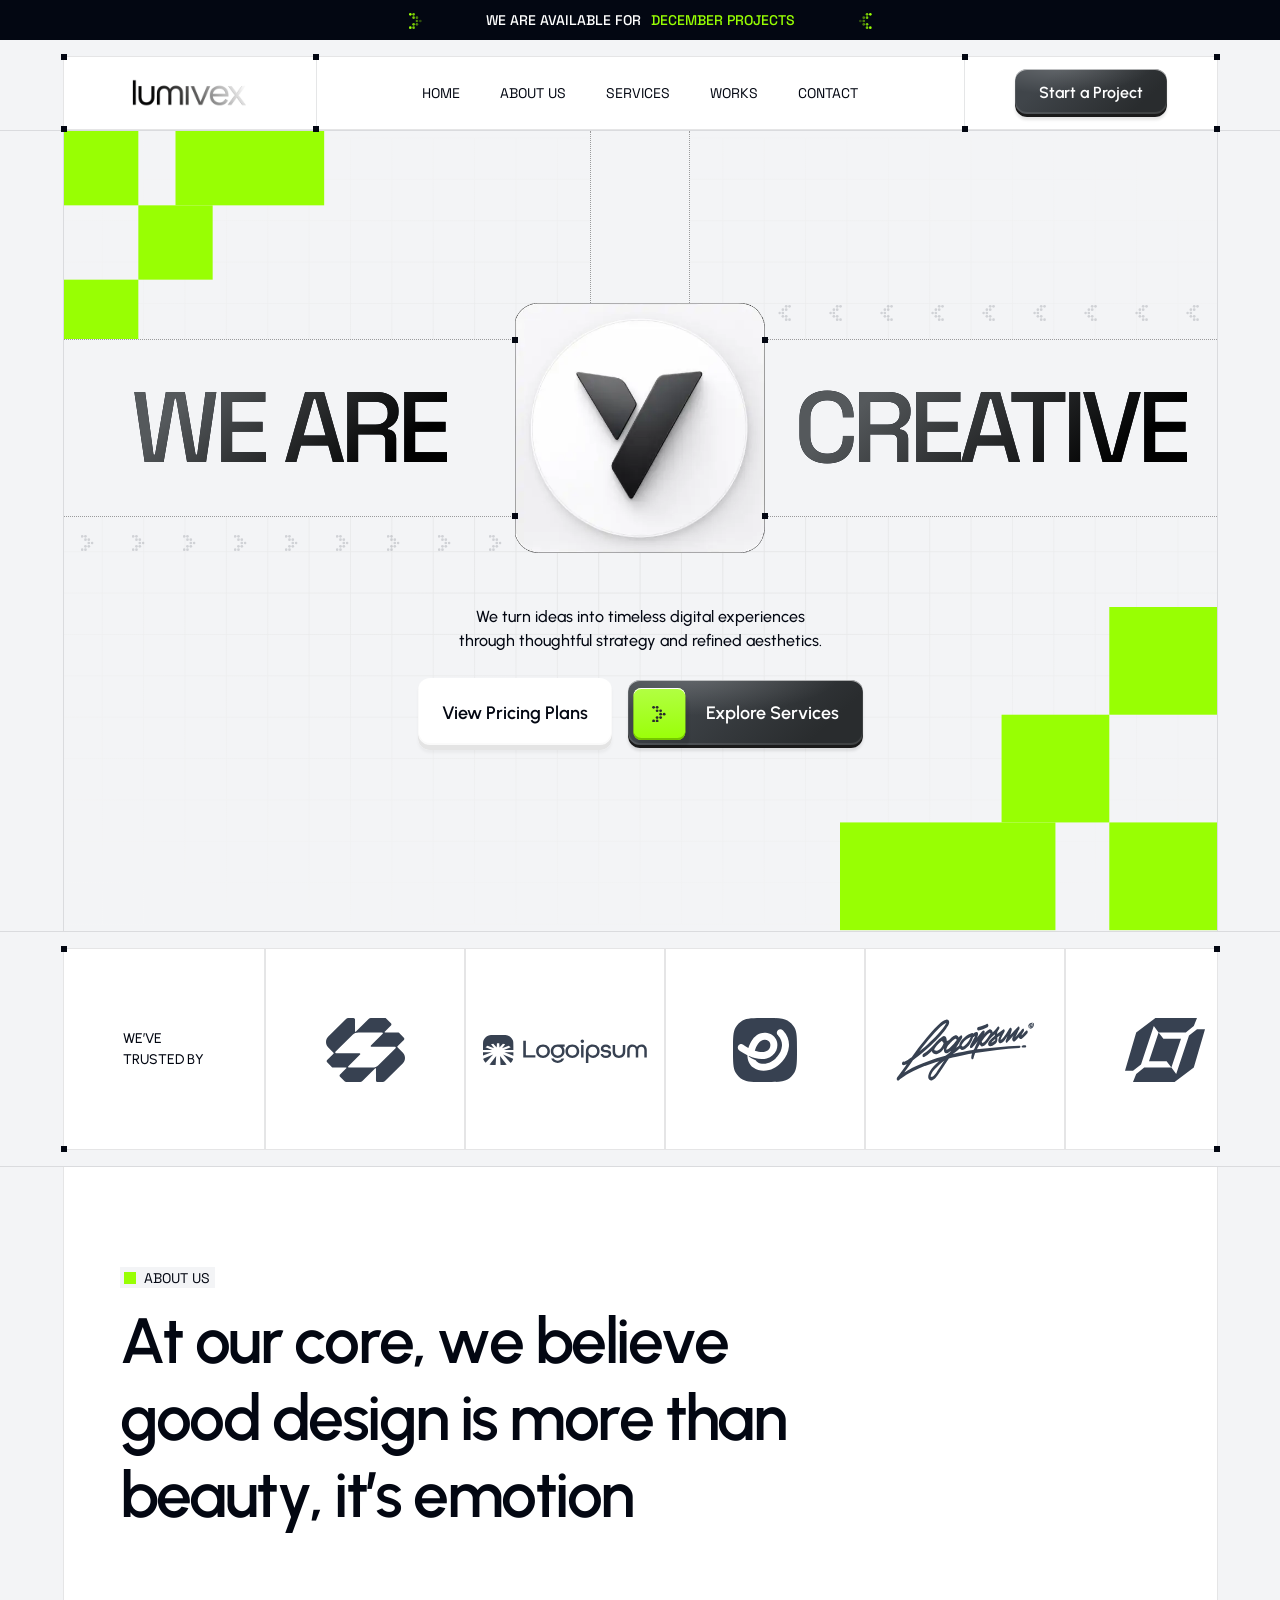
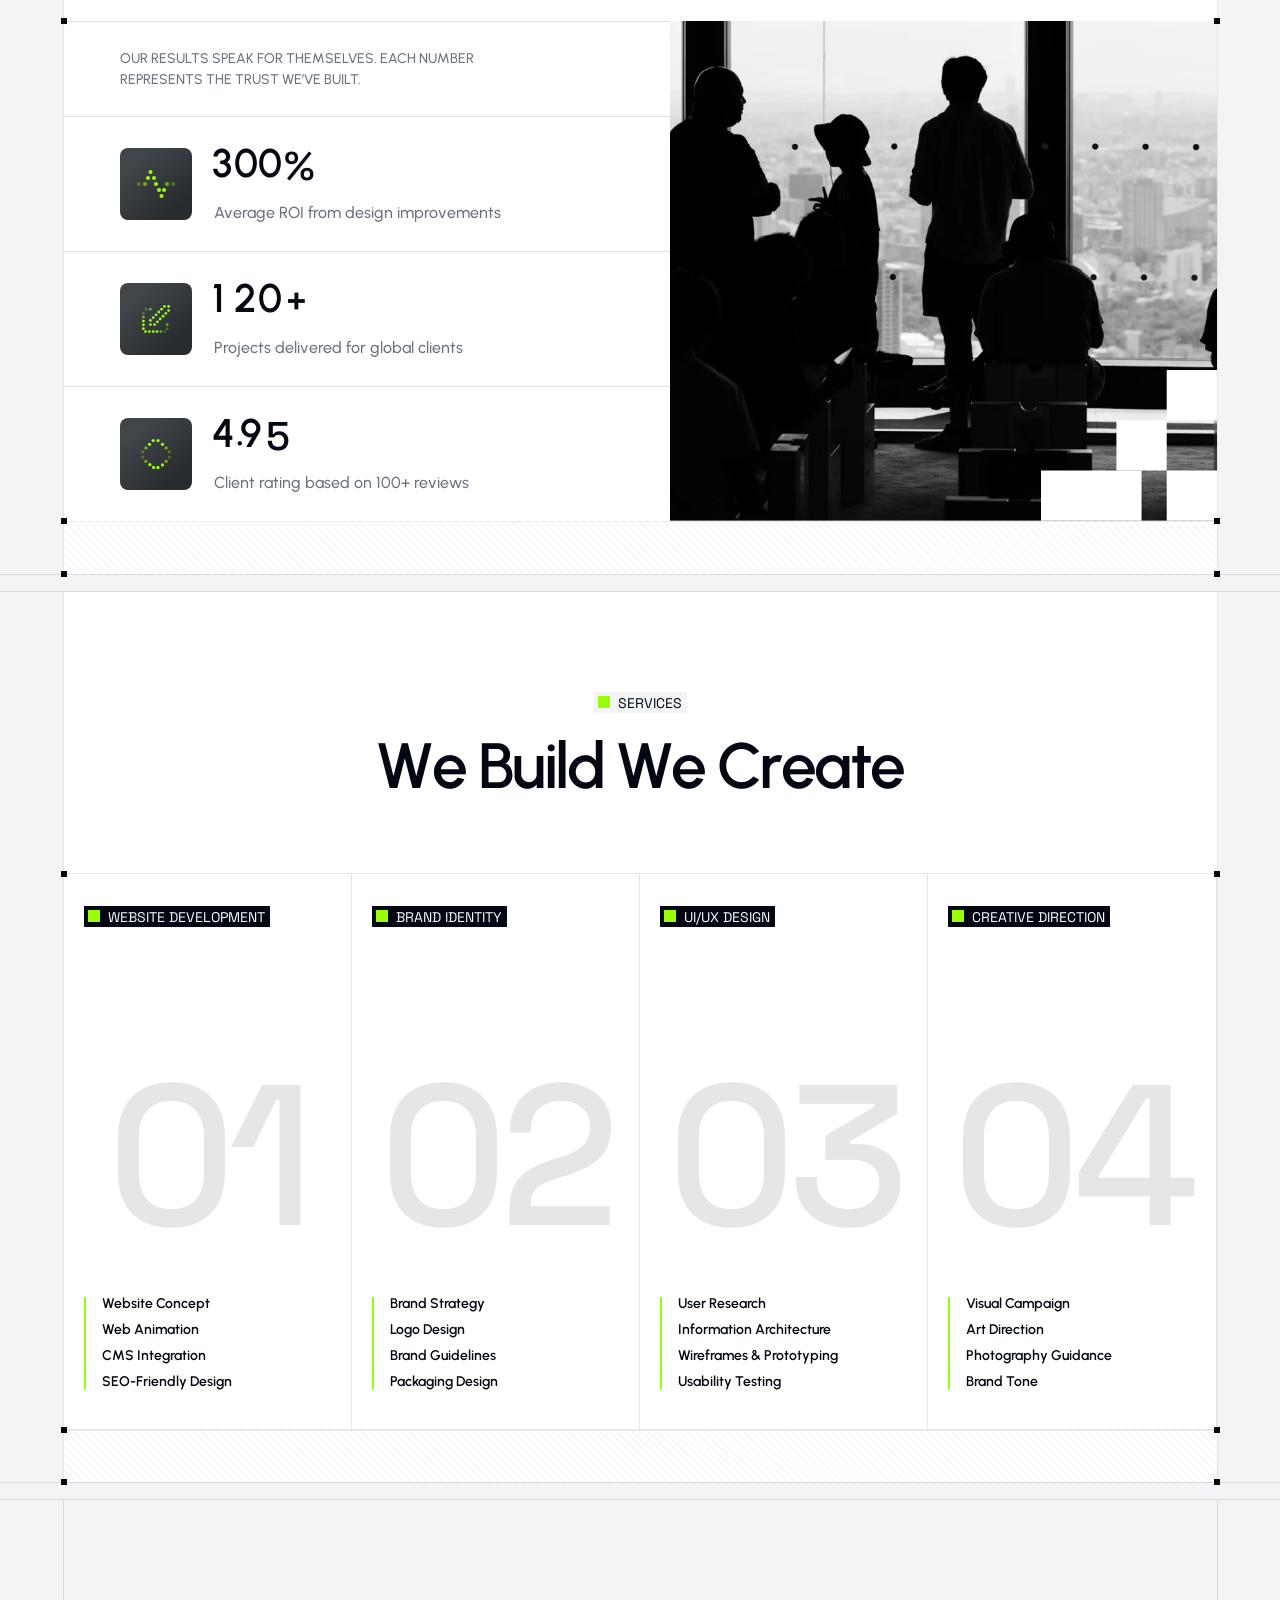
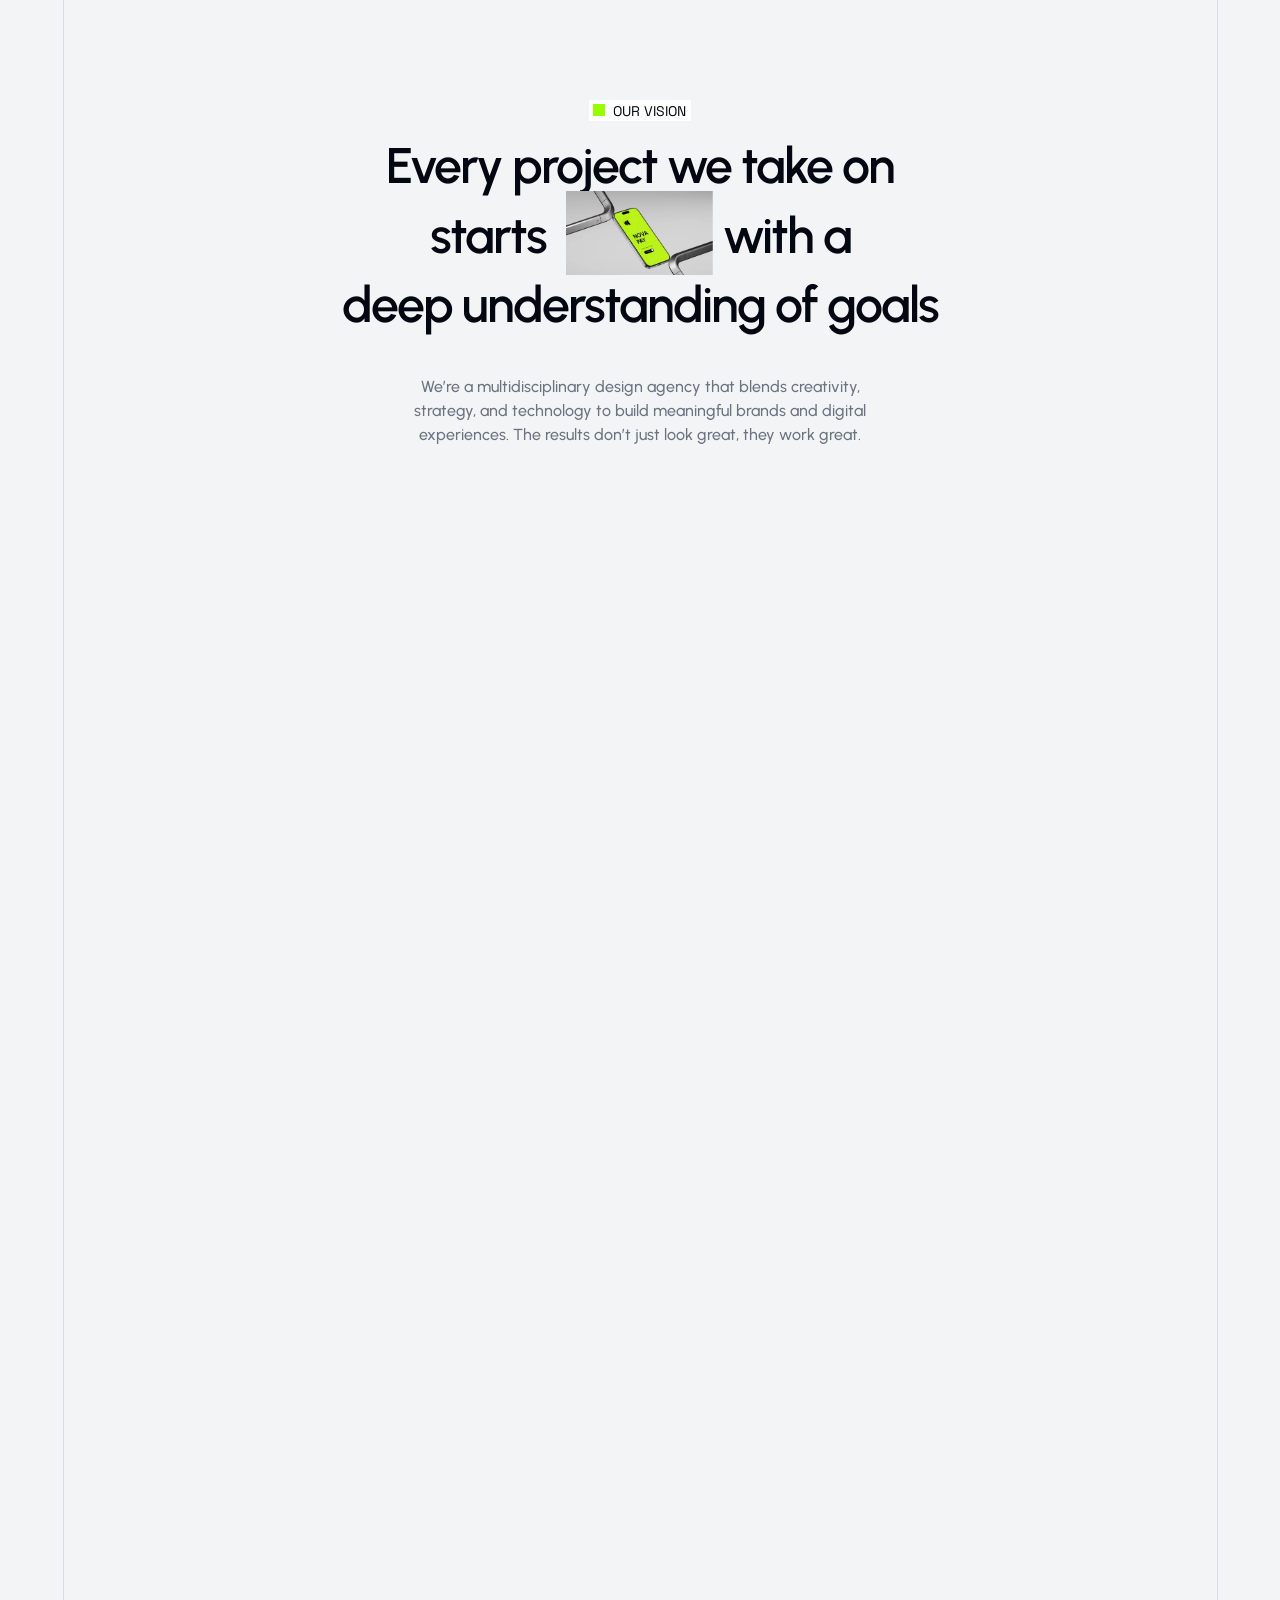
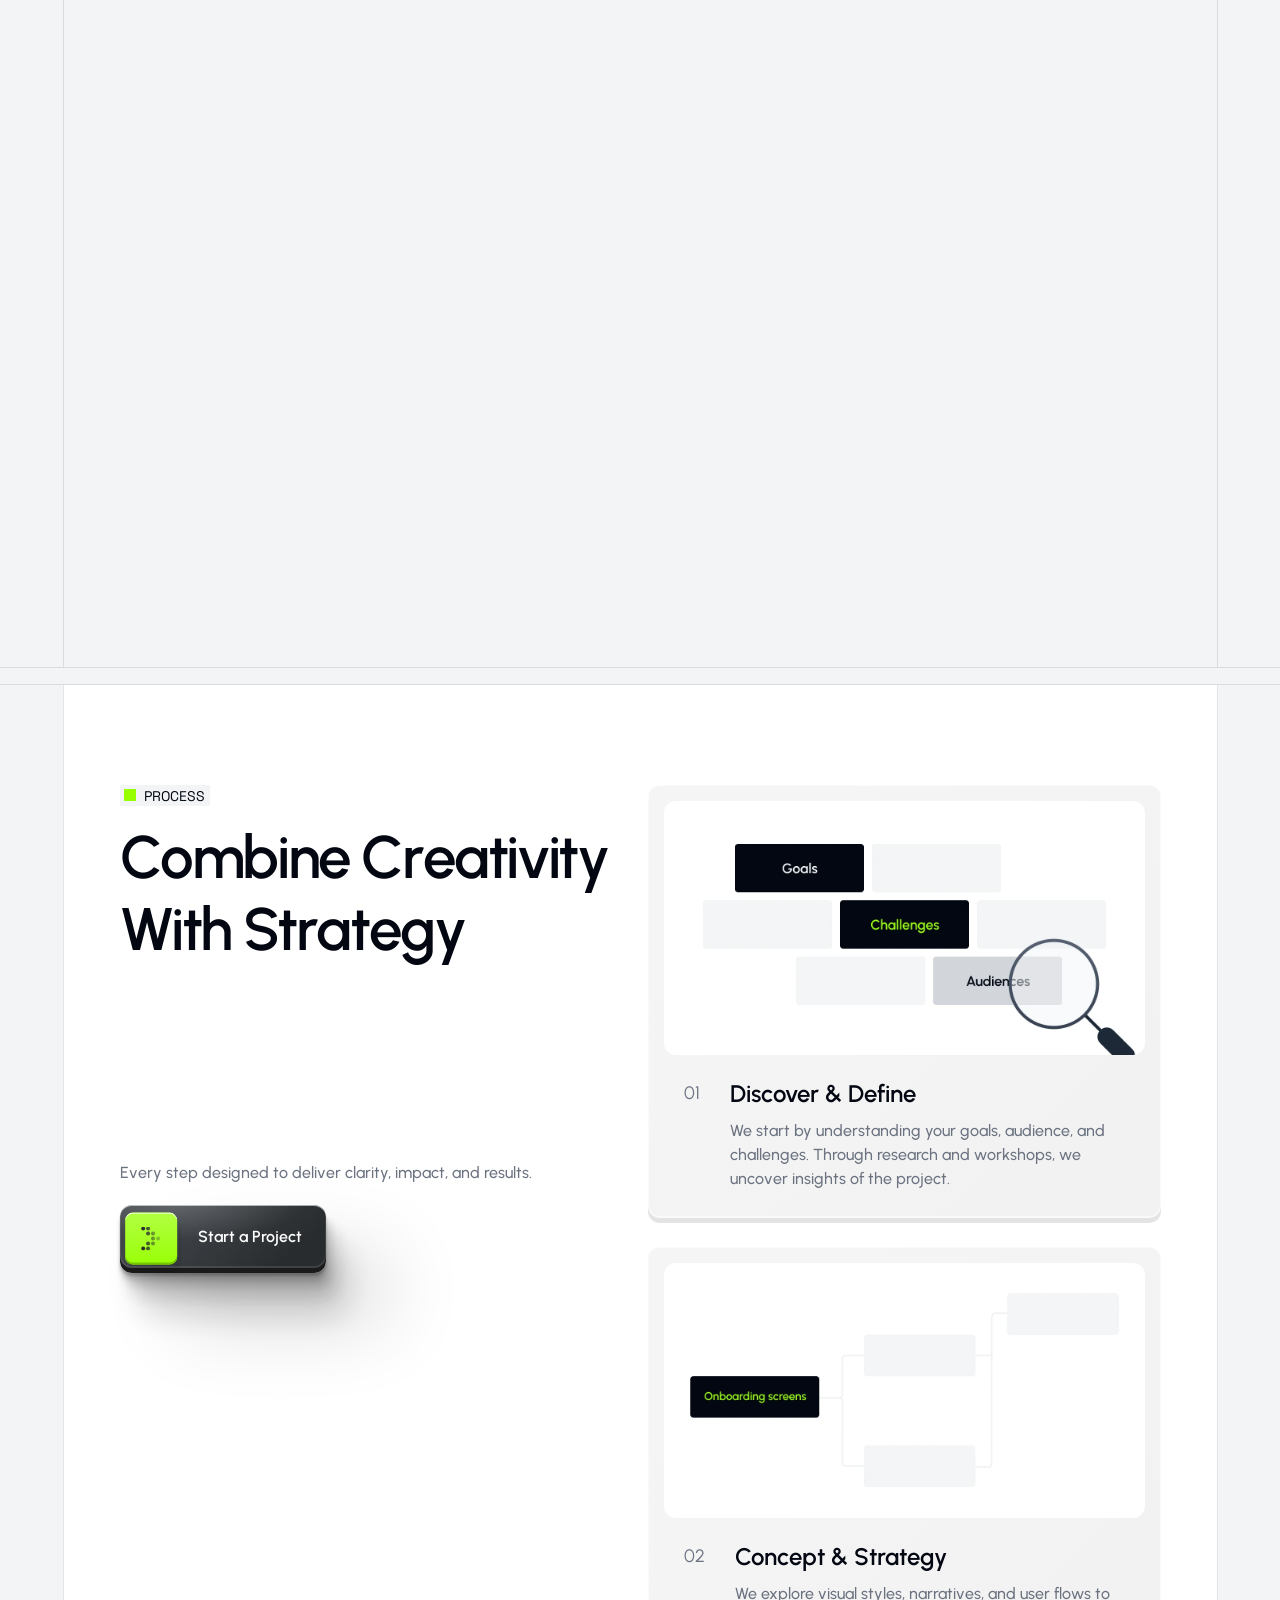
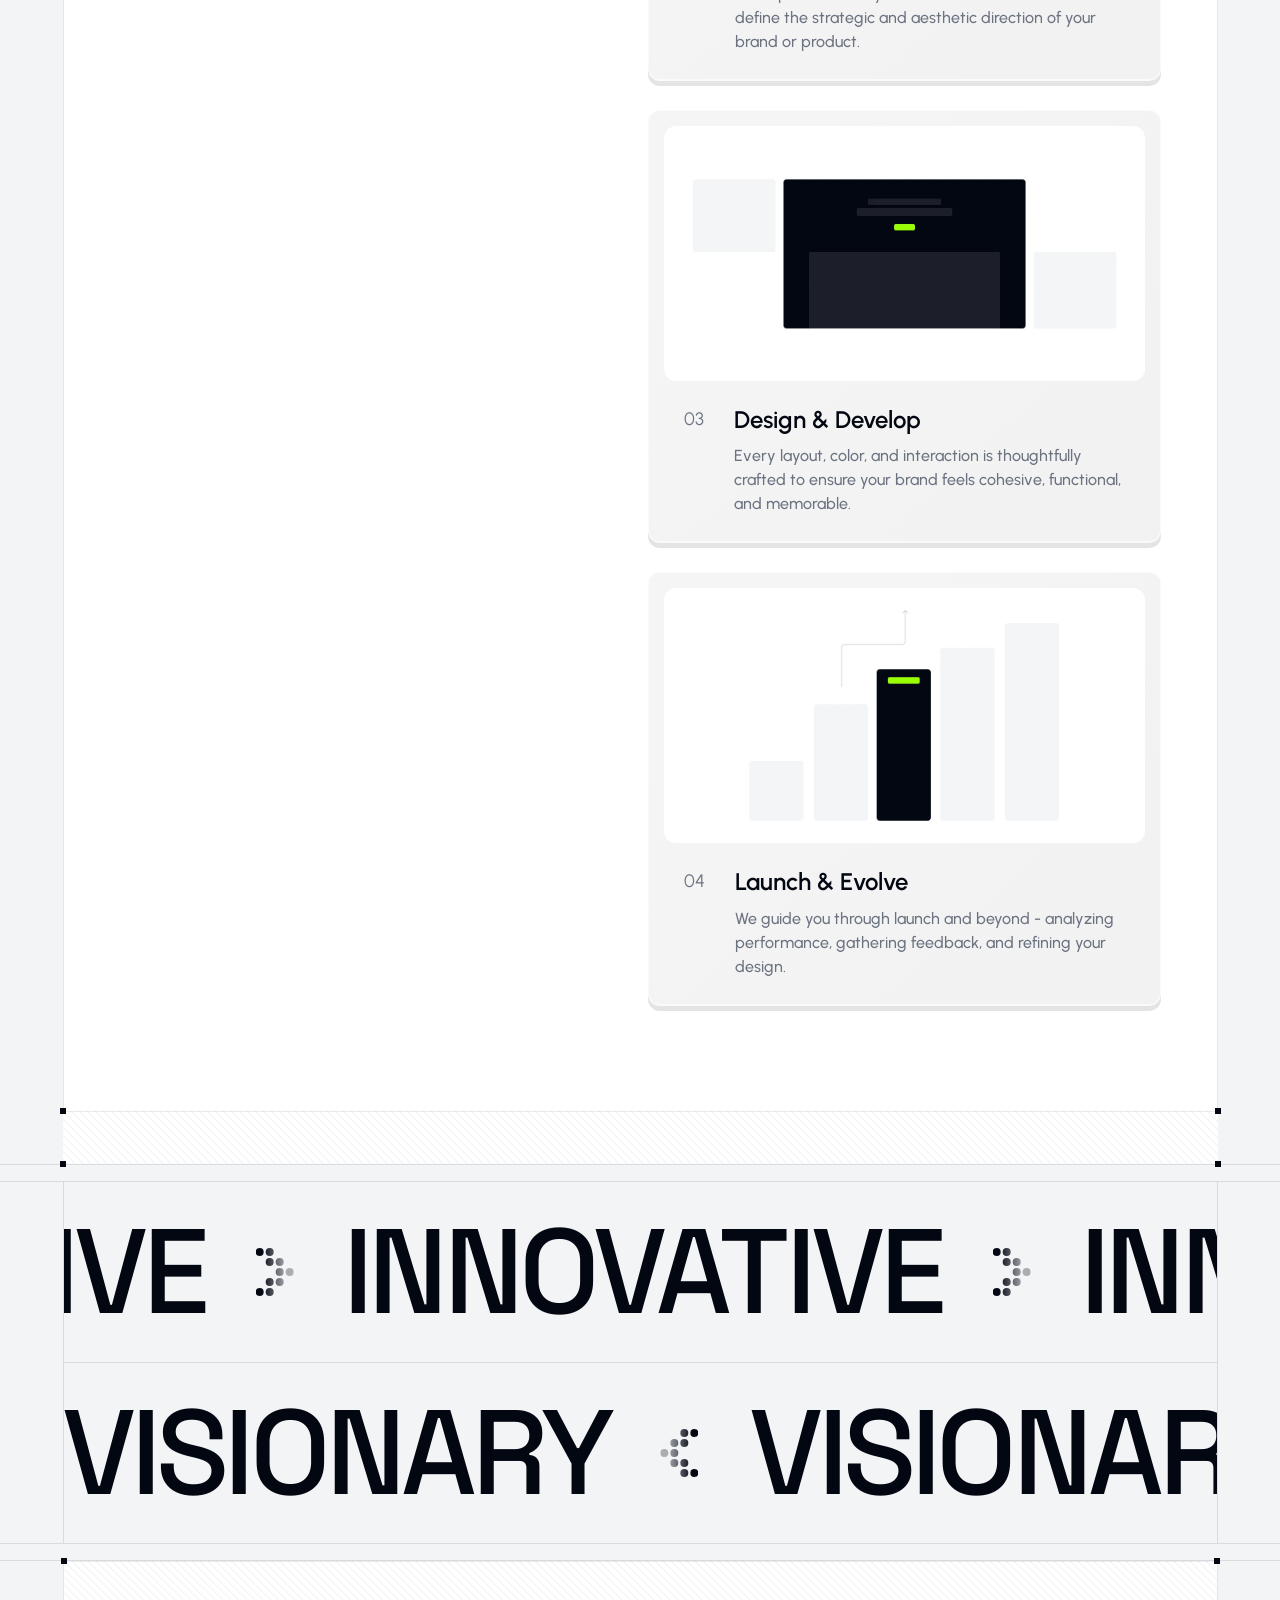
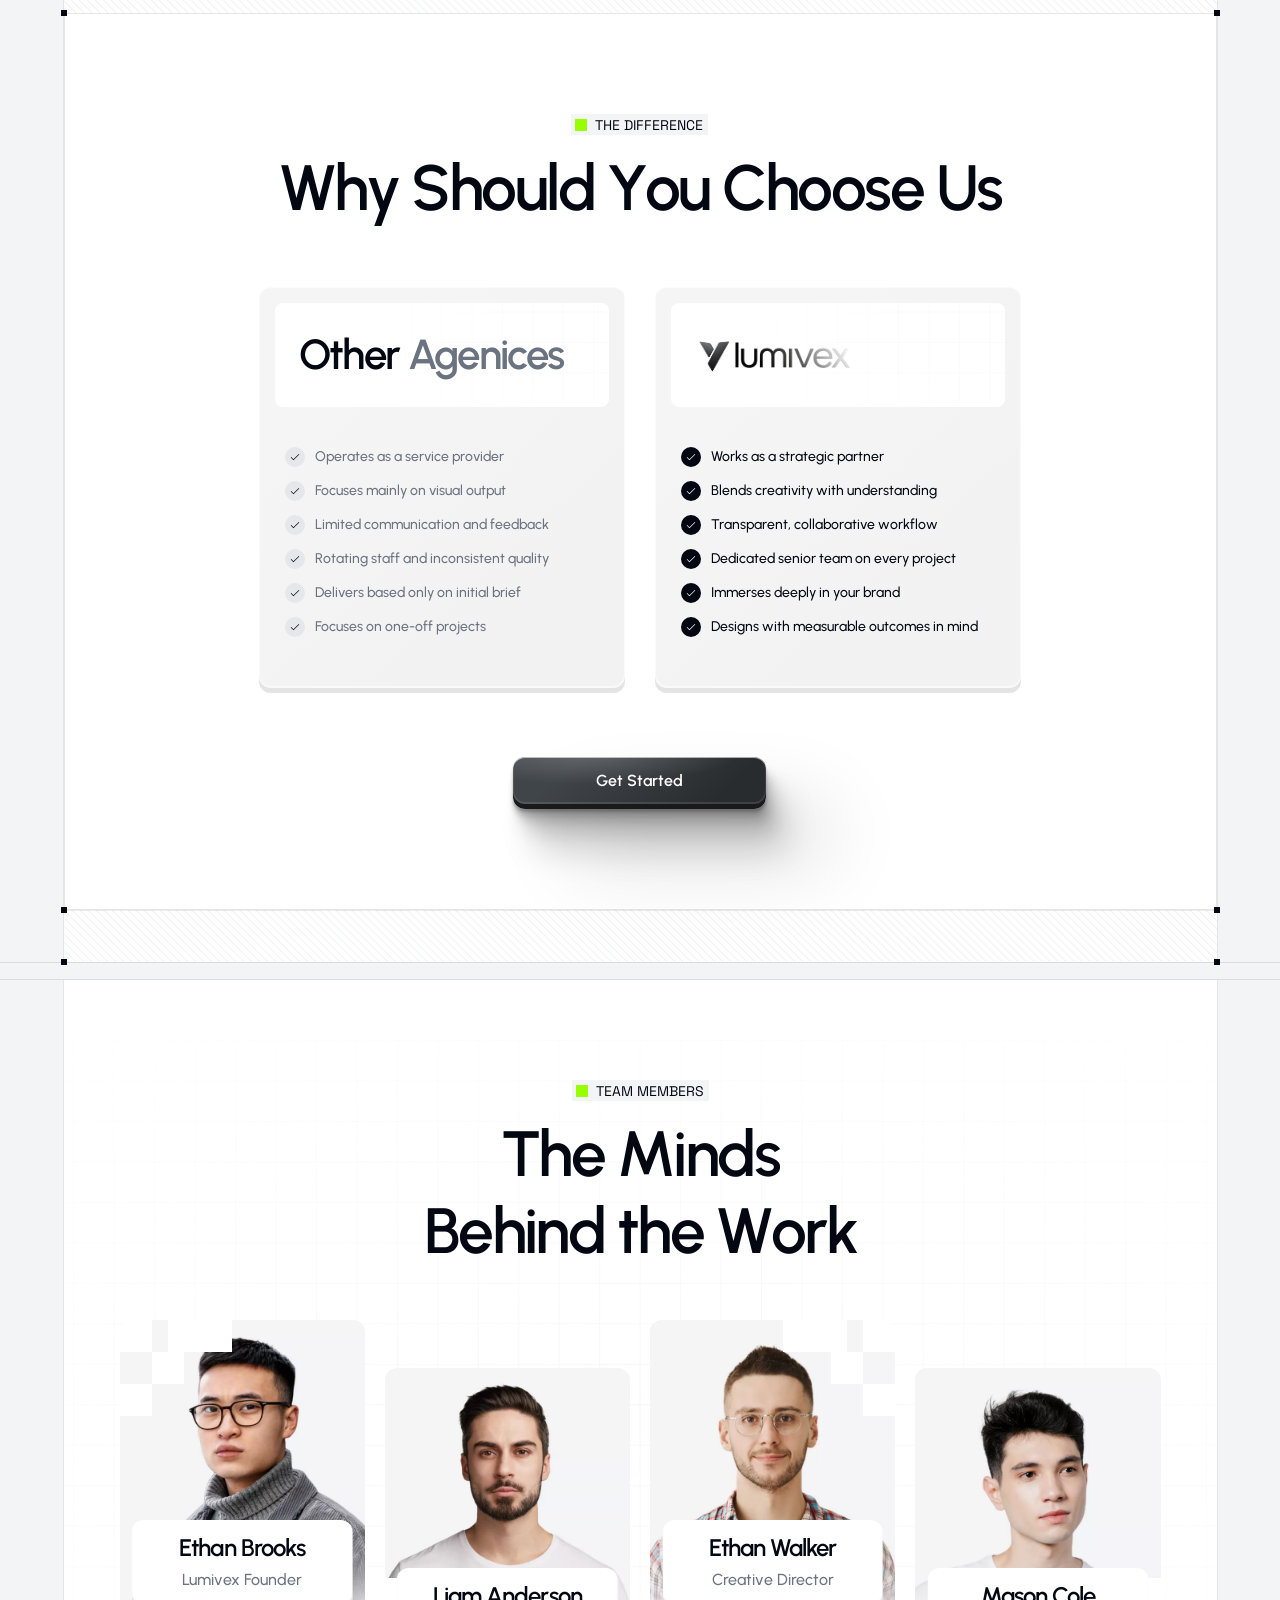
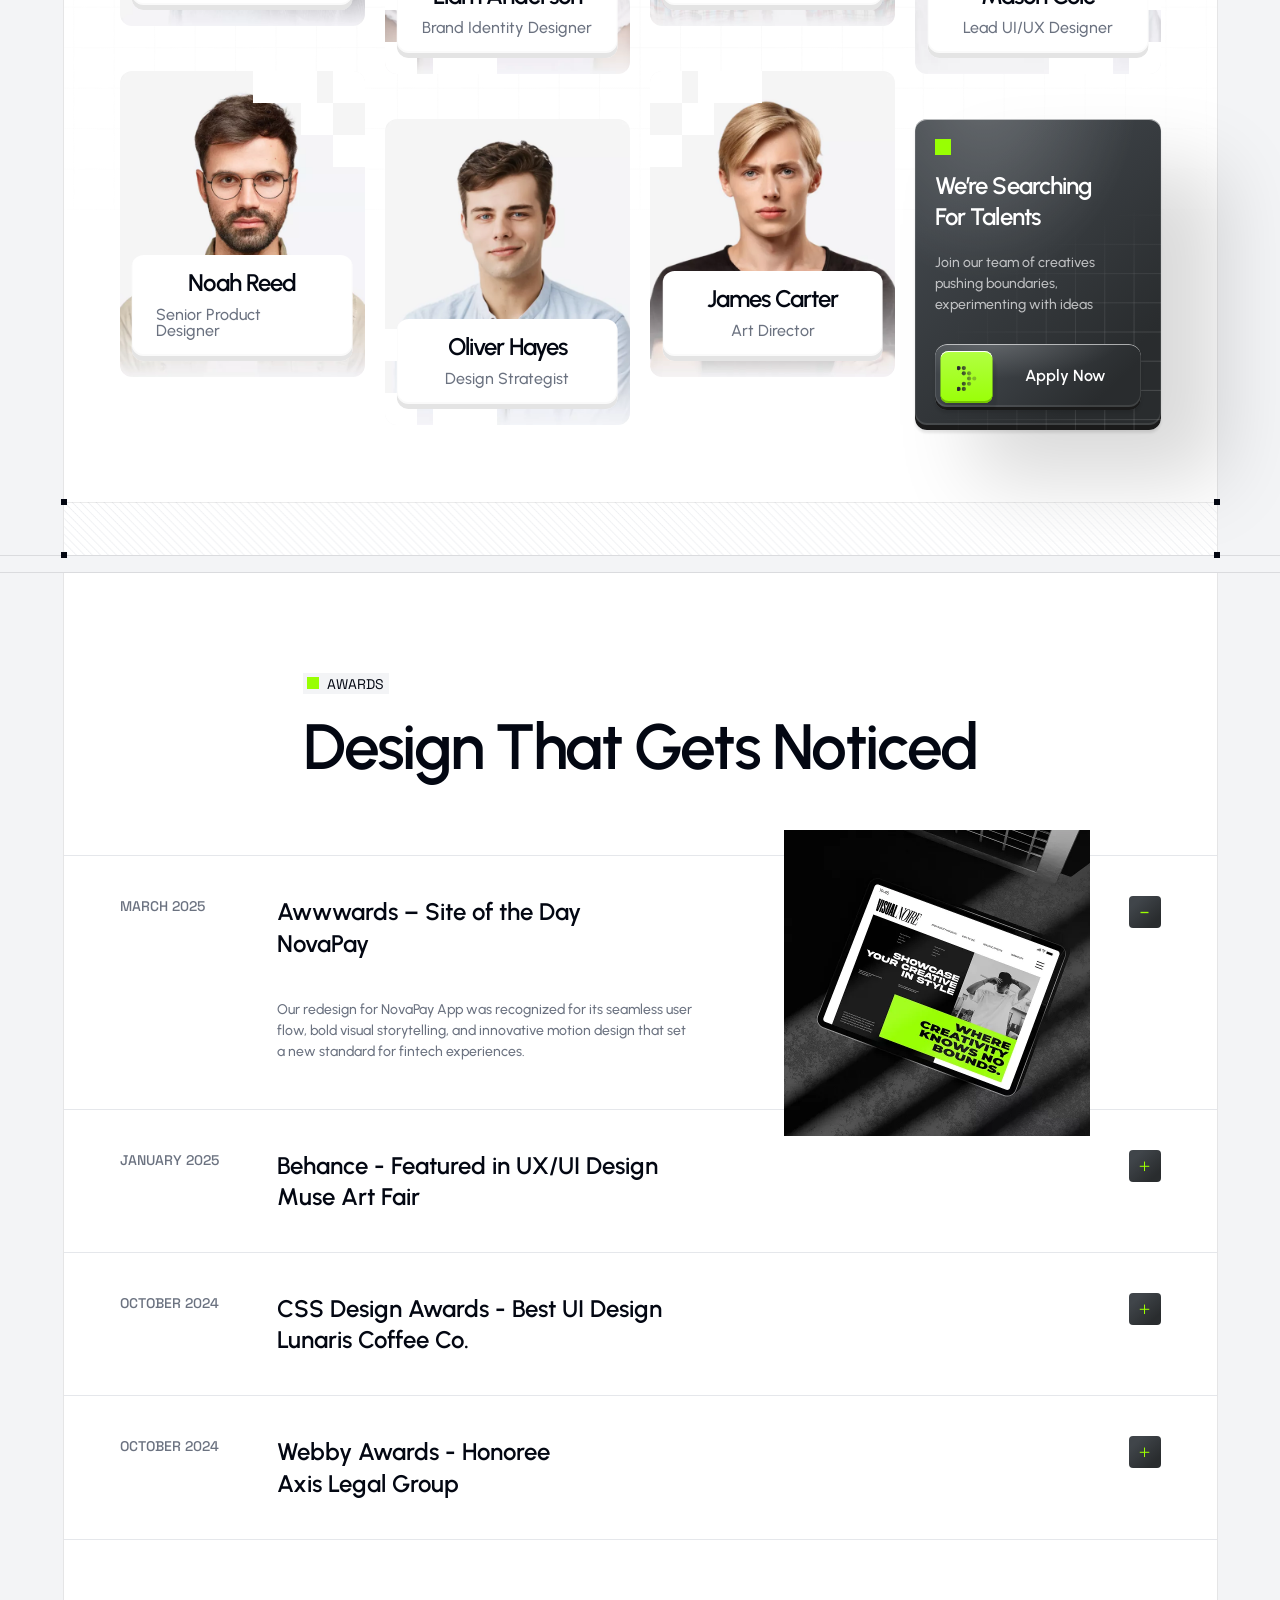
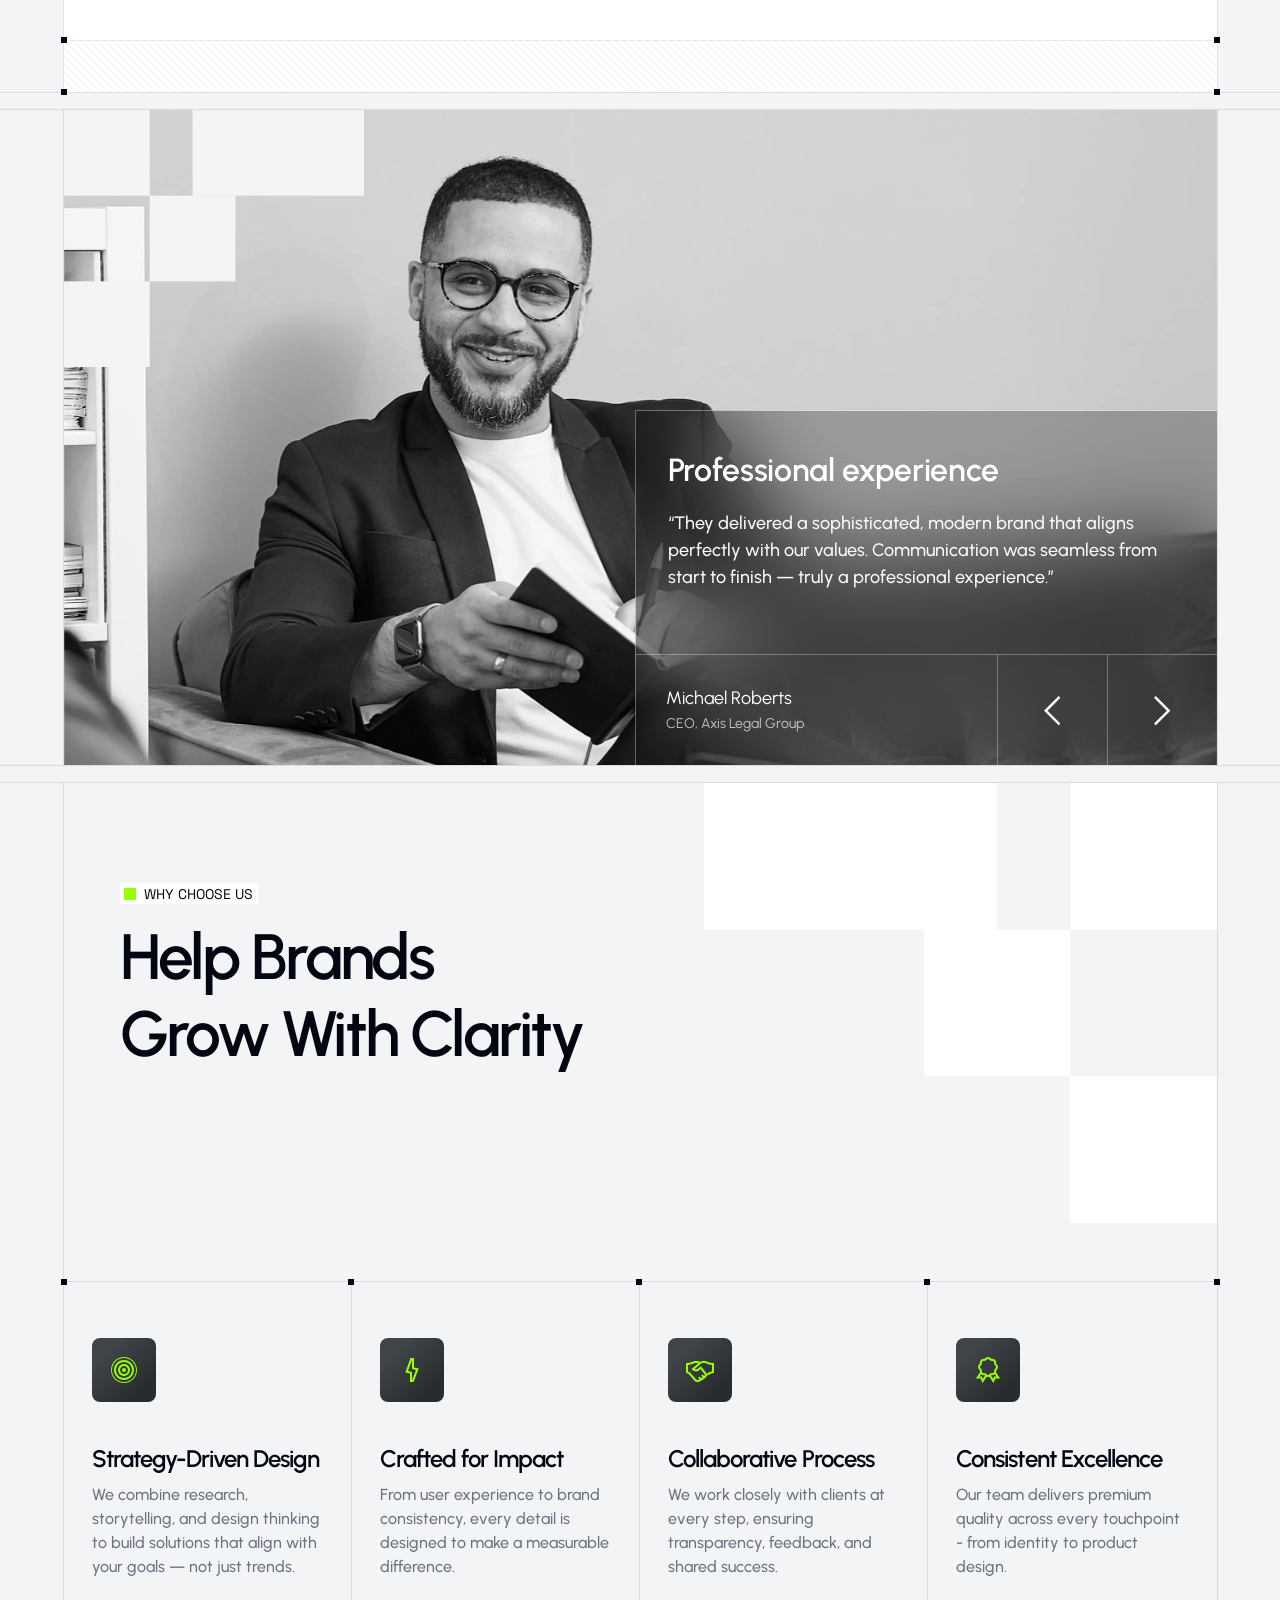
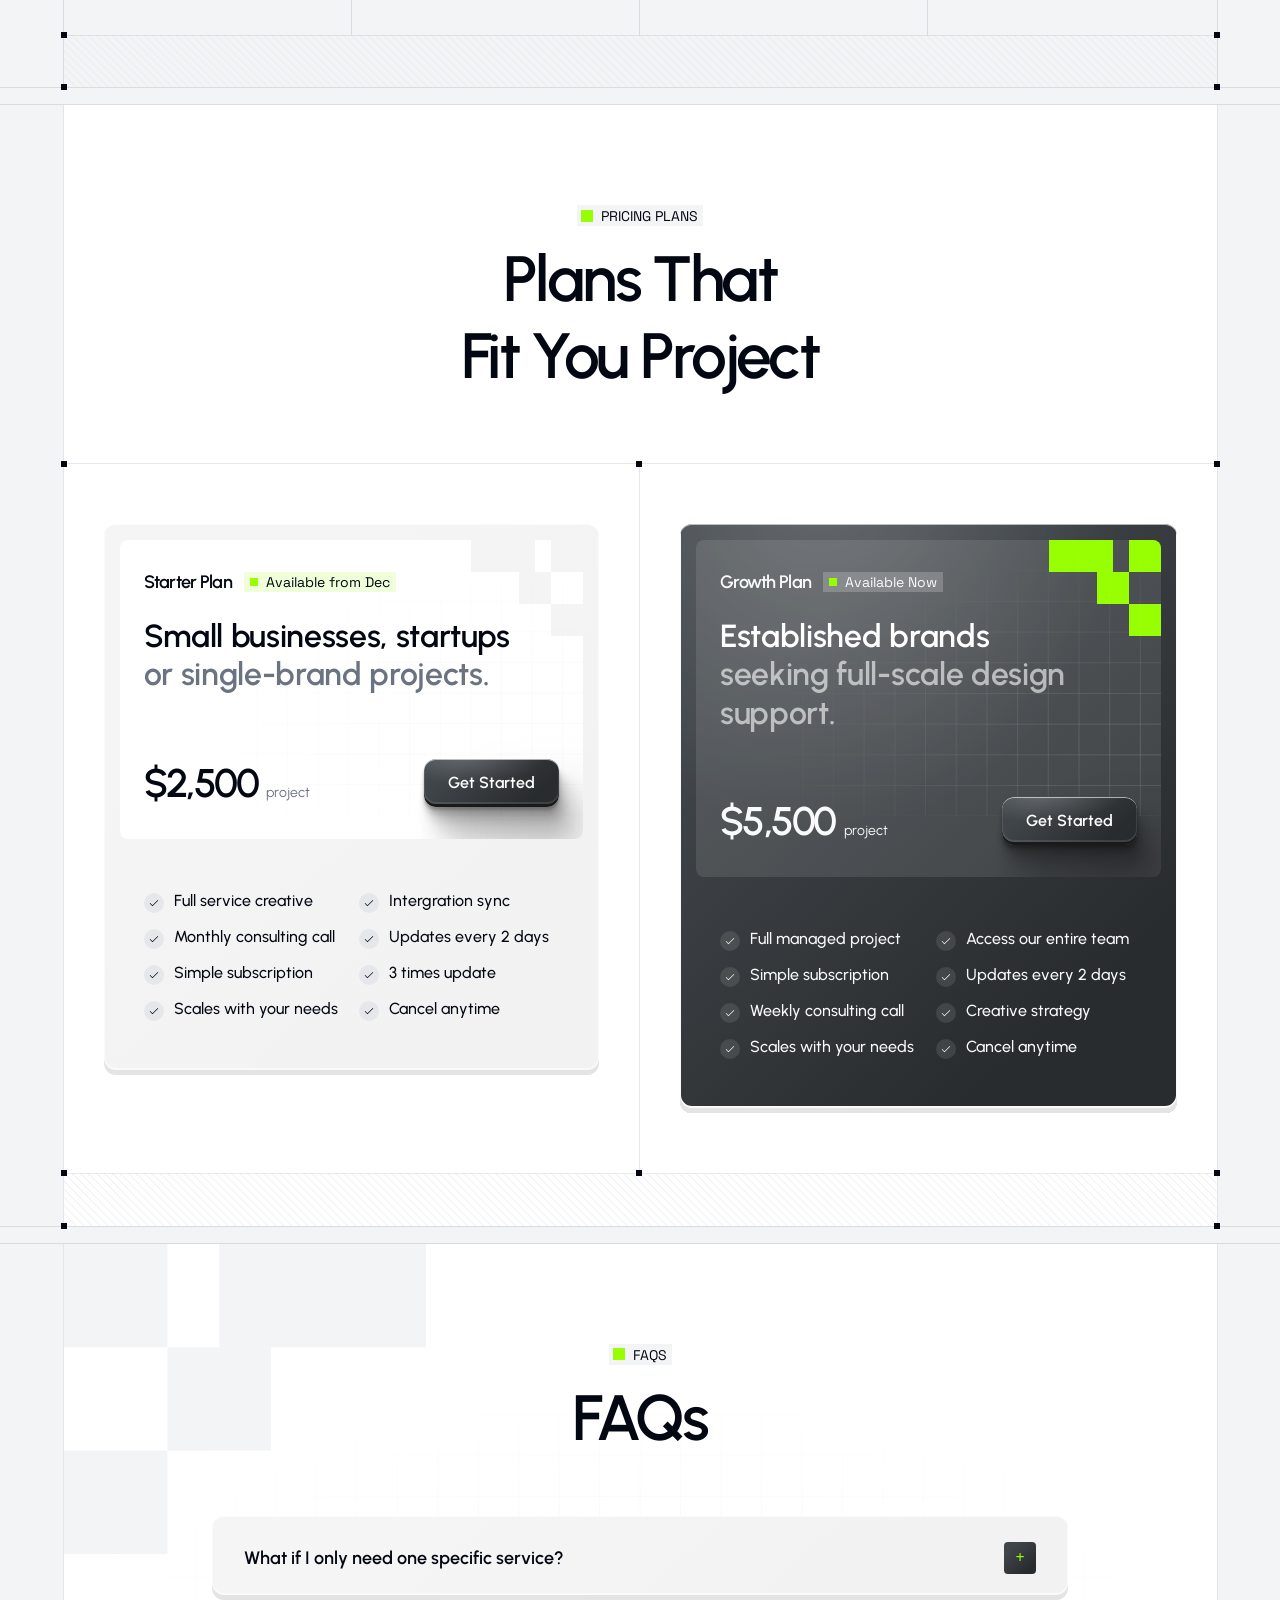
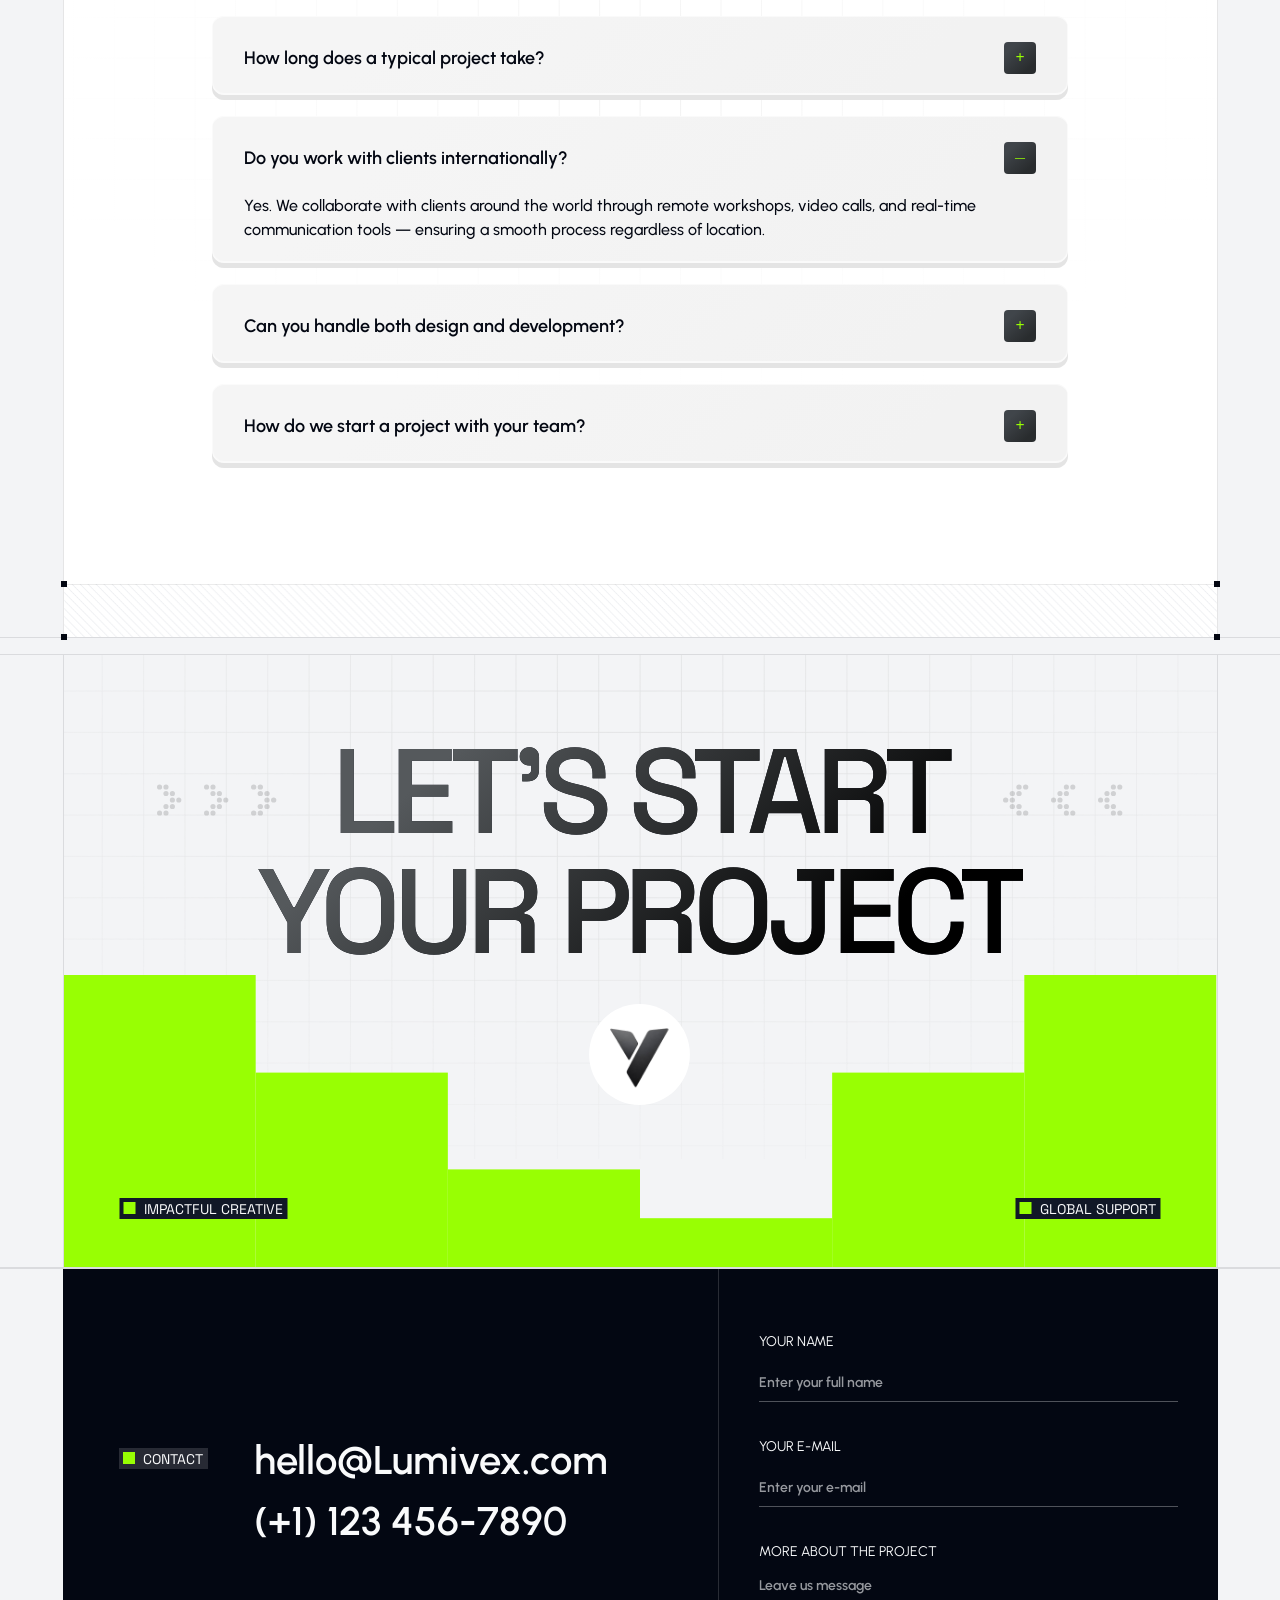
<file: index.html>
﻿<!DOCTYPE html>
<html lang="en">

<head>
    <meta charset="UTF-8">
    <meta name="viewport" content="width=device-width, initial-scale=1.0">
    <meta name="description" content="Your Ultimate Solution for Creative Agency">
    <link rel="shortcut icon" type="image/x-icon" href="assets/images/fav.svg">
    <title>Lumivex Agency HTML Template</title>
    <link rel="stylesheet" href="assets/css/index.css">
</head>

<body class="home-bg main-home onepage overflow-x-visible">

    <!-- Preloader -->
    <div class="preloader overflow-hidden">
        <div class="site-name"><span>Lumivex</span></div>
        <div class="preloader-gutters">
            <div class="bar">
                <div class="inner-bar"></div>
            </div>
            <div class="bar">
                <div class="inner-bar"></div>
            </div>
            <div class="bar">
                <div class="inner-bar"></div>
            </div>
            <div class="bar">
                <div class="inner-bar"></div>
            </div>
            <div class="bar">
                <div class="inner-bar"></div>
            </div>
            <div class="bar">
                <div class="inner-bar"></div>
            </div>
            <div class="bar">
                <div class="inner-bar"></div>
            </div>
            <div class="bar">
                <div class="inner-bar"></div>
            </div>
        </div>
    </div>

    <!-- Navbar -->
    <header class="header-style-one">
        <div class="header-top">
            <div class="header-top-inner">
                <div class="left-icon"><img src="assets/images/index/green-left.svg" alt=""></div>
                <p class="text">WE ARE AVAILABLE FOR <span>DECEMBER PROJECTS</span></p>
                <div class="right-icon"><img src="assets/images/index/green-right.svg" alt=""></div>
            </div>
        </div>
        <div class="container">
            <div class="header-style-one-wrapper">
                <div class="left-area square-dot">
                    <div class="logo-area">
                        <a href="index.html" class="logo">
                            <img src="assets/images/01_2.svg" alt="logo">
                        </a>
                    </div>
                    <span class="square-shape top-left"></span>
                    <span class="square-shape bottom-left"></span>
                    <span class="square-shape top-right"></span>
                    <span class="square-shape bottom-right"></span>
                </div>
                <nav class="main-nav-area">
                    <ul class="list-unstyled wpr-desktop-menu">
                        <li class="menu-item">
                            <a class="main-element" href="index.html" class="active">HOME</a>
                        </li>
                        <li class="menu-item"><a class="main-element" href="about.html">ABOUT US</a></li>
                        <li class="menu-item"><a class="main-element" href="service-details.html">SERVICES</a></li>
                        <li class="menu-item"><a class="main-element" href="work.html">WORKS</a></li>
                        <li class="menu-item"><a class="main-element" href="contact.html">CONTACT</a></li>
                    </ul>
                </nav>
                <div class="button-area-start square-dot">
                    <a href="#contact" class="wpr-btn btn-primary">
                        Start a Project
                    </a>
                    <div class="menu-btn d-flex d-lg-none d-md-flex d-sm-flex" id="menu-btn">
                        <span class="line one"></span>
                        <span class="line two"></span>
                    </div>
                    <span class="square-shape top-left"></span>
                    <span class="square-shape bottom-left"></span>
                    <span class="square-shape top-right"></span>
                    <span class="square-shape bottom-right"></span>
                </div>
                <div id="side-bar" class="side-bar">
                    <div class="sidebar-inner">
                        <div class="mobile-menu-main">
                            <nav class="nav-main mainmenu-nav">
                                <ul class="list-unstyled wpr-desktop-menu" id="mobile-menu">
                                    <li class="menu-item">
                                        <a class="main-element" href="index.html" class="active">HOME</a>
                                    </li>
                                    <li class="menu-item">
                                        <a class="main-element" href="about.html">ABOUT US</a>
                                    </li>
                                    <li class="menu-item">
                                        <a class="main-element" href="service-details.html">SERVICES</a>
                                    </li>
                                    <li class="menu-item">
                                        <a class="main-element" href="work.html">WORKS</a>
                                    </li>
                                    <li class="menu-item">
                                        <a class="main-element" href="contact.html">CONTACT</a>
                                    </li>
                                </ul>
                            </nav>
                        </div>
                        <div class="button-area">
                            <a href="contact.html" class="wpr-btn btn-primary">
                                Contact
                            </a>
                        </div>
                    </div>
                </div>
            </div>
        </div>
    </header>

    <!-- Hero -->
    <section class="wpr-banner-area">
        <div class="container">
            <div class="banner-content-area">
                <div class="top-shape wow fadeIn" data-wow-delay=".7s"></div>
                <h1 class="section-title">
                    <span class="left-area square-dot wow fadeInLeft" data-wow-delay=".7s">
                        <span class="text">We ARE</span>
                        <span class="square-shape top-right"></span>
                        <span class="square-shape bottom-right"></span>
                        <span class="arrow-track right">
                            <span class="arrow"><img src="assets/images/index/arrow-right.svg" alt=""></span>
                            <span class="arrow"><img src="assets/images/index/arrow-right.svg" alt=""></span>
                            <span class="arrow"><img src="assets/images/index/arrow-right.svg" alt=""></span>
                            <span class="arrow"><img src="assets/images/index/arrow-right.svg" alt=""></span>
                            <span class="arrow"><img src="assets/images/index/arrow-right.svg" alt=""></span>
                            <span class="arrow"><img src="assets/images/index/arrow-right.svg" alt=""></span>
                            <span class="arrow"><img src="assets/images/index/arrow-right.svg" alt=""></span>
                            <span class="arrow"><img src="assets/images/index/arrow-right.svg" alt=""></span>
                            <span class="arrow"><img src="assets/images/index/arrow-right.svg" alt=""></span>
                            <span class="arrow"><img src="assets/images/index/arrow-right.svg" alt=""></span>
                            <span class="arrow"><img src="assets/images/index/arrow-right.svg" alt=""></span>
                        </span>
                    </span>
                    <span class="mid-icon wow scaleIn" data-wow-delay=".7s">
                        <span class="inner">
                            <img src="assets/images/index/center-hero.webp" width="303" alt="">
                        </span>
                    </span>
                    <span class="right-area square-dot wow fadeInRight" data-wow-delay=".7s">
                        <span class="arrow-track right">
                            <span class="arrow"><img src="assets/images/index/arrow-left.svg" alt=""></span>
                            <span class="arrow"><img src="assets/images/index/arrow-left.svg" alt=""></span>
                            <span class="arrow"><img src="assets/images/index/arrow-left.svg" alt=""></span>
                            <span class="arrow"><img src="assets/images/index/arrow-left.svg" alt=""></span>
                            <span class="arrow"><img src="assets/images/index/arrow-left.svg" alt=""></span>
                            <span class="arrow"><img src="assets/images/index/arrow-left.svg" alt=""></span>
                            <span class="arrow"><img src="assets/images/index/arrow-left.svg" alt=""></span>
                            <span class="arrow"><img src="assets/images/index/arrow-left.svg" alt=""></span>
                            <span class="arrow"><img src="assets/images/index/arrow-left.svg" alt=""></span>
                            <span class="arrow"><img src="assets/images/index/arrow-left.svg" alt=""></span>
                            <span class="arrow"><img src="assets/images/index/arrow-left.svg" alt=""></span>
                        </span>
                        <span class="text">CREATIVE</span>
                        <span class="square-shape top-left"></span>
                        <span class="square-shape bottom-left"></span>
                    </span>
                </h1>
                <div class="text-area wow fadeInUp" data-wow-delay="1s">
                    <p class="desc"> We turn ideas into timeless digital experiences <br> through thoughtful strategy
                        and refined aesthetics.</p>
                    <div class="button-area">
                        <a href="#pricing" class="wpr-btn btn-white">View Pricing Plans</a>
                        <a href="#services" class="wpr-btn btn-primary with-icon">
                            <div class="inner">
                                <div class="icon">
                                    <span>
                                        <img src="assets/images/index/button-arrow.svg" alt="">
                                    </span>
                                    <span>
                                        <img src="assets/images/index/button-arrow.svg" alt="">
                                    </span>
                                    <span>
                                        <img src="assets/images/index/button-arrow.svg" alt="">
                                    </span>
                                    <span>
                                        <img src="assets/images/index/button-arrow.svg" alt="">
                                    </span>
                                    <span>
                                        <img src="assets/images/index/button-arrow.svg" alt="">
                                    </span>
                                    <span>
                                        <img src="assets/images/index/button-arrow.svg" alt="">
                                    </span>
                                </div>
                            </div>
                            Explore Services
                        </a>
                    </div>
                </div>
                <div class="bg-shape">
                    <img src="assets/images/index/bg-shape.svg" alt="">
                </div>
                <div class="banner-shape-area">
                    <img src="assets/images/index/shape-01.svg" alt="" class="one wow fadeInLeft" data-wow-delay=".2s">
                    <img src="assets/images/index/shape-02.svg" alt="" class="two wow fadeInRight" data-wow-delay=".2s">
                </div>
            </div>
        </div>
    </section>

    <!-- Brand / Trusted By -->
    <div class="wpr-brand-area mb--16">
        <div class="container">
            <div class="section-inner square-dot">
                <div class="left-text">
                    <p>WE’VE <br> TRUSTED BY</p>
                </div>
                <div class="right-marquee-area">
                    <div class="brand-inner">
                        <div class="brand-wrapper">
                            <img src="assets/images/index/01.svg" alt="">
                        </div>
                        <div class="brand-wrapper">
                            <img src="assets/images/index/02_1.svg" alt="">
                        </div>
                        <div class="brand-wrapper">
                            <img src="assets/images/index/03_1.svg" alt="">
                        </div>
                        <div class="brand-wrapper">
                            <img src="assets/images/index/04.svg" alt="">
                        </div>
                        <div class="brand-wrapper">
                            <img src="assets/images/index/05.svg" alt="">
                        </div>
                        <div class="brand-wrapper">
                            <img src="assets/images/index/06.svg" alt="">
                        </div>
                        <div class="brand-wrapper">
                            <img src="assets/images/index/01.svg" alt="">
                        </div>
                        <div class="brand-wrapper">
                            <img src="assets/images/index/02_1.svg" alt="">
                        </div>
                        <div class="brand-wrapper">
                            <img src="assets/images/index/03_1.svg" alt="">
                        </div>
                        <div class="brand-wrapper">
                            <img src="assets/images/index/04.svg" alt="">
                        </div>
                        <div class="brand-wrapper">
                            <img src="assets/images/index/05.svg" alt="">
                        </div>
                        <div class="brand-wrapper">
                            <img src="assets/images/index/06.svg" alt="">
                        </div>
                    </div>
                </div>
                <span class="square-shape top-left"></span>
                <span class="square-shape bottom-left"></span>
                <span class="square-shape top-right"></span>
                <span class="square-shape bottom-right"></span>
            </div>
        </div>
    </div>

    <!-- About -->
    <section id="about" class="wpr-about-area mb--16">
        <div class="container">
            <div class="section-inner bg-white border-1">
                <div class="section-top-area">
                    <div class="section-title-area">
                        <p class="sub-title">ABOUT US</p>
                        <h2 class="section-title second-font font-semi-bold text-normal quote">At our core, we believe
                            good
                            design is more than beauty, it’s emotion</h2>
                    </div>
                </div>
                <div class="about-bottom-content square-dot">
                    <div class="left-area">
                        <ul>
                            <li class="border-top">
                                <p class="top-description">OUR RESULTS SPEAK FOR THEMSELVES. EACH NUMBER <br> REPRESENTS
                                    THE TRUST WE’VE BUILT.</p>
                            </li>
                            <li class="border-top with-icon">
                                <div class="icon"><img src="assets/images/index/01_1.svg" alt=""></div>
                                <div class="text">
                                    <h2 class="h4 title"><span class="odometer second-font font-semi-bold"
                                            data-count="300">00</span>%</h2>
                                    <p class="desc">Average ROI from design improvements</p>
                                </div>
                            </li>
                            <li class="border-top with-icon">
                                <div class="icon"><img src="assets/images/index/02.svg" alt=""></div>
                                <div class="text">
                                    <h2 class="h4 title"><span class="odometer second-font font-semi-bold"
                                            data-count="120">00</span>+</h2>
                                    <p class="desc">Projects delivered for global clients</p>
                                </div>
                            </li>
                            <li class="border-top with-icon">
                                <div class="icon"><img src="assets/images/index/03.svg" alt=""></div>
                                <div class="text">
                                    <h2 class="h4 title"><span class="odometer second-font font-semi-bold"
                                            data-count="4.9">00</span><span class="prefix"> 5</span></h2>
                                    <p class="desc">Client rating based on 100+ reviews</p>
                                </div>
                            </li>
                        </ul>
                    </div>
                    <div class="right-area">
                        <div class="image-area">
                            <img src="assets/images/index/01_2.webp" width="802" alt="">
                            <img class="image-shape-right-bottom" src="assets/images/index/shape-01_1.svg" alt="">
                        </div>
                    </div>
                    <span class="square-shape top-left"></span>
                    <span class="square-shape bottom-left"></span>
                    <span class="square-shape top-right"></span>
                    <span class="square-shape bottom-right"></span>
                </div>
                <div class="bottom-shape-area square-dot">
                    <img src="assets/images/index/shape-02_2.svg" alt="">
                    <span class="square-shape top-left"></span>
                    <span class="square-shape bottom-left"></span>
                    <span class="square-shape top-right"></span>
                    <span class="square-shape bottom-right"></span>
                </div>
            </div>
        </div>
    </section>

    <!-- Services -->
    <section id="services" class="wpr-services-area mb--16">
        <div class="container">
            <div class="section-inner bg-white border-1">
                <div class="section-top-area">
                    <div class="section-title-area center-style">
                        <p class="sub-title">SERVICES</p>
                        <h2 class="section-title second-font font-semi-bold text-normal wpr-text-anime-style-1">We Build
                            We Create </h2>
                    </div>
                </div>
                <div class="section-bottom-content square-dot">
                    <div class="service-wrapper wow fadeInRight" data-wow-delay=".2s">
                        <div class="image-area">
                            <img src="assets/images/index/01_1.webp" alt="">
                        </div>
                        <div class="content">
                            <div class="top">
                                <p class="tag">WEBSITE DEVELOPMENT</p>
                                <p class="desc">We create digital experiences that are visually striking, intuitive, and
                                    conversion-focused.</p>
                            </div>
                            <div class="mid">
                                <h2>01</h2>
                            </div>
                            <div class="bottom">
                                <ul>
                                    <li>Website Concept</li>
                                    <li>Web Animation</li>
                                    <li>CMS Integration</li>
                                    <li>SEO-Friendly Design</li>
                                </ul>
                                <a href="service-details.html" class="service-btn-area">
                                    <svg width="10" height="18" viewBox="0 0 10 18" fill="none"
                                        xmlns="http://www.w3.org/2000/svg">
                                        <path
                                            d="M1.07812 0L0 1.07812L7.71094 8.78906L0 16.5L1.07812 17.5781L9.32812 9.32812L9.84375 8.78906L9.32812 8.25L1.07812 0Z"
                                            fill="black"></path>
                                    </svg>
                                </a>
                            </div>
                        </div>
                    </div>
                    <div class="service-wrapper wow fadeInRight" data-wow-delay=".4s">
                        <div class="image-area">
                            <img src="assets/images/index/02_3.webp" alt="">
                        </div>
                        <div class="content">
                            <div class="top">
                                <p class="tag">BRAND IDENTITY</p>
                                <p class="desc">We build distinctive visual systems that tell your story and strengthen
                                    your brand.</p>
                            </div>
                            <div class="mid">
                                <h2>02</h2>
                            </div>
                            <div class="bottom">
                                <ul>
                                    <li>Brand Strategy</li>
                                    <li>Logo Design</li>
                                    <li>Brand Guidelines</li>
                                    <li>Packaging Design</li>
                                </ul>
                                <a href="service-details.html" class="service-btn-area">
                                    <svg width="10" height="18" viewBox="0 0 10 18" fill="none"
                                        xmlns="http://www.w3.org/2000/svg">
                                        <path
                                            d="M1.07812 0L0 1.07812L7.71094 8.78906L0 16.5L1.07812 17.5781L9.32812 9.32812L9.84375 8.78906L9.32812 8.25L1.07812 0Z"
                                            fill="black"></path>
                                    </svg>
                                </a>
                            </div>
                        </div>
                    </div>
                    <div class="service-wrapper wow fadeInRight" data-wow-delay=".6s">
                        <div class="image-area">
                            <img src="assets/images/index/03_3.webp" alt="">
                        </div>
                        <div class="content">
                            <div class="top">
                                <p class="tag">UI/UX DESIGN</p>
                                <p class="desc">We transform complex ideas into seamless interfaces that deliver
                                    measurable results.</p>
                            </div>
                            <div class="mid">
                                <h2>03</h2>
                            </div>
                            <div class="bottom">
                                <ul>
                                    <li>User Research</li>
                                    <li>Information Architecture</li>
                                    <li>Wireframes & Prototyping</li>
                                    <li>Usability Testing</li>
                                </ul>
                                <a href="service-details.html" class="service-btn-area">
                                    <svg width="10" height="18" viewBox="0 0 10 18" fill="none"
                                        xmlns="http://www.w3.org/2000/svg">
                                        <path
                                            d="M1.07812 0L0 1.07812L7.71094 8.78906L0 16.5L1.07812 17.5781L9.32812 9.32812L9.84375 8.78906L9.32812 8.25L1.07812 0Z"
                                            fill="black"></path>
                                    </svg>
                                </a>
                            </div>
                        </div>
                    </div>
                    <div class="service-wrapper wow fadeInRight" data-wow-delay=".8s">
                        <div class="image-area">
                            <img src="assets/images/index/04_2.webp" alt="">
                        </div>
                        <div class="content">
                            <div class="top">
                                <p class="tag">CREATIVE DIRECTION</p>
                                <p class="desc">We help brands stay consistent and inspired with art direction that
                                    aligns every detail with your vision.</p>
                            </div>
                            <div class="mid">
                                <h2>04</h2>
                            </div>
                            <div class="bottom">
                                <ul>
                                    <li>Visual Campaign</li>
                                    <li>Art Direction</li>
                                    <li>Photography Guidance</li>
                                    <li>Brand Tone</li>
                                </ul>
                                <a href="service-details.html" class="service-btn-area">
                                    <svg width="10" height="18" viewBox="0 0 10 18" fill="none"
                                        xmlns="http://www.w3.org/2000/svg">
                                        <path
                                            d="M1.07812 0L0 1.07812L7.71094 8.78906L0 16.5L1.07812 17.5781L9.32812 9.32812L9.84375 8.78906L9.32812 8.25L1.07812 0Z"
                                            fill="black"></path>
                                    </svg>
                                </a>
                            </div>
                        </div>
                    </div>
                    <span class="square-shape top-left"></span>
                    <span class="square-shape top-right"></span>
                </div>
                <div class="bottom-shape-area square-dot">
                    <img src="assets/images/index/shape-02_2.svg" alt="">
                    <span class="square-shape top-left"></span>
                    <span class="square-shape bottom-left"></span>
                    <span class="square-shape top-right"></span>
                    <span class="square-shape bottom-right"></span>
                </div>
            </div>
        </div>
    </section>

    <!-- Projects -->
    <section class="wpr-project-area mb--16">
        <div class="container">
            <div class="section-inner border-1">
                <div class="space"></div>
                <div class="floating-content">
                    <div class="section-title-area center-style">
                        <p class="sub-title bg-white">OUR VISION</p>
                        <h2 class="section-title second-font font-semi-bold text-normal">Every project we take on <br>
                            <span>starts <span><img src="assets/images/index/sm.webp" width="147" alt=""></span>
                                with a</span> <br> deep understanding of goals
                        </h2>
                        <p class="desc">We’re a multidisciplinary design agency that blends creativity, strategy, and
                            technology to build meaningful brands and digital experiences. The results don’t just look
                            great, they work great.</p>
                    </div>
                </div>
                <div class="wpr-video-pin">
                    <div class="wpr-video-wrapper">
                        <div class="swiper project-slider">
                            <div class="swiper-wrapper">
                                <div class="swiper-slide">
                                    <div class="slide feature-project">
                                        <div class="image-area">
                                            <img src="assets/images/index/01_5.webp" alt="" class="video-img">
                                            <img src="assets/images/index/shape-top-left.svg" alt=""
                                                class="shape top-left-shape">
                                            <img src="assets/images/index/shape-top-right.svg" alt=""
                                                class="shape top-right-shape">
                                        </div>
                                        <div class="slide-content">
                                            <div class="product-intro">
                                                <div class="top">
                                                    <h2 class="h3 title"><a href="work.html">Nova Mobile App</a>
                                                    </h2>
                                                    <p class="desc">We streamlined user flows, refreshed the visual
                                                        language, and introduced accessibility-focused design components
                                                        to improve usability.</p>
                                                </div>
                                                <div class="bottom">
                                                    <ul>
                                                        <li>
                                                            <h3 class="h5">40%</h3>
                                                            <p>Faster completion</p>
                                                        </li>
                                                        <li>
                                                            <h3 class="h5">+25%</h3>
                                                            <p>Faster completion</p>
                                                        </li>
                                                        <li>
                                                            <h3 class="h5">4.8</h3>
                                                            <p>Star rating</p>
                                                        </li>
                                                    </ul>
                                                </div>
                                            </div>
                                        </div>
                                        <div class="hover_mouse">
                                            <div class="box"></div>
                                            <a href="work.html">
                                                View Projects
                                                <svg width="18" height="18" viewBox="0 0 18 18" fill="none"
                                                    xmlns="http://www.w3.org/2000/svg">
                                                    <path
                                                        d="M18 0V13.4751H16.5083V2.53591L1.0442 18L0 16.9061L15.4144 1.49171H4.47514V0H18Z"
                                                        fill="#98FF03"></path>
                                                </svg>
                                            </a>
                                        </div>
                                    </div>
                                </div>
                                <div class="swiper-slide">
                                    <div class="slide feature-project">
                                        <div class="image-area">
                                            <img src="assets/images/index/02_5.webp" alt="" class="video-img">
                                            <img src="assets/images/index/shape-top-left.svg" alt=""
                                                class="shape top-left-shape">
                                            <img src="assets/images/index/shape-top-right.svg" alt=""
                                                class="shape top-right-shape">
                                        </div>
                                        <div class="slide-content">
                                            <div class="product-intro">
                                                <div class="top">
                                                    <h3 class="title"><a href="work.html">Axis Legal Website</a>
                                                    </h3>
                                                    <p class="desc">We streamlined user flows, refreshed the visual
                                                        language, and introduced accessibility-focused design components
                                                        to improve usability.</p>
                                                </div>
                                                <div class="bottom">
                                                    <ul>
                                                        <li>
                                                            <h3 class="h5">+70%</h3>
                                                            <p>Session duration</p>
                                                        </li>
                                                        <li>
                                                            <h3 class="h5">1 unified</h3>
                                                            <p>Brand system</p>
                                                        </li>
                                                        <li>
                                                            <h3 class="h5">4 w</h3>
                                                            <p>Delivery time</p>
                                                        </li>
                                                    </ul>
                                                </div>
                                            </div>
                                        </div>
                                        <div class="hover_mouse">
                                            <div class="box"></div>
                                            <a href="work.html">
                                                View Projects
                                                <svg width="18" height="18" viewBox="0 0 18 18" fill="none"
                                                    xmlns="http://www.w3.org/2000/svg">
                                                    <path
                                                        d="M18 0V13.4751H16.5083V2.53591L1.0442 18L0 16.9061L15.4144 1.49171H4.47514V0H18Z"
                                                        fill="#98FF03"></path>
                                                </svg>
                                            </a>
                                        </div>
                                    </div>
                                </div>
                                <div class="swiper-slide">
                                    <div class="slide feature-project">
                                        <div class="image-area">
                                            <img src="assets/images/index/03_4.webp" alt="" class="video-img">
                                            <img src="assets/images/index/shape-top-left.svg" alt=""
                                                class="shape top-left-shape">
                                            <img src="assets/images/index/shape-top-right.svg" alt=""
                                                class="shape top-right-shape">
                                        </div>
                                        <div class="slide-content">
                                            <div class="product-intro">
                                                <div class="top">
                                                    <h3 class="title"><a href="work.html">Lunaris Co .
                                                            Branding</a></h3>
                                                    <p class="desc">We crafted a modern visual identity for Lunaris
                                                        Coffee Co., blending organic textures with clean typography to
                                                        reflect their artisanal roots.</p>
                                                </div>
                                                <div class="bottom">
                                                    <ul>
                                                        <li>
                                                            <h3 class="h5">+65%</h3>
                                                            <p>Brand recognition</p>
                                                        </li>
                                                        <li>
                                                            <h3 class="h5">12</h3>
                                                            <p>New product lines</p>
                                                        </li>
                                                        <li>
                                                            <h3 class="h5">3 mon</h3>
                                                            <p>To done project</p>
                                                        </li>
                                                    </ul>
                                                </div>
                                            </div>

                                        </div>
                                        <div class="hover_mouse">
                                            <div class="box"></div>
                                            <a href="work.html">
                                                View Projects
                                                <svg width="18" height="18" viewBox="0 0 18 18" fill="none"
                                                    xmlns="http://www.w3.org/2000/svg">
                                                    <path
                                                        d="M18 0V13.4751H16.5083V2.53591L1.0442 18L0 16.9061L15.4144 1.49171H4.47514V0H18Z"
                                                        fill="#98FF03"></path>
                                                </svg>
                                            </a>
                                        </div>
                                    </div>
                                </div>
                            </div>
                            <div class="swiper-navigation">
                                <div class="swiper-btn slider-prev">
                                    <svg width="17" height="30" viewBox="0 0 17 30" fill="none"
                                        xmlns="http://www.w3.org/2000/svg">
                                        <path
                                            d="M14.6094 0L0.859375 13.75L0 14.6484L0.859375 15.5469L14.6094 29.2969L16.4062 27.5L3.55469 14.6484L16.4062 1.79688L14.6094 0Z"
                                            fill="#F9FAFB"></path>
                                    </svg>
                                </div>
                                <div class="swiper-btn slider-next">
                                    <svg width="17" height="30" viewBox="0 0 17 30" fill="none"
                                        xmlns="http://www.w3.org/2000/svg">
                                        <path
                                            d="M1.79688 0L0 1.79688L12.8516 14.6484L0 27.5L1.79688 29.2969L15.5469 15.5469L16.4062 14.6484L15.5469 13.75L1.79688 0Z"
                                            fill="#F9FAFB"></path>
                                    </svg>
                                </div>
                            </div>
                        </div>
                    </div>
                </div>
            </div>
        </div>
    </section>

    <!-- Working Process -->
    <section class="wpr-working-process mb--16">
        <div class="container">
            <div class="section-inner bg-white border-1">
                <div class="row">
                    <div class="col-lg-6">
                        <div class="working-process-left">
                            <div class="section-title-area">
                                <p class="sub-title">PROCESS</p>
                                <h2 class="section-title second-font font-semi-bold text-normal quote">Combine
                                    Creativity <br>
                                    With Strategy</h2>
                            </div>
                            <div class="text-area">
                                <p class="desc">Every step designed to deliver clarity, impact, and results.</p>
                                <a href="contact.html" class="wpr-btn btn-primary with-icon">
                                    <div class="inner">
                                        <div class="icon">
                                            <span class="fixed-arrow">
                                                <img src="assets/images/index/button-arrow-fixed.svg" alt="">
                                            </span>
                                            <span>
                                                <img src="assets/images/index/button-arrow-2.svg" alt="">
                                            </span>
                                            <span>
                                                <img src="assets/images/index/button-arrow-2.svg" alt="">
                                            </span>
                                            <span>
                                                <img src="assets/images/index/button-arrow-2.svg" alt="">
                                            </span>
                                            <span>
                                                <img src="assets/images/index/button-arrow-2.svg" alt="">
                                            </span>
                                        </div>
                                    </div>
                                    Start a Project
                                </a>
                            </div>
                        </div>
                    </div>
                    <div class="col-lg-6">
                        <div class="right-content-area">
                            <div class="working-process-wrapper">
                                <div class="image-area">
                                    <img src="assets/images/index/01.webp" alt="">
                                </div>
                                <div class="content-area">
                                    <div class="number">01</div>
                                    <div class="wrapper-content">
                                        <h3 class="title second-font h6">Discover & Define</h3>
                                        <p class="desc">We start by understanding your goals, audience, and challenges.
                                            Through research and workshops, we uncover insights of the project.</p>
                                    </div>
                                </div>
                            </div>
                            <div class="working-process-wrapper">
                                <div class="image-area">
                                    <img src="assets/images/index/02.webp" alt="">
                                </div>
                                <div class="content-area">
                                    <div class="number">02</div>
                                    <div class="wrapper-content">
                                        <h3 class="title second-font h6">Concept & Strategy</h3>
                                        <p class="desc">We explore visual styles, narratives, and user flows to define
                                            the strategic and aesthetic direction of your brand or product.</p>
                                    </div>
                                </div>
                            </div>
                            <div class="working-process-wrapper">
                                <div class="image-area">
                                    <img src="assets/images/index/03.webp" alt="">
                                </div>
                                <div class="content-area">
                                    <div class="number">03</div>
                                    <div class="wrapper-content">
                                        <h3 class="title second-font h6">Design & Develop</h3>
                                        <p class="desc">Every layout, color, and interaction is thoughtfully crafted to
                                            ensure your brand feels cohesive, functional, and memorable.</p>
                                    </div>
                                </div>
                            </div>
                            <div class="working-process-wrapper">
                                <div class="image-area">
                                    <img src="assets/images/index/04.webp" alt="">
                                </div>
                                <div class="content-area">
                                    <div class="number">04</div>
                                    <div class="wrapper-content">
                                        <h3 class="title second-font h6">Launch & Evolve</h3>
                                        <p class="desc">We guide you through launch and beyond - analyzing performance,
                                            gathering feedback, and refining your design.</p>
                                    </div>
                                </div>
                            </div>
                        </div>
                    </div>
                </div>
            </div>
            <div class="bottom-shape-area bg-white square-dot">
                <img src="assets/images/index/shape-02_2.svg" alt="">
                <span class="square-shape top-left"></span>
                <span class="square-shape bottom-left"></span>
                <span class="square-shape top-right"></span>
                <span class="square-shape bottom-right"></span>
            </div>
        </div>
    </section>

    <!-- Marquee / Scrolling Text -->
    <section class="wpr-marquee-area mb--16">
        <div class="container">
            <div class="section-inner overflow-hidden border-1">
                <div class="text-wrapper first-text">
                    <div class="text-split scrollingtext-1">
                        <h2 class="title">
                            Innovative <span><img src="assets/images/index/black-right.svg" alt=""></span>
                            Innovative <span><img src="assets/images/index/black-right.svg" alt=""></span>
                            Innovative <span><img src="assets/images/index/black-right.svg" alt=""></span>
                            Innovative <span><img src="assets/images/index/black-right.svg" alt=""></span>
                            Innovative <span><img src="assets/images/index/black-right.svg" alt=""></span>
                            Innovative <span><img src="assets/images/index/black-right.svg" alt=""></span>
                            Innovative <span><img src="assets/images/index/black-right.svg" alt=""></span>
                            Innovative <span><img src="assets/images/index/black-right.svg" alt=""></span>
                            Innovative <span><img src="assets/images/index/black-right.svg" alt=""></span>
                            Innovative <span><img src="assets/images/index/black-right.svg" alt=""></span>
                            Innovative <span><img src="assets/images/index/black-right.svg" alt=""></span>
                            Innovative <span><img src="assets/images/index/black-right.svg" alt=""></span>
                            Innovative <span><img src="assets/images/index/black-right.svg" alt=""></span>
                            Innovative <span><img src="assets/images/index/black-right.svg" alt=""></span>
                            Innovative <span><img src="assets/images/index/black-right.svg" alt=""></span>
                            Innovative <span><img src="assets/images/index/black-right.svg" alt=""></span>
                            Innovative <span><img src="assets/images/index/black-right.svg" alt=""></span>
                            Innovative <span><img src="assets/images/index/black-right.svg" alt=""></span>
                        </h2>
                    </div>
                </div>
                <div class="text-wrapper">
                    <div class="text-split scrollingtext-2">
                        <h2 class="title">
                            Visionary <span><img src="assets/images/index/black-left.svg" alt=""></span>
                            Visionary <span><img src="assets/images/index/black-left.svg" alt=""></span>
                            Visionary <span><img src="assets/images/index/black-left.svg" alt=""></span>
                            Visionary <span><img src="assets/images/index/black-left.svg" alt=""></span>
                            Visionary <span><img src="assets/images/index/black-left.svg" alt=""></span>
                            Visionary <span><img src="assets/images/index/black-left.svg" alt=""></span>
                            Visionary <span><img src="assets/images/index/black-left.svg" alt=""></span>
                            Visionary <span><img src="assets/images/index/black-left.svg" alt=""></span>
                            Visionary <span><img src="assets/images/index/black-left.svg" alt=""></span>
                            Visionary <span><img src="assets/images/index/black-left.svg" alt=""></span>
                            Visionary <span><img src="assets/images/index/black-left.svg" alt=""></span>
                            Visionary <span><img src="assets/images/index/black-left.svg" alt=""></span>
                            Visionary <span><img src="assets/images/index/black-left.svg" alt=""></span>
                            Visionary <span><img src="assets/images/index/black-left.svg" alt=""></span>
                            Visionary <span><img src="assets/images/index/black-left.svg" alt=""></span>
                            Visionary <span><img src="assets/images/index/black-left.svg" alt=""></span>
                            Visionary <span><img src="assets/images/index/black-left.svg" alt=""></span>
                            Visionary <span><img src="assets/images/index/black-left.svg" alt=""></span>
                        </h2>
                    </div>
                </div>
            </div>
        </div>
    </section>

    <!-- Why Choose Us -->
    <section class="wpr-why-choose-us-area mb--16">
        <div class="container">
            <div class="section-inner bg-white border-1">
                <div class="bottom-shape-area square-dot">
                    <img src="assets/images/index/shape-02_2.svg" alt="">
                    <span class="square-shape top-left"></span>
                    <span class="square-shape bottom-left"></span>
                    <span class="square-shape top-right"></span>
                    <span class="square-shape bottom-right"></span>
                </div>
                <div class="wpr-content-area border-1">
                    <div class="row justify-content-center">
                        <div class="col-xl-8 col-lg-10 ">
                            <div class="content-inner">
                                <div class="section-title-area center-style">
                                    <p class="sub-title">THE DIFFERENCE</p>
                                    <h2
                                        class="section-title second-font font-semi-bold text-normal wpr-text-anime-style-1">
                                        Why Should You
                                        Choose Us </h2>
                                </div>
                                <div class="row g-5">
                                    <div class="col-lg-6 col-md-6">
                                        <div class="why-choose-wrapper ml-auto">
                                            <div class="wrapper-header">
                                                <h3 class="title second-font font-semi-bold text-normal">Other
                                                    <span>Agenices</span>
                                                </h3>
                                                <img src="assets/images/index/grid.svg" alt="" class="shape">
                                            </div>
                                            <ul class="wrapper-list">
                                                <li>
                                                    <img src="assets/images/index/check-01.svg" alt="">
                                                    Operates as a service provider
                                                </li>
                                                <li>
                                                    <img src="assets/images/index/check-01.svg" alt="">
                                                    Focuses mainly on visual output
                                                </li>
                                                <li>
                                                    <img src="assets/images/index/check-01.svg" alt="">
                                                    Limited communication and feedback
                                                </li>
                                                <li>
                                                    <img src="assets/images/index/check-01.svg" alt="">
                                                    Rotating staff and inconsistent quality
                                                </li>
                                                <li>
                                                    <img src="assets/images/index/check-01.svg" alt="">
                                                    Delivers based only on initial brief
                                                </li>
                                                <li>
                                                    <img src="assets/images/index/check-01.svg" alt="">
                                                    Focuses on one-off projects
                                                </li>
                                            </ul>
                                        </div>
                                    </div>
                                    <div class="col-lg-6 col-md-6">
                                        <div class="why-choose-wrapper">
                                            <div class="wrapper-header two">
                                                <div class="logo"><img src="assets/images/index/logo-01-hq.svg"
                                                        width="160" alt=""></div>
                                                <img src="assets/images/index/grid.svg" alt="" class="shape">
                                            </div>
                                            <ul class="wrapper-list two">
                                                <li>
                                                    <img src="assets/images/index/check-02.svg" alt="">
                                                    Works as a strategic partner
                                                </li>
                                                <li>
                                                    <img src="assets/images/index/check-02.svg" alt="">
                                                    Blends creativity with understanding
                                                </li>
                                                <li>
                                                    <img src="assets/images/index/check-02.svg" alt="">
                                                    Transparent, collaborative workflow
                                                </li>
                                                <li>
                                                    <img src="assets/images/index/check-02.svg" alt="">
                                                    Dedicated senior team on every project
                                                </li>
                                                <li>
                                                    <img src="assets/images/index/check-02.svg" alt="">
                                                    Immerses deeply in your brand
                                                </li>
                                                <li>
                                                    <img src="assets/images/index/check-02.svg" alt="">
                                                    Designs with measurable outcomes in mind
                                                </li>
                                            </ul>
                                        </div>
                                    </div>
                                </div>
                                <div class="bottom-button-area">
                                    <a href="contact.html" class="wpr-btn btn-primary">Get Started</a>
                                </div>
                            </div>
                        </div>
                    </div>
                </div>
                <div class="bottom-shape-area square-dot">
                    <img src="assets/images/index/shape-02_2.svg" alt="">
                    <span class="square-shape top-left"></span>
                    <span class="square-shape bottom-left"></span>
                    <span class="square-shape top-right"></span>
                    <span class="square-shape bottom-right"></span>
                </div>
            </div>
        </div>
    </section>

    <!-- Team -->
    <section class="wpr-team-area mb--16">
        <div class="container">
            <div class="section-inner bg-white border-1">
                <div class="content-area">
                    <div class="section-bg-shape"><img src="assets/images/index/grid-big.svg" alt=""></div>
                    <div class="section-title-area center-style">
                        <p class="sub-title">TEAM MEMBERS</p>
                        <h2 class="section-title second-font font-semi-bold text-normal quote">The Minds <br> Behind the
                            Work
                        </h2>
                    </div>
                    <div class="section-bottom-inner">
                        <div class="row g-24">
                            <div class="col-xl-3 col-md-6 wow fadeInDown" data-wow-delay=".2s">
                                <div class="team-wrapper ">
                                    <div class="image-area">
                                        <img src="assets/images/index/01_3.webp" alt="">
                                    </div>
                                    <div class="author-area">
                                        <h3 class="title h6"> Ethan Brooks </h3>
                                        <p class="designation">Lumivex Founder</p>
                                        <div class="social">
                                            <ul>
                                                <li><a href="#"><img src="assets/images/index/twitter.svg" alt=""></a>
                                                </li>
                                                <li><a href="#"><img src="assets/images/index/linkedin.svg" alt=""></a>
                                                </li>
                                                <li><a href="#"><img src="assets/images/index/github.svg" alt=""></a>
                                                </li>
                                            </ul>
                                        </div>
                                    </div>
                                    <div class="shape shape-top-left">
                                        <img src="assets/images/index/shape-top-left_1.svg" alt="">
                                    </div>
                                </div>
                            </div>
                            <div class="col-xl-3 col-md-6 wow fadeInUp" data-wow-delay=".4s">
                                <div class="team-wrapper down ">
                                    <div class="image-area">
                                        <img src="assets/images/index/02_1.webp" alt="">
                                    </div>
                                    <div class="author-area">
                                        <h3 class="title h6"> Liam Anderson </h3>
                                        <p class="designation">Brand Identity Designer</p>
                                        <div class="social">
                                            <ul>
                                                <li><a href="#"><img src="assets/images/index/twitter.svg" alt=""></a>
                                                </li>
                                                <li><a href="#"><img src="assets/images/index/linkedin.svg" alt=""></a>
                                                </li>
                                                <li><a href="#"><img src="assets/images/index/github.svg" alt=""></a>
                                                </li>
                                            </ul>
                                        </div>
                                    </div>
                                    <div class="shape shape-bottom-left">
                                        <img src="assets/images/index/shape-bottom-left.svg" alt="">
                                    </div>
                                </div>
                            </div>
                            <div class="col-xl-3 col-md-6 wow fadeInDown" data-wow-delay=".6s">
                                <div class="team-wrapper ">
                                    <div class="image-area">
                                        <img src="assets/images/index/03_2.webp" alt="">
                                    </div>
                                    <div class="author-area">
                                        <h3 class="title h6"> Ethan Walker </h3>
                                        <p class="designation">Creative Director</p>
                                        <div class="social">
                                            <ul>
                                                <li><a href="#"><img src="assets/images/index/twitter.svg" alt=""></a>
                                                </li>
                                                <li><a href="#"><img src="assets/images/index/linkedin.svg" alt=""></a>
                                                </li>
                                                <li><a href="#"><img src="assets/images/index/github.svg" alt=""></a>
                                                </li>
                                            </ul>
                                        </div>
                                    </div>
                                    <div class="shape shape-top-right">
                                        <img src="assets/images/index/shape-top-right_1.svg" alt="">
                                    </div>
                                </div>
                            </div>
                            <div class="col-xl-3 col-md-6 wow fadeInUp" data-wow-delay=".8s">
                                <div class="team-wrapper down ">
                                    <div class="image-area">
                                        <img src="assets/images/index/04_1.webp" alt="">
                                    </div>
                                    <div class="author-area">
                                        <h3 class="title h6"> Mason Cole </h3>
                                        <p class="designation">Lead UI/UX Designer</p>
                                        <div class="social">
                                            <ul>
                                                <li><a href="#"><img src="assets/images/index/twitter.svg" alt=""></a>
                                                </li>
                                                <li><a href="#"><img src="assets/images/index/linkedin.svg" alt=""></a>
                                                </li>
                                                <li><a href="#"><img src="assets/images/index/github.svg" alt=""></a>
                                                </li>
                                            </ul>
                                        </div>
                                    </div>
                                    <div class="shape shape-bottom-right">
                                        <img src="assets/images/index/shape-bottom-right.svg" alt="">
                                    </div>
                                </div>
                            </div>
                            <div class="col-xl-3 col-md-6 wow fadeInDown" data-wow-delay=".2s">
                                <div class="team-wrapper ">
                                    <div class="image-area">
                                        <img src="assets/images/index/05.webp" alt="">
                                    </div>
                                    <div class="author-area">
                                        <h3 class="title h6"> Noah Reed </h3>
                                        <p class="designation">Senior Product Designer</p>
                                        <div class="social">
                                            <ul>
                                                <li><a href="#"><img src="assets/images/index/twitter.svg" alt=""></a>
                                                </li>
                                                <li><a href="#"><img src="assets/images/index/linkedin.svg" alt=""></a>
                                                </li>
                                                <li><a href="#"><img src="assets/images/index/github.svg" alt=""></a>
                                                </li>
                                            </ul>
                                        </div>
                                    </div>
                                    <div class="shape shape-top-right">
                                        <img src="assets/images/index/shape-top-right_1.svg" alt="">
                                    </div>
                                </div>
                            </div>
                            <div class="col-xl-3 col-md-6 wow fadeInUp" data-wow-delay=".4s">
                                <div class="team-wrapper down ">
                                    <div class="image-area">
                                        <img src="assets/images/index/06.webp" alt="">
                                    </div>
                                    <div class="author-area">
                                        <h3 class="title h6"> Oliver Hayes </h3>
                                        <p class="designation">Design Strategist</p>
                                        <div class="social">
                                            <ul>
                                                <li><a href="#"><img src="assets/images/index/twitter.svg" alt=""></a>
                                                </li>
                                                <li><a href="#"><img src="assets/images/index/linkedin.svg" alt=""></a>
                                                </li>
                                                <li><a href="#"><img src="assets/images/index/github.svg" alt=""></a>
                                                </li>
                                            </ul>
                                        </div>
                                    </div>
                                    <div class="shape shape-bottom-left">
                                        <img src="assets/images/index/shape-bottom-left.svg" alt="">
                                    </div>
                                </div>
                            </div>
                            <div class="col-xl-3 col-md-6 wow fadeInDown" data-wow-delay=".6s">
                                <div class="team-wrapper">
                                    <div class="image-area">
                                        <img src="assets/images/index/07.webp" alt="">
                                    </div>
                                    <div class="author-area">
                                        <h3 class="title h6"> James Carter </h3>
                                        <p class="designation">Art Director</p>
                                        <div class="social">
                                            <ul>
                                                <li><a href="#"><img src="assets/images/index/twitter.svg" alt=""></a>
                                                </li>
                                                <li><a href="#"><img src="assets/images/index/linkedin.svg" alt=""></a>
                                                </li>
                                                <li><a href="#"><img src="assets/images/index/github.svg" alt=""></a>
                                                </li>
                                            </ul>
                                        </div>
                                    </div>
                                    <div class="shape shape-top-left">
                                        <img src="assets/images/index/shape-top-left_1.svg" alt="">
                                    </div>
                                </div>
                            </div>
                            <div class="col-xl-3 col-md-6 wow fadeInUp" data-wow-delay=".8s">
                                <div class="team-apply-wrapper">
                                    <div class="top-content">
                                        <div class="square-dot"></div>
                                        <h3 class="title h6 text-normal font-semi-bold second-font">We’re Searching <br>
                                            For Talents</h3>
                                        <p class="desc">Join our team of creatives pushing boundaries, experimenting
                                            with ideas</p>
                                    </div>
                                    <a href="contact.html" class="wpr-btn btn-primary with-icon">
                                        <div class="inner">
                                            <div class="icon">
                                                <span>
                                                    <img src="assets/images/index/button-arrow-fixed.svg" alt="">
                                                </span>
                                                <span>
                                                    <img src="assets/images/index/button-arrow-fixed.svg" alt="">
                                                </span>
                                                <span>
                                                    <img src="assets/images/index/button-arrow-fixed.svg" alt="">
                                                </span>
                                                <span>
                                                    <img src="assets/images/index/button-arrow-fixed.svg" alt="">
                                                </span>
                                                <span>
                                                    <img src="assets/images/index/button-arrow-fixed.svg" alt="">
                                                </span>
                                                <span>
                                                    <img src="assets/images/index/button-arrow-fixed.svg" alt="">
                                                </span>
                                            </div>
                                        </div>
                                        <span>
                                            Apply Now
                                        </span>
                                    </a>
                                    <img src="assets/images/index/grid_2.svg" alt="" class="shape">
                                </div>
                            </div>
                        </div>
                    </div>
                </div>
                <div class="bottom-shape-area square-dot">
                    <img src="assets/images/index/shape-02_2.svg" alt="">
                    <span class="square-shape top-left"></span>
                    <span class="square-shape bottom-left"></span>
                    <span class="square-shape top-right"></span>
                    <span class="square-shape bottom-right"></span>
                </div>
            </div>
        </div>
    </section>

    <!-- Awards -->
    <section class="wpr-awards-area mb--16">
        <div class="container">
            <div class="section-inner bg-white border-1">
                <div class="section-title-area">
                    <p class="sub-title">AWARDS</p>
                    <h2 class="section-title second-font font-semi-bold text-normal wpr-text-anime-style-1">Design That
                        Gets Noticed
                    </h2>
                </div>
                <div class="award-accordion-area">
                    <div class="award-item active">
                        <div class="award-header">
                            <div class="left">
                                <div class="date">March 2025</div>
                                <div class="content">
                                    <h3 class="h6 title">Awwwards – Site of the Day <br> NovaPay</h3>
                                    <p class="desc">
                                        Our redesign for NovaPay App was recognized for its seamless user flow, bold
                                        visual
                                        storytelling, and innovative motion design that set a new standard for fintech
                                        experiences.
                                    </p>
                                </div>
                            </div>
                            <div class="toggle"><span class="plus">+</span> <span class="minus">-</span></div>
                        </div>
                        <div class="image-area">
                            <img src="assets/images/index/01_4.webp" width="306" alt="">
                        </div>
                    </div>
                    <div class="award-item">
                        <div class="award-header">
                            <div class="left">
                                <div class="date">January 2025</div>
                                <div class="content">
                                    <h3 class="h6 title">Behance - Featured in UX/UI Design <br>Muse Art Fair</h3>
                                    <p class="desc">
                                        The Muse Art Fair 2024 campaign was featured for its clean typography, dynamic
                                        layout, and cohesive brand system across digital and print platforms.
                                    </p>
                                </div>
                            </div>
                            <div class="toggle"><span class="plus">+</span> <span class="minus">-</span></div>
                        </div>
                        <div class="image-area">
                            <img src="assets/images/index/02_2.webp" width="306" alt="">
                        </div>
                    </div>
                    <div class="award-item">
                        <div class="award-header">
                            <div class="left">
                                <div class="date">October 2024</div>
                                <div class="content">
                                    <h3 class="h6 title">CSS Design Awards - Best UI Design<br>Lunaris Coffee Co.</h3>
                                    <p class="desc">
                                        Our work for Lunaris Coffee Co. earned recognition for intuitive structure,
                                        refined color palettes, and elevated product presentation that enhanced user
                                        engagement.
                                    </p>
                                </div>
                            </div>
                            <div class="toggle"><span class="plus">+</span> <span class="minus">-</span></div>
                        </div>
                        <div class="image-area">
                            <img src="assets/images/index/03_1.webp" width="306" alt="">
                        </div>
                    </div>
                    <div class="award-item">
                        <div class="award-header">
                            <div class="left">
                                <div class="date">October 2024</div>
                                <div class="content">
                                    <h3 class="h6 title">Webby Awards - Honoree<br>Axis Legal Group</h3>
                                    <p class="desc">
                                        The Axis Legal Group website was awarded for its sophisticated simplicity,
                                        balancing professional tone with a modern, responsive digital experience.
                                    </p>
                                </div>
                            </div>
                            <div class="toggle"><span class="plus">+</span> <span class="minus">-</span></div>
                        </div>
                        <div class="image-area">
                            <img src="assets/images/index/04_3.webp" width="306" alt="">
                        </div>
                    </div>
                </div>
                <div class="bottom-shape-area square-dot">
                    <img src="assets/images/index/shape-02_2.svg" alt="">
                    <span class="square-shape top-left"></span>
                    <span class="square-shape bottom-left"></span>
                    <span class="square-shape top-right"></span>
                    <span class="square-shape bottom-right"></span>
                </div>
            </div>
        </div>
    </section>

    <!-- Testimonials -->
    <section class="wpr-testimonials-area mb--16">
        <div class="container">
            <div class="section-inner border-1">
                <div class="swiper testimonials-image-slider">
                    <div class="swiper-wrapper">
                        <div class="swiper-slide">
                            <div class="image-area">
                                <img src="assets/images/index/01_6.webp" alt="">
                            </div>
                        </div>
                        <div class="swiper-slide">
                            <div class="image-area">
                                <img src="assets/images/index/02_4.webp" alt="">
                            </div>
                        </div>
                        <div class="swiper-slide">
                            <div class="image-area">
                                <img src="assets/images/index/03_5.webp" alt="">
                            </div>
                        </div>
                        <div class="swiper-slide">
                            <div class="image-area">
                                <img src="assets/images/index/01_6.webp" alt="">
                            </div>
                        </div>
                        <div class="swiper-slide">
                            <div class="image-area">
                                <img src="assets/images/index/02_4.webp" alt="">
                            </div>
                        </div>
                        <div class="swiper-slide">
                            <div class="image-area">
                                <img src="assets/images/index/03_5.webp" alt="">
                            </div>
                        </div>
                    </div>
                </div>
                <div class="swiper testimonials-content-slider">
                    <div class="swiper-wrapper">
                        <div class="swiper-slide">
                            <div class="testimonials-content">
                                <div class="top">
                                    <h2 class="title h5">Beyond expectations</h2>
                                    <p class="desc">“Working with this team completely transformed how we present our
                                        product. Their attention to detail and understanding of user experience helped
                                        us increase engagement beyond expectations.”</p>
                                </div>
                                <div class="author-area">
                                    <h3 class="h6">Daniel Lewis</h3>
                                    <p>Founder, Lunaris Coffee Co.</p>
                                </div>
                            </div>
                        </div>
                        <div class="swiper-slide">
                            <div class="testimonials-content">
                                <div class="top">
                                    <h2 class="title h5">Professional experience</h2>
                                    <p class="desc">“They delivered a sophisticated, modern brand that aligns perfectly
                                        with our values. Communication was seamless from start to finish — truly a
                                        professional experience.”</p>
                                </div>
                                <div class="author-area">
                                    <h3 class="h6">Michael Roberts</h3>
                                    <p>CEO, Axis Legal Group</p>
                                </div>
                            </div>
                        </div>
                        <div class="swiper-slide">
                            <div class="testimonials-content">
                                <div class="top">
                                    <h2 class="title h5">Genuinely love</h2>
                                    <p class="desc">“Their design process is smart, collaborative, and strategic. They
                                        understood our vision quickly and turned it into a product our users genuinely
                                        love.”</p>
                                </div>
                                <div class="author-area">
                                    <h3 class="h6">Jason Ward</h3>
                                    <p>Product Manager, Brightly Studio</p>
                                </div>
                            </div>
                        </div>
                        <div class="swiper-slide">
                            <div class="testimonials-content">
                                <div class="top">
                                    <h2 class="title h5">Beyond expectations</h2>
                                    <p class="desc">“Working with this team completely transformed how we present our
                                        product. Their attention to detail and understanding of user experience helped
                                        us increase engagement beyond expectations.”</p>
                                </div>
                                <div class="author-area">
                                    <h3 class="h6">Daniel Lewis</h3>
                                    <p>Founder, Lunaris Coffee Co.</p>
                                </div>
                            </div>
                        </div>
                        <div class="swiper-slide">
                            <div class="testimonials-content">
                                <div class="top">
                                    <h2 class="title h5">Professional experience</h2>
                                    <p class="desc">“They delivered a sophisticated, modern brand that aligns perfectly
                                        with our values. Communication was seamless from start to finish — truly a
                                        professional experience.”</p>
                                </div>
                                <div class="author-area">
                                    <h3 class="h6">Michael Roberts</h3>
                                    <p>CEO, Axis Legal Group</p>
                                </div>
                            </div>
                        </div>
                        <div class="swiper-slide">
                            <div class="testimonials-content">
                                <div class="top">
                                    <h2 class="title h5">Genuinely love</h2>
                                    <p class="desc">“Their design process is smart, collaborative, and strategic. They
                                        understood our vision quickly and turned it into a product our users genuinely
                                        love.”</p>
                                </div>
                                <div class="author-area">
                                    <h3 class="h6">Jason Ward</h3>
                                    <p>Product Manager, Brightly Studio</p>
                                </div>
                            </div>
                        </div>
                    </div>
                </div>
                <div class="swiper-navigation">
                    <div class="swiper-btn swiper-btn-prev">
                        <svg width="17" height="30" viewBox="0 0 17 30" fill="none" xmlns="http://www.w3.org/2000/svg">
                            <path
                                d="M14.6094 0L0.859375 13.75L0 14.6484L0.859375 15.5469L14.6094 29.2969L16.4062 27.5L3.55469 14.6484L16.4062 1.79688L14.6094 0Z"
                                fill="#F9FAFB"></path>
                        </svg>
                    </div>
                    <div class="swiper-btn swiper-btn-next">
                        <svg width="17" height="30" viewBox="0 0 17 30" fill="none" xmlns="http://www.w3.org/2000/svg">
                            <path
                                d="M1.79688 0L0 1.79688L12.8516 14.6484L0 27.5L1.79688 29.2969L15.5469 15.5469L16.4062 14.6484L15.5469 13.75L1.79688 0Z"
                                fill="#F9FAFB"></path>
                        </svg>
                    </div>
                </div>
                <div class="top-left-shape">
                    <img src="assets/images/index/top-left-shape.svg" alt="">
                </div>
            </div>
        </div>
    </section>

    <!-- Why Choose Us 2 -->
    <section class="wpr-why-choose-us-area2 mb--16">
        <div class="container">
            <div class="section-inner border-1">
                <div class="section-title-area">
                    <p class="sub-title">WHY CHOOSE US</p>
                    <h2 class="section-title second-font font-semi-bold text-normal">Help Brands <br> Grow With Clarity
                    </h2>
                </div>
                <div class="bottom-content-area">
                    <div class="why-choose-wrapper2 square-dot wow fadeInRight" data-wow-delay=".2s">
                        <div class="icon">
                            <img src="assets/images/index/01_3.svg" alt="">
                        </div>
                        <div class="text">
                            <h3 class="h6 title second-font font-semi-bold text-normal">Strategy-Driven Design</h3>
                            <p class="desc">We combine research, storytelling, and design thinking to build solutions
                                that align with your goals — not just trends.</p>
                        </div>
                        <span class="square-shape top-left"></span>
                        <span class="square-shape top-right"></span>
                    </div>
                    <div class="why-choose-wrapper2 square-dot wow fadeInRight" data-wow-delay=".4s">
                        <div class="icon">
                            <img src="assets/images/index/02_2.svg" alt="">
                        </div>
                        <div class="text">
                            <h2 class="h6 title second-font font-semi-bold text-normal">Crafted for Impact</h2>
                            <p class="desc">From user experience to brand consistency, every detail is designed to make
                                a measurable difference.</p>
                        </div>
                        <span class="square-shape top-right"></span>
                    </div>
                    <div class="why-choose-wrapper2 square-dot wow fadeInRight" data-wow-delay=".6s">
                        <div class="icon">
                            <img src="assets/images/index/03_2.svg" alt="">
                        </div>
                        <div class="text">
                            <h2 class="h6 title second-font font-semi-bold text-normal">Collaborative Process</h2>
                            <p class="desc">We work closely with clients at every step, ensuring transparency, feedback,
                                and shared success.</p>
                        </div>
                        <span class="square-shape top-right"></span>
                    </div>
                    <div class="why-choose-wrapper2 square-dot wow fadeInRight" data-wow-delay=".8s">
                        <div class="icon">
                            <img src="assets/images/index/04_1.svg" alt="">
                        </div>
                        <div class="text">
                            <h2 class="h6 title second-font font-semi-bold text-normal">Consistent Excellence</h2>
                            <p class="desc">Our team delivers premium quality across every touchpoint - from identity to
                                product design.</p>
                        </div>
                        <span class="square-shape top-right"></span>
                    </div>
                </div>
                <div class="bottom-shape-area square-dot">
                    <img src="assets/images/index/shape-02_2.svg" alt="">
                    <span class="square-shape top-left"></span>
                    <span class="square-shape bottom-left"></span>
                    <span class="square-shape top-right"></span>
                    <span class="square-shape bottom-right"></span>
                </div>
                <div class="top-right-shape"><img src="assets/images/index/top-right-shape.svg" alt=""></div>
            </div>
        </div>
    </section>

    <!-- Pricing Plans -->
    <section id="pricing" class="wpr-pricing-plans-area mb--16">
        <div class="container">
            <div class="section-inner bg-white border-1">
                <div class="section-top-area">
                    <div class="section-title-area center-style">
                        <p class="sub-title">PRICING PLANS</p>
                        <h2 class="section-title second-font font-semi-bold text-normal">Plans That <br> Fit You Project
                        </h2>
                    </div>
                </div>
                <div class="section-mid-area">
                    <div class="pricing-inner square-dot">
                        <div class="pricing-wrapper">
                            <div class="pricing-header">
                                <div class="plan-type">
                                    <h3 class="h6">Starter Plan</h3>
                                    <p>Available from Dec</p>
                                </div>
                                <h4 class="title h5">Small businesses, startups <br> <span>or single-brand
                                        projects.</span>
                                </h4>
                                <div class="bottom-pricing">
                                    <h4 class="price">$2,500 <span> project</span></h4>
                                    <div class="button-area">
                                        <a href="contact.html" class="wpr-btn btn-primary">Get Started</a>
                                    </div>
                                </div>
                                <div class="shape-one">
                                    <img src="assets/images/index/shape-1.svg" alt="">
                                </div>
                                <div class="shape-two">
                                    <img src="assets/images/index/grid-1.svg" alt="">
                                </div>
                            </div>
                            <div class="pricing-body">
                                <ul>
                                    <li>
                                        <img src="assets/images/index/check-01.svg" alt="">
                                        Full service creative
                                    </li>
                                    <li>
                                        <img src="assets/images/index/check-01.svg" alt="">
                                        Intergration sync
                                    </li>
                                    <li>
                                        <img src="assets/images/index/check-01.svg" alt="">
                                        Monthly consulting call
                                    </li>
                                    <li>
                                        <img src="assets/images/index/check-01.svg" alt="">
                                        Updates every 2 days
                                    </li>
                                    <li>
                                        <img src="assets/images/index/check-01.svg" alt="">
                                        Simple subscription
                                    </li>
                                    <li>
                                        <img src="assets/images/index/check-01.svg" alt="">
                                        3 times update
                                    </li>
                                    <li>
                                        <img src="assets/images/index/check-01.svg" alt="">
                                        Scales with your needs
                                    </li>
                                    <li>
                                        <img src="assets/images/index/check-01.svg" alt="">
                                        Cancel anytime
                                    </li>
                                </ul>
                            </div>
                        </div>
                        <span class="square-shape top-left"></span>
                        <span class="square-shape top-right"></span>
                        <span class="square-shape bottom-right"></span>
                    </div>
                    <div class="pricing-inner square-dot">
                        <div class="pricing-wrapper dark">
                            <div class="pricing-header">
                                <div class="plan-type">
                                    <h3 class="h6">Growth Plan</h3>
                                    <p>Available Now</p>
                                </div>
                                <h4 class="title h5">Established brands <br> <span>seeking full-scale design
                                        support.</span> </h4>
                                <div class="bottom-pricing">
                                    <h4 class="price">$5,500 <span> project</span></h4>
                                    <div class="button-area">
                                        <a href="contact.html" class="wpr-btn btn-primary">Get Started</a>
                                    </div>
                                </div>
                                <div class="shape-one">
                                    <img src="assets/images/index/shape-2.svg" alt="">
                                </div>
                                <div class="shape-two">
                                    <img src="assets/images/index/grid-2.svg" alt="">
                                </div>
                            </div>
                            <div class="pricing-body">
                                <ul>
                                    <li>
                                        <img src="assets/images/index/check-03.svg" alt="">
                                        Full managed project
                                    </li>
                                    <li>
                                        <img src="assets/images/index/check-03.svg" alt="">
                                        Access our entire team
                                    </li>
                                    <li>
                                        <img src="assets/images/index/check-03.svg" alt="">
                                        Simple subscription
                                    </li>
                                    <li>
                                        <img src="assets/images/index/check-03.svg" alt="">
                                        Updates every 2 days
                                    </li>
                                    <li>
                                        <img src="assets/images/index/check-03.svg" alt="">
                                        Weekly consulting call
                                    </li>
                                    <li>
                                        <img src="assets/images/index/check-03.svg" alt="">
                                        Creative strategy
                                    </li>
                                    <li>
                                        <img src="assets/images/index/check-03.svg" alt="">
                                        Scales with your needs
                                    </li>
                                    <li>
                                        <img src="assets/images/index/check-03.svg" alt="">
                                        Cancel anytime
                                    </li>
                                </ul>
                            </div>
                        </div>
                        <span class="square-shape top-right"></span>
                    </div>
                </div>
                <div class="bottom-shape-area square-dot">
                    <img src="assets/images/index/shape-02_2.svg" alt="">
                    <span class="square-shape top-left"></span>
                    <span class="square-shape bottom-left"></span>
                    <span class="square-shape top-right"></span>
                    <span class="square-shape bottom-right"></span>
                </div>
            </div>
        </div>
    </section>

    <!-- FAQ -->
    <section class="wpr-faq-area mb--16">
        <div class="container">
            <div class="section-inner bg-white border-1">
                <div class="section-content-area">
                    <div class="section-title-area center-style">
                        <p class="sub-title">FAQS</p>
                        <h2 class="section-title second-font font-semi-bold text-normal">FAQs </h2>
                    </div>
                    <div class="accordion-one" id="accordionExample2">

                        <div class="accordion-item">
                            <h2 class="accordion-header" id="headingSix">
                                <button class="accordion-button collapsed" type="button" data-bs-toggle="collapse"
                                    data-bs-target="#collapseSix" aria-expanded="false" aria-controls="collapseSix">
                                    What if I only need one specific service?
                                </button>
                            </h2>
                            <div id="collapseSix" class="accordion-collapse collapse" role="region"
                                aria-labelledby="headingSix" data-bs-parent="#accordionExample2">
                                <div class="accordion-body">
                                    <p class="desc">
                                        Absolutely — you don’t need to book a full package. Whether it’s a brand
                                        refresh, a website redesign, or UI/UX for a single product, we tailor our
                                        approach to match your exact needs and budget.
                                    </p>
                                </div>
                            </div>
                        </div>

                        <div class="accordion-item">
                            <h2 class="accordion-header" id="headingSeven">
                                <button class="accordion-button collapsed" type="button" data-bs-toggle="collapse"
                                    data-bs-target="#collapseSeven" aria-expanded="false" aria-controls="collapseSeven">
                                    How long does a typical project take?
                                </button>
                            </h2>
                            <div id="collapseSeven" class="accordion-collapse collapse" role="region"
                                aria-labelledby="headingSeven" data-bs-parent="#accordionExample2">
                                <div class="accordion-body">
                                    <p class="desc">
                                        Project timelines depend on the scope — most branding projects take 3–4 weeks,
                                        while full website or product design projects typically range from 6–8 weeks.
                                        We’ll confirm an exact timeline during the discovery phase.
                                    </p>
                                </div>
                            </div>
                        </div>

                        <div class="accordion-item">
                            <h2 class="accordion-header" id="headingEight">
                                <button class="accordion-button" type="button" data-bs-toggle="collapse"
                                    data-bs-target="#collapseEight" aria-expanded="true" aria-controls="collapseEight">
                                    Do you work with clients internationally?
                                </button>
                            </h2>
                            <div id="collapseEight" class="accordion-collapse collapse show" role="region"
                                aria-labelledby="headingEight" data-bs-parent="#accordionExample2">
                                <div class="accordion-body">
                                    <p class="desc">
                                        Yes. We collaborate with clients around the world through remote workshops,
                                        video calls, and real-time communication tools — ensuring a smooth process
                                        regardless of location.
                                    </p>
                                </div>
                            </div>
                        </div>

                        <div class="accordion-item">
                            <h2 class="accordion-header" id="headingNine">
                                <button class="accordion-button collapsed" type="button" data-bs-toggle="collapse"
                                    data-bs-target="#collapseNine" aria-expanded="false" aria-controls="collapseNine">
                                    Can you handle both design and development?
                                </button>
                            </h2>
                            <div id="collapseNine" class="accordion-collapse collapse" role="region"
                                aria-labelledby="headingNine" data-bs-parent="#accordionExample2">
                                <div class="accordion-body">
                                    <p class="desc">
                                        Yes. While our core focus is design, we partner with trusted developers to bring
                                        your project to life with high-quality, responsive code — ensuring seamless
                                        design-to-development handoff.
                                    </p>
                                </div>
                            </div>
                        </div>

                        <div class="accordion-item">
                            <h2 class="accordion-header" id="headingTen">
                                <button class="accordion-button collapsed" type="button" data-bs-toggle="collapse"
                                    data-bs-target="#collapseTen" aria-expanded="false" aria-controls="collapseTen">
                                    How do we start a project with your team?
                                </button>
                            </h2>
                            <div id="collapseTen" class="accordion-collapse collapse" role="region"
                                aria-labelledby="headingTen" data-bs-parent="#accordionExample2">
                                <div class="accordion-body">
                                    <p class="desc">
                                        Simply reach out through our contact form or email. We’ll schedule a short
                                        discovery call to learn about your goals, then provide a proposal tailored to
                                        your needs.
                                    </p>
                                </div>
                            </div>
                        </div>

                    </div>

                    <div class="top-left-shape">
                        <img src="assets/images/index/top-left-shape_1.svg" alt="">
                    </div>
                    <div class="bg-shape">
                        <img src="assets/images/index/grid_1.svg" alt="">
                    </div>
                </div>
                <div class="bottom-shape-area square-dot">
                    <img src="assets/images/index/shape-02_2.svg" alt="">
                    <span class="square-shape top-left"></span>
                    <span class="square-shape bottom-left"></span>
                    <span class="square-shape top-right"></span>
                    <span class="square-shape bottom-right"></span>
                </div>
            </div>
        </div>
    </section>

    <!-- CTA -->
    <section class="wpr-cta-area">
        <div class="container">
            <div class="section-inner border-1">
                <div class="section-title-area">
                    <h2 class="section-title">LET’s start <br> your project</h2>
                    <div class="logo"><img src="assets/images/index/cta-logo.svg" alt=""></div>
                    <div class="arrow-track right">
                        <div class="arrow"><img src="assets/images/index/arrow-left_1.svg" alt=""></div>
                        <div class="arrow"><img src="assets/images/index/arrow-left_1.svg" alt=""></div>
                        <div class="arrow"><img src="assets/images/index/arrow-left_1.svg" alt=""></div>
                    </div>
                    <div class="arrow-track left">
                        <div class="arrow"><img src="assets/images/index/arrow-right_1.svg" alt=""></div>
                        <div class="arrow"><img src="assets/images/index/arrow-right_1.svg" alt=""></div>
                        <div class="arrow"><img src="assets/images/index/arrow-right_1.svg" alt=""></div>
                    </div>
                </div>
                <div class="bg-shape"><img src="assets/images/index/grid_3.svg" alt=""></div>
                <div class="section-bottom-shape">
                    <img src="assets/images/index/graphic.svg" alt="">
                    <span class="tag left">IMPACTFUL CREATIVE</span>
                    <span class="tag right">GLOBAL SUPPORT</span>
                </div>
            </div>
        </div>
    </section>

    <!-- Contact -->
    <section id="contact" class="wpr-contact-area mb--16">
        <div class="container">
            <div class="section-inner">
                <div class="left-content-area">
                    <div class="get-in-touch">
                        <p class="sub-title">CONTACT</p>
                        <ul>
                            <li><a href="#">hello@Lumivex.com</a></li>
                            <li><a href="#">(+1) 123 456-7890</a></li>
                        </ul>
                    </div>
                    <div class="location-area">
                        <p class="sub-title">OFFFICES</p>
                        <ul>
                            <li>
                                <h2 class="h4">Montréal</h2>
                                <p>4200 Saint Laurent Blvd, Suite 305 <br> Montreal, QC H2W 2R2 <br> Canada</p>
                            </li>
                            <li>
                                <h2 class="h4">Texas</h2>
                                <p>1920 McKinney Avenue, 7th Floor <br> Dallas, TX 75201 <br> United States</p>
                            </li>
                        </ul>
                    </div>
                </div>
                <div class="contact-form-area">
                    <form id="contact-form" action="mailer.php" method="POST" enctype="multipart/form-data">
                        <div class="single-input">
                            <label for="name">YOUR NAME</label>
                            <input type="text" id="name" name="name" placeholder="Enter your full name">
                        </div>
                        <div class="single-input">
                            <label for="email">YOUR E-MAIL</label>
                            <input type="email" id="email" name="email" placeholder="Enter your e-mail">
                        </div>
                        <div class="single-input">
                            <label for="message">MORE ABOUT THE PROJECT</label>
                            <textarea id="message" name="message" placeholder="Leave us message" required=""></textarea>
                        </div>
                        <div class="single-input last">
                            <label for="upload-attachment">
                                <i class="fa-sharp-duotone fa-light fa-paperclip"></i> Add an Attachment
                                <input type="file" name="file" id="upload-attachment">
                            </label>
                        </div>
                        <div class="form-btn-area">
                            <button type="submit" class="wpr-btn">Submit Message</button>
                        </div>
                        <div id="form-messages"></div>
                    </form>
                </div>
            </div>
        </div>
    </section>

    <!-- Footer -->
    <div class="wpr-footer-area">
        <div class="container">
            <div class="section-inner border-1">
                <div class="footer-top">
                    <ul>
                        <li><a href="about.html">About Us</a></li>
                        <li class="square-dot"></li>
                        <li><a href="service-details.html">Services</a></li>
                        <li class="square-dot"></li>
                        <li><a href="work.html">Projects</a></li>
                        <li class="square-dot"></li>
                        <li><a href="#">Pricing Plan</a></li>
                    </ul>
                </div>
                <div class="footer-logo-area square-dot">
                    <a href="index.html"><img src="assets/images/footer-logo.svg" alt=""></a>
                    <div class="shape one"><img src="assets/images/index/shape-01_2.svg" alt=""></div>
                    <div class="shape two"><img src="assets/images/index/shape-02_1.svg" alt=""></div>
                    <span class="square-shape top-left"></span>
                    <span class="square-shape top-right"></span>
                    <span class="square-shape bottom-left"></span>
                    <span class="square-shape bottom-right"></span>
                </div>
                <div class="copyright-area">
                    <div class="left-social-area">
                        <ul>
                            <li><a href="#">Instagram</a></li>
                            <li><a href="#">Linkedin</a></li>
                            <li><a href="#">Dribbble</a></li>
                            <li><a href="#">Behance</a></li>
                        </ul>
                    </div>
                    <p class="copyright">
                        ©
                        <script>
                            document.write(
                                new Date().getFullYear()
                            )
                        </script>2026 Lumivex. All Rights Reserved
                    </p>
                    <button class="scroll-top-btn">
                        Back to Top
                        <svg width="16" height="16" viewBox="0 0 16 16" fill="none" xmlns="http://www.w3.org/2000/svg">
                            <path
                                d="M8 3.29688L7.64062 3.64062L1.39062 9.89062L2.10938 10.6094L8 4.71875L13.8906 10.6094L14.6094 9.89062L8.35938 3.64062L8 3.29688Z"
                                fill="black"></path>
                        </svg>
                    </button>
                </div>
            </div>
        </div>
    </div>

    <!-- Search Offcanvas -->
    <div class="search-input-area">
        <div class="container">
            <div class="search-input-inner">
                <div class="input-div">
                    <input class="search-input autocomplete" type="text" placeholder="Search by keyword or #">
                    <button><i class="far fa-search"></i></button>
                </div>
            </div>
        </div>
        <div id="close" class="search-close-icon"><i class="far fa-times"></i></div>
    </div>

    <button id="goTop" class="show">
        <span class="border-progress" style="--progress-angle: 360deg;"></span>
        <span class="ic-wrap">
            <span class="icon icon-long-arrow-alt-up-solid"><i class="fa-sharp fa-regular fa-arrow-up-long"></i></span>
        </span>
    </button>

    <!-- Scripts -->
    <script defer src="assets/js/index.js"></script>
</body>

</html>
</file>
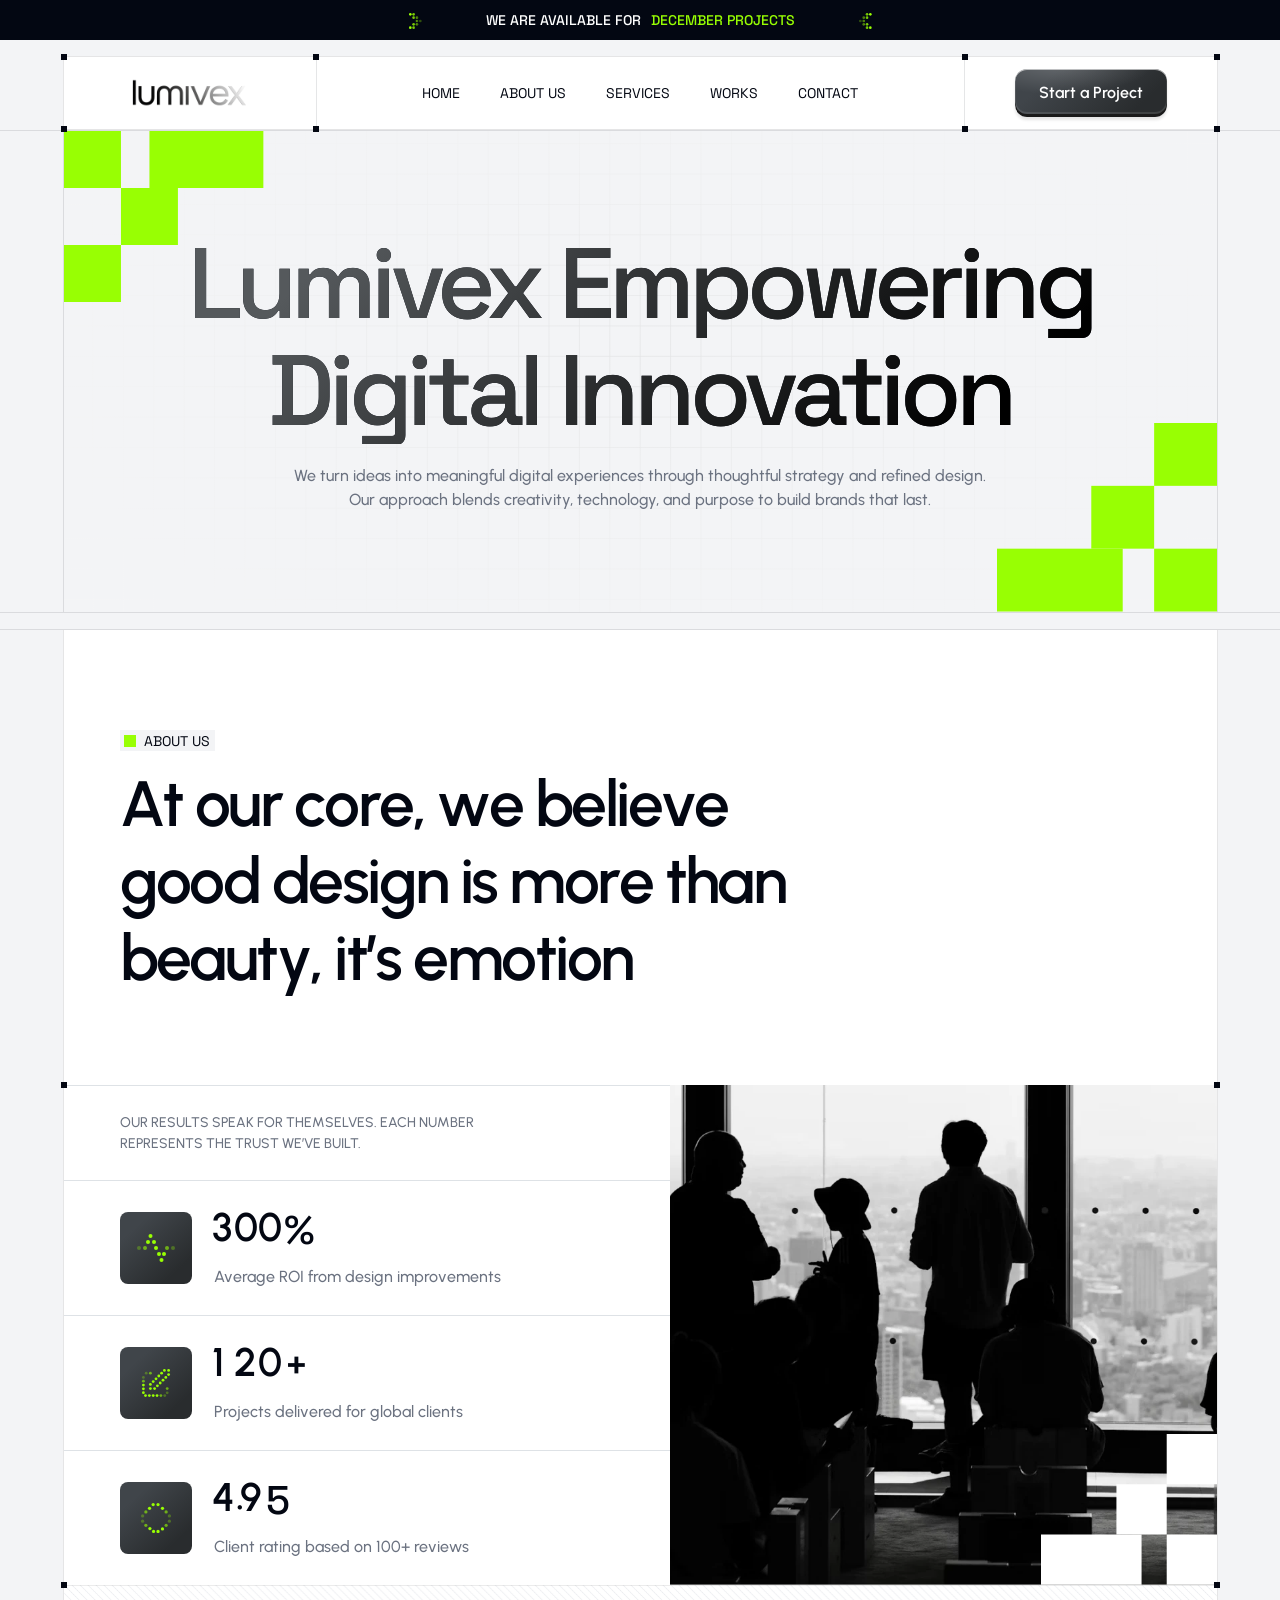
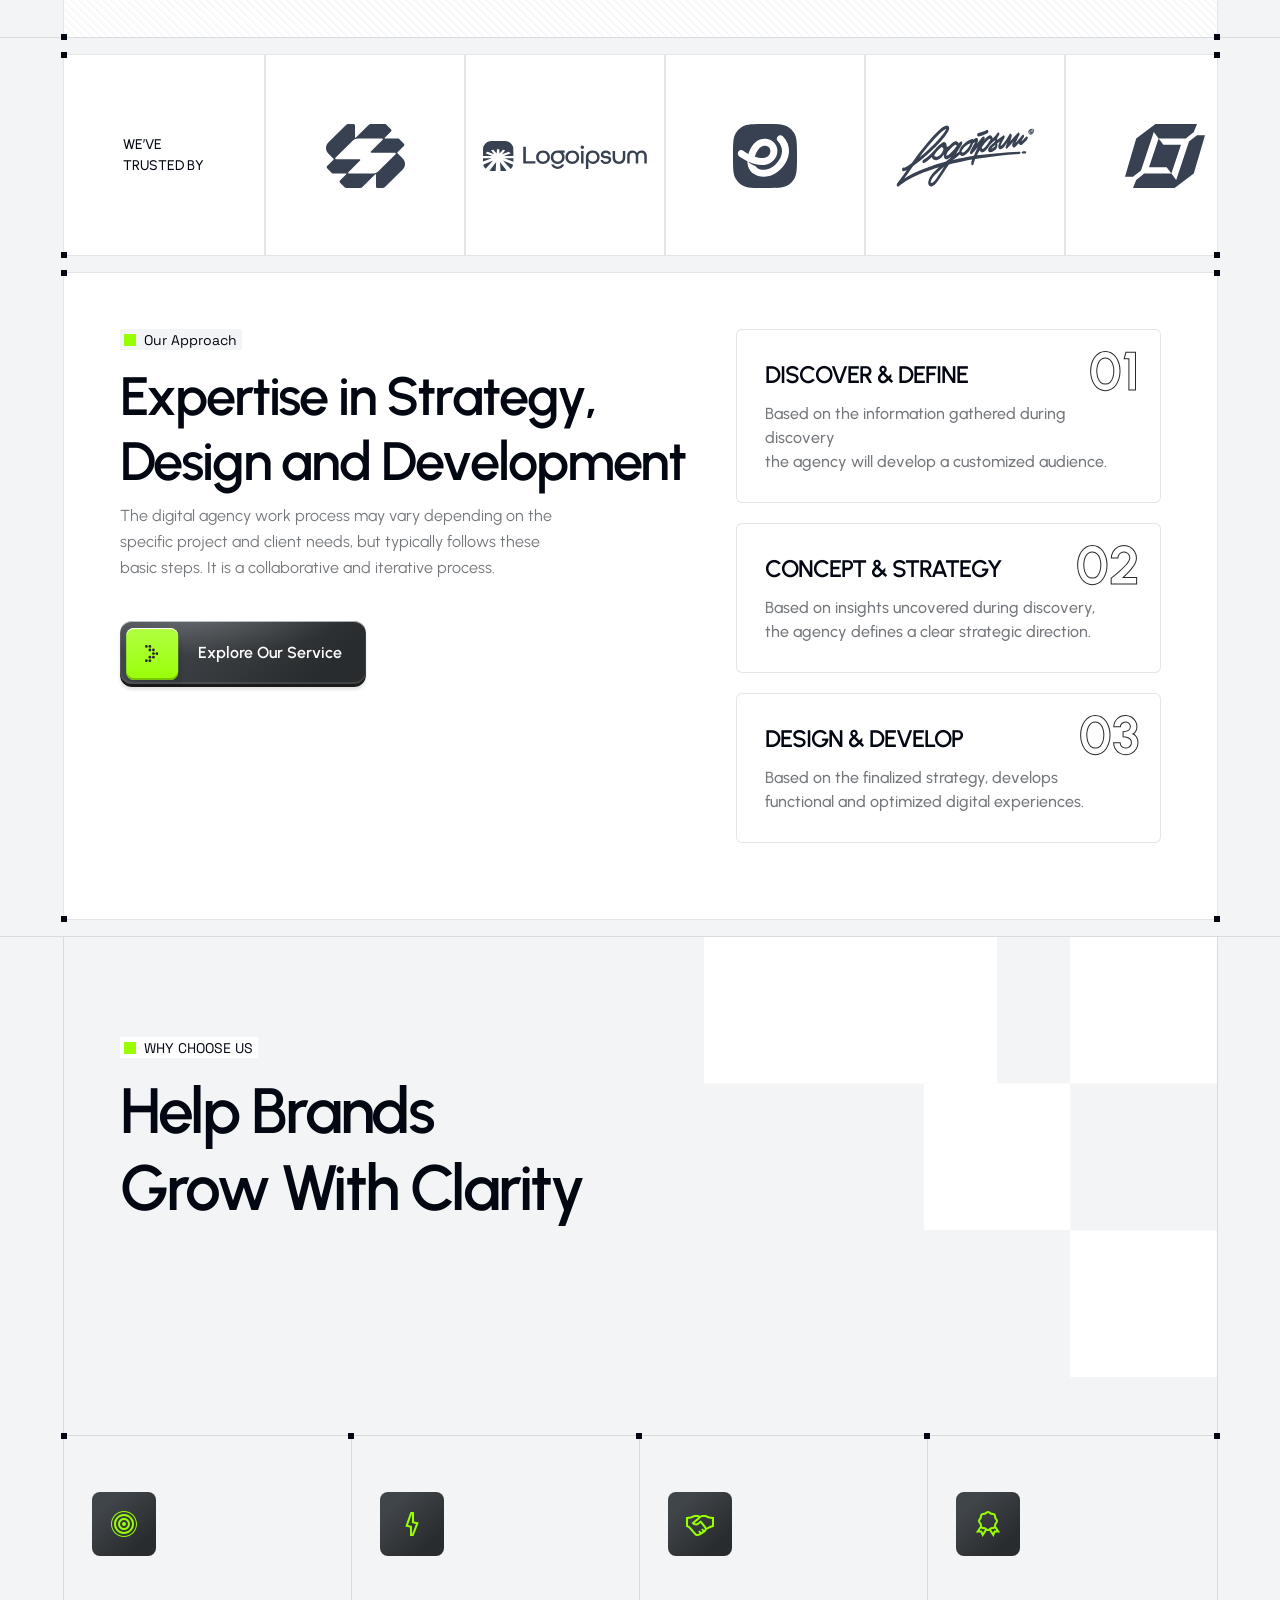
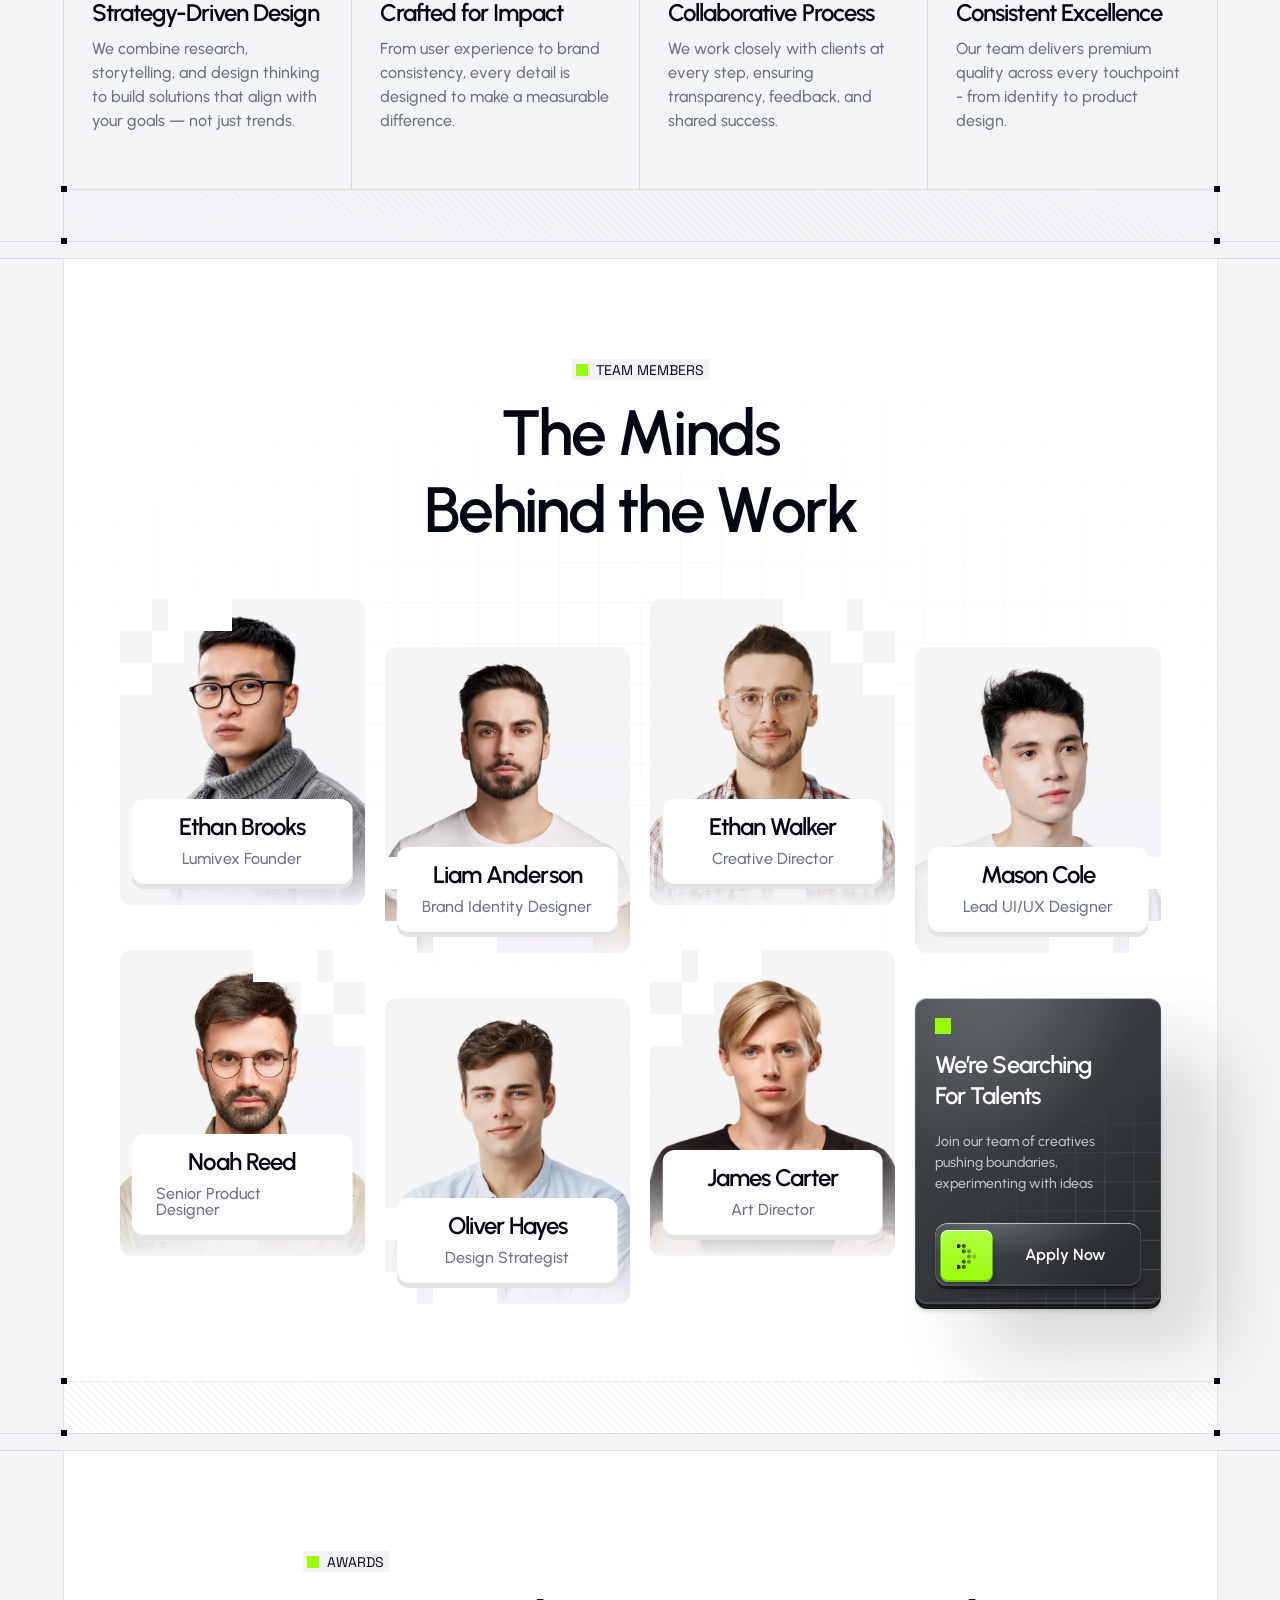
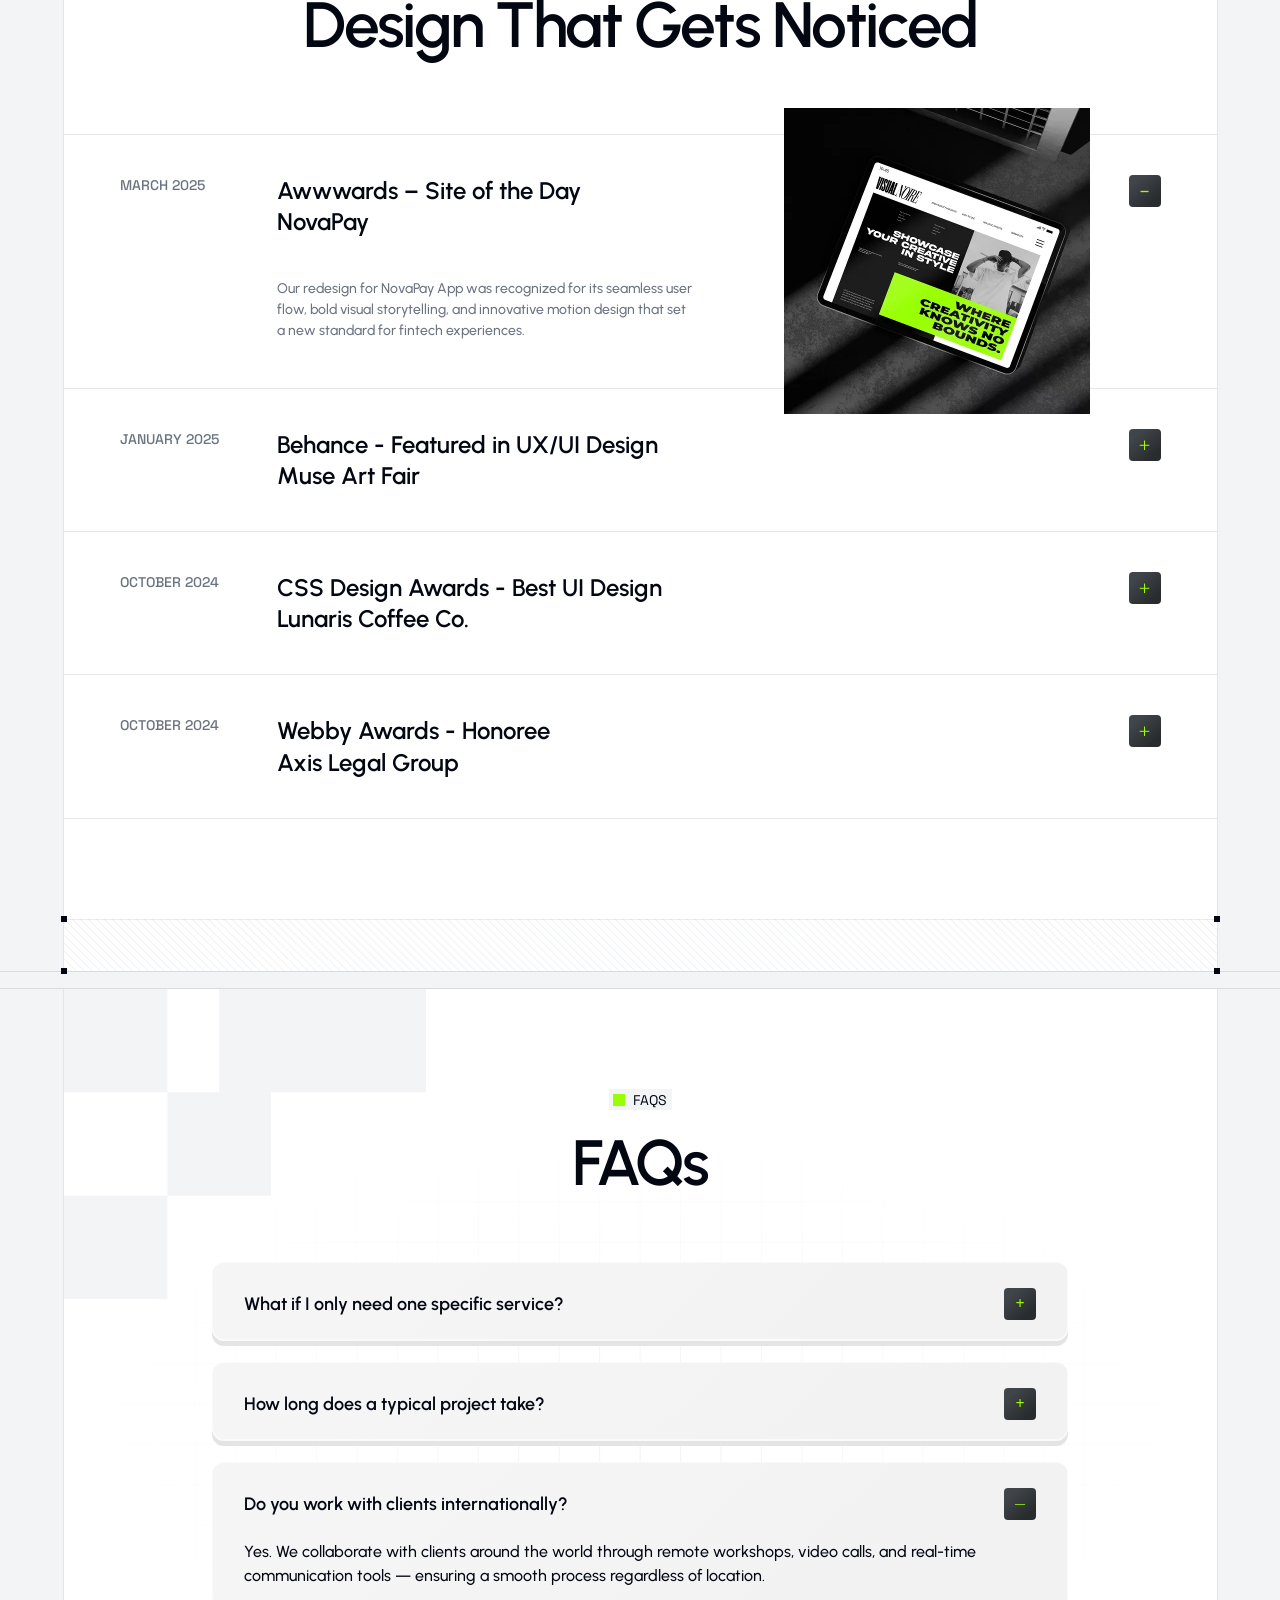
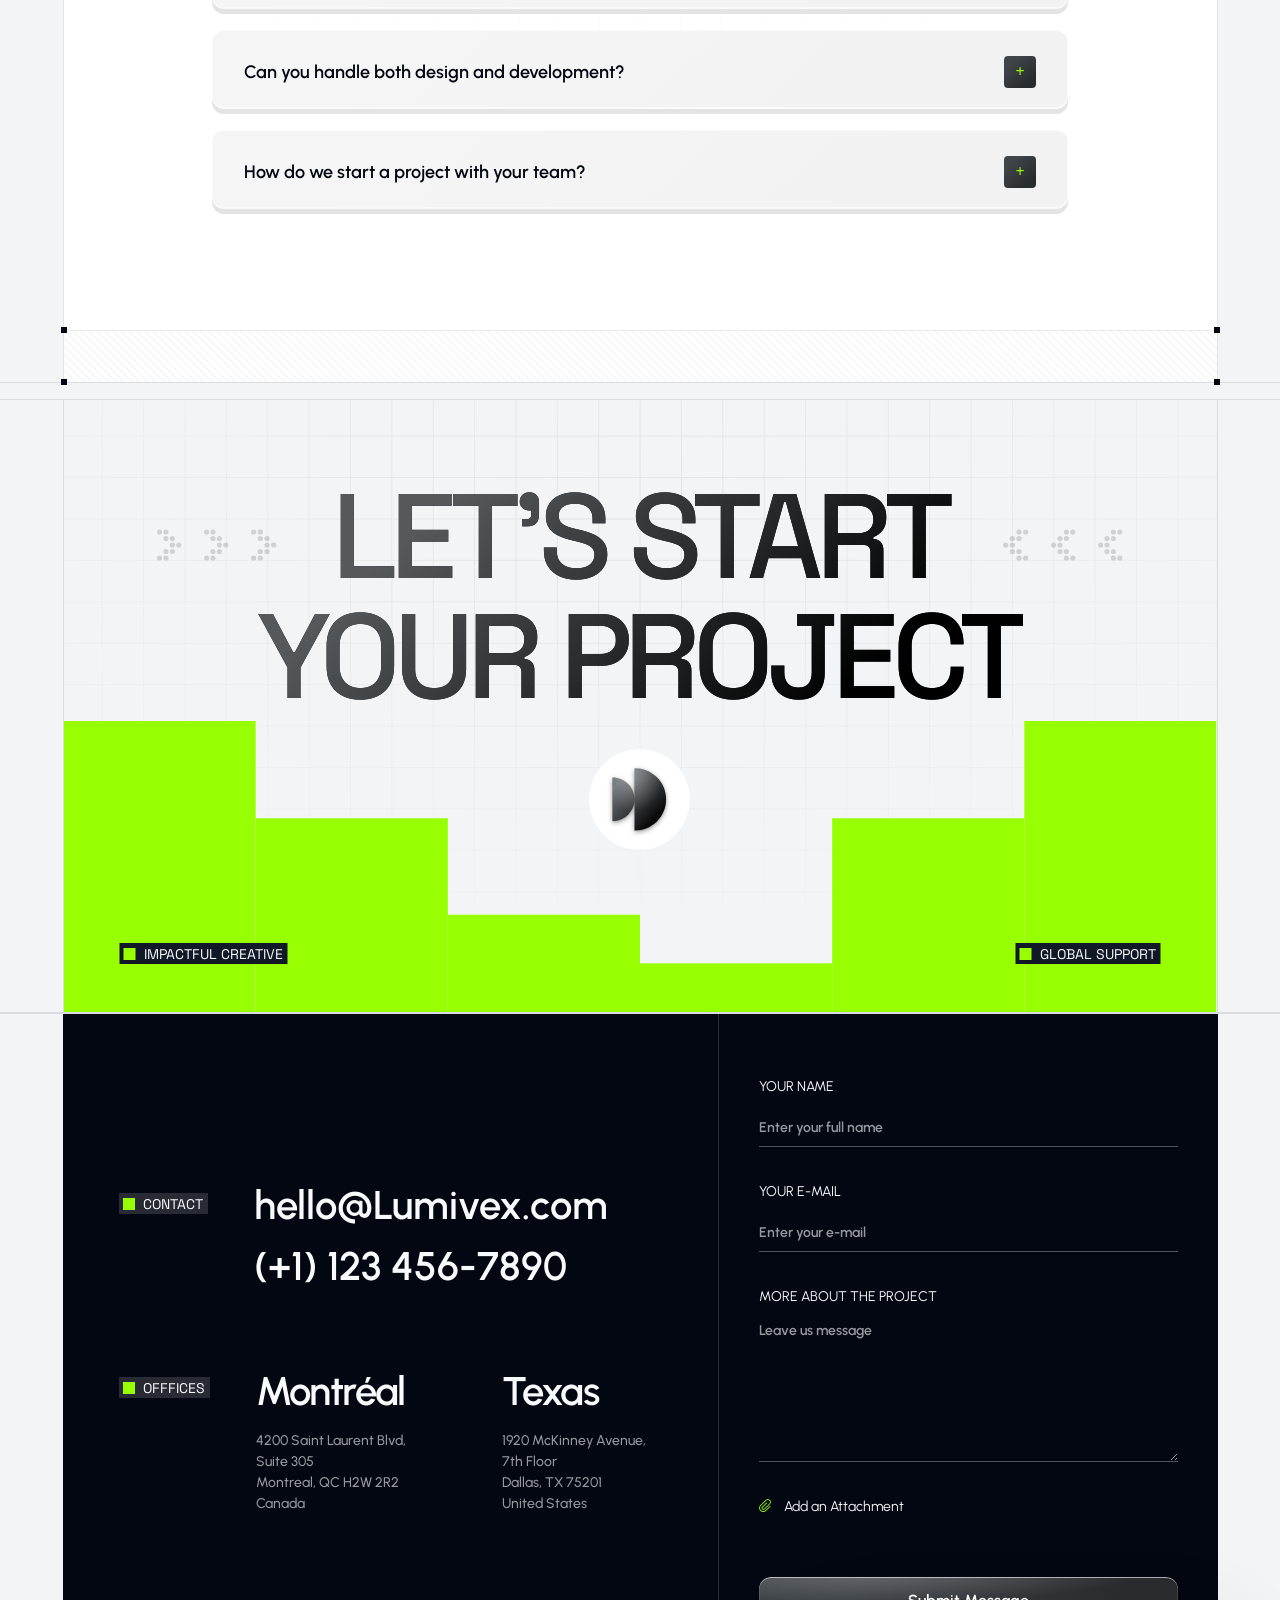
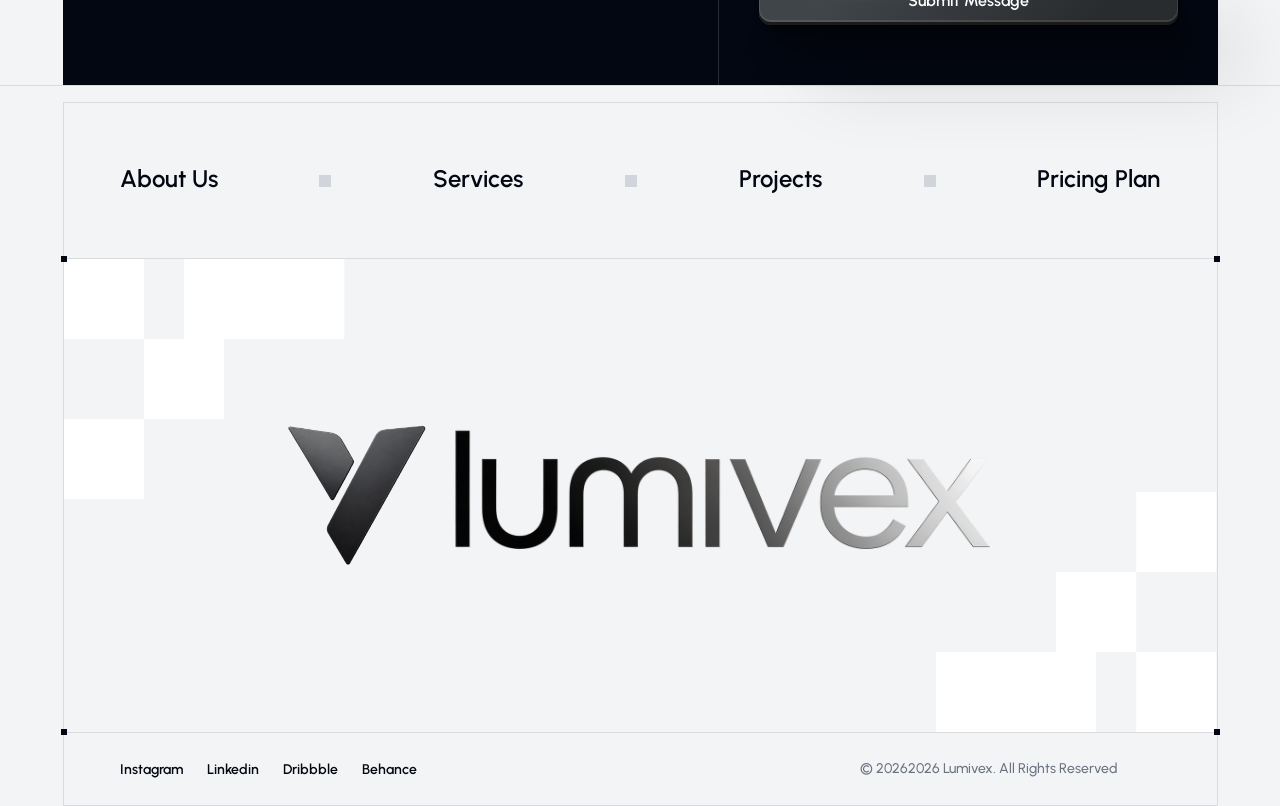
<file: about.html>
﻿<!DOCTYPE html><html lang="en"><head>
    <meta charset="UTF-8">
    <meta name="viewport" content="width=device-width, initial-scale=1.0">
    <meta name="description" content="Your Ultimate Solution for Creative Agency">
    <link rel="shortcut icon" type="image/x-icon" href="assets/images/fav.svg">
    <title>Lumivex Agency HTML Template</title>
    <!-- swiper css -->
    
    <!-- metismenu css -->
    
    <!-- bootstrap css -->
    
    <!-- bootstrap css -->
    
    <!-- odometer css -->
    
    <!-- fontawesome css -->
    
    <!-- Custom css -->
    

    <!-- swiper css -->
    
    <!-- metismenu css -->
    
    <!-- bootstrap css -->
    
    <!-- bootstrap css -->
    
    <!-- odometer css -->
    
    <!-- fontawesome css -->
    
    <!-- Custom css -->
    

    <link rel="stylesheet" href="assets/css/about.css"></head>

<body class="home-bg main-home onepage overflow-x-visible">

    <!-- Preload -->
    <div class="preloader overflow-hidden">
        <div class="site-name"><span>Lumivex</span></div>
        <div class="preloader-gutters">
            <div class="bar">
                <div class="inner-bar"></div>
            </div>
            <div class="bar">
                <div class="inner-bar"></div>
            </div>
            <div class="bar">
                <div class="inner-bar"></div>
            </div>
            <div class="bar">
                <div class="inner-bar"></div>
            </div>
            <div class="bar">
                <div class="inner-bar"></div>
            </div>
            <div class="bar">
                <div class="inner-bar"></div>
            </div>
            <div class="bar">
                <div class="inner-bar"></div>
            </div>
            <div class="bar">
                <div class="inner-bar"></div>
            </div>
        </div>
    </div>
    <!-- /Preload -->
    <!-- header area start -->
    <header class="header-style-one">
        <div class="header-top">
            <div class="header-top-inner">
                <div class="left-icon"><img src="assets/images/about/green-left.svg" alt=""></div>
                <p class="text">WE ARE AVAILABLE FOR <span>DECEMBER PROJECTS</span></p>
                <div class="right-icon"><img src="assets/images/about/green-right.svg" alt=""></div>
            </div>
        </div>
        <div class="container">
            <div class="header-style-one-wrapper">
                <div class="left-area square-dot">
                    <div class="logo-area">
                        <a href="index.html" class="logo">
                            <img src="assets/images/01.svg" alt="logo">
                        </a>
                    </div>
                    <span class="square-shape top-left"></span>
                    <span class="square-shape bottom-left"></span>
                    <span class="square-shape top-right"></span>
                    <span class="square-shape bottom-right"></span>
                </div>
                <nav class="main-nav-area">
                    <ul class="list-unstyled wpr-desktop-menu">
                        <li class="menu-item">
                            <a class="main-element" href="index.html">HOME</a>
                        </li>
                        <li class="menu-item"><a class="main-element" href="about.html" class="active">ABOUT US</a></li>
                        <li class="menu-item"><a class="main-element" href="service-details.html">SERVICES</a></li>
                        <li class="menu-item"><a class="main-element" href="work.html">WORKS</a></li>
                        <li class="menu-item"><a class="main-element" href="contact.html">CONTACT</a></li>
                    </ul>
                </nav>
                <div class="button-area-start square-dot">
                    <a href="#contact" class="wpr-btn btn-primary">
                        Start a Project
                    </a>
                    <div class="menu-btn d-flex d-lg-none d-md-flex d-sm-flex" id="menu-btn">
                        <span class="line one"></span>
                        <span class="line two"></span>
                    </div>
                    <span class="square-shape top-left"></span>
                    <span class="square-shape bottom-left"></span>
                    <span class="square-shape top-right"></span>
                    <span class="square-shape bottom-right"></span>
                </div>
                <div id="side-bar" class="side-bar">
                    <div class="sidebar-inner">
                        <!-- mobile menu area start -->
                        <div class="mobile-menu-main">
                            <nav class="nav-main mainmenu-nav">
                                <ul class="list-unstyled wpr-desktop-menu" id="mobile-menu">
                                    <!-- HOME -->
                                    <li class="menu-item">
                                        <a class="main-element" href="index.html">HOME</a>
                                    </li>
                                    <!-- ABOUT -->
                                    <li class="menu-item">
                                        <a class="main-element" href="about.html" class="active">ABOUT US</a>
                                    </li>
                                    <!-- SERVICES -->
                                    <li class="menu-item">
                                        <a class="main-element" href="service-details.html">SERVICES</a>
                                    </li>
                                    <!-- PROJECTS -->
                                    <li class="menu-item">
                                        <a class="main-element" href="work.html">WORKS</a>
                                    </li>
                                    <!-- CONTACT -->
                                    <li class="menu-item">
                                        <a class="main-element" href="contact.html">CONTACT</a>
                                    </li>
                                </ul>
                            </nav>
                        </div>
                        <!-- mobile menu area end -->
                        <div class="button-area">
                            <a href="contact.html" class="wpr-btn btn-primary">
                                Contact
                            </a>
                        </div>
                    </div>
                </div>
            </div>
        </div>
    </header>
    <!-- header area end -->

    <!-- wpr banner area start -->
    <section class="wpr-banner-area breadcrumb">
        <div class="container">
            <div class="banner-content-area">
                <h1 class="section-title text-normal wow scaleIn" data-wow-delay=".7s">
                    Lumivex Empowering <br> Digital Innovation
                </h1>
                <p class="desc"> We turn ideas into meaningful digital experiences through thoughtful strategy and
                    refined design. <br>
                    Our approach blends creativity, technology, and purpose to build brands that last.</p>
                <div class="bg-shape">
                    <img src="assets/images/about/bg-shape.svg" alt="">
                </div>
                <div class="banner-shape-area">
                    <img src="assets/images/about/shape-01.svg" width="200" alt="" class="one wow fadeInLeft" data-wow-delay=".5s">
                    <img src="assets/images/about/shape-02.svg" width="220" alt="" class="two wow fadeInRight" data-wow-delay=".5s">
                </div>
            </div>
        </div>
    </section>
    <!-- wpr banner area end -->

    <!-- wpr about area start -->
    <section class="wpr-about-area mb--16">
        <div class="container">
            <div class="section-inner bg-white border-1">
                <div class="section-top-area">
                    <div class="section-title-area">
                        <p class="sub-title">ABOUT US</p>
                        <h2 class="section-title second-font font-semi-bold text-normal quote">At our core, we believe
                            good
                            design is more than beauty, it’s emotion</h2>
                    </div>
                </div>
                <div class="about-bottom-content square-dot">
                    <div class="left-area">
                        <ul>
                            <li class="border-top">
                                <p class="top-description">OUR RESULTS SPEAK FOR THEMSELVES. EACH NUMBER <br> REPRESENTS
                                    THE TRUST WE’VE BUILT.</p>
                            </li>
                            <li class="border-top with-icon">
                                <div class="icon"><img src="assets/images/about/01_1.svg" alt=""></div>
                                <div class="text">
                                    <h2 class="h4 title"><span class="odometer second-font font-semi-bold" data-count="300">00</span>%</h2>
                                    <p class="desc">Average ROI from design improvements</p>
                                </div>
                            </li>
                            <li class="border-top with-icon">
                                <div class="icon"><img src="assets/images/about/02.svg" alt=""></div>
                                <div class="text">
                                    <h2 class="h4 title"><span class="odometer second-font font-semi-bold" data-count="120">00</span>+</h2>
                                    <p class="desc">Projects delivered for global clients</p>
                                </div>
                            </li>
                            <li class="border-top with-icon">
                                <div class="icon"><img src="assets/images/about/03_1.svg" alt=""></div>
                                <div class="text">
                                    <h2 class="h4 title"><span class="odometer second-font font-semi-bold" data-count="4.9">00</span><span class="prefix"> 5</span></h2>
                                    <p class="desc">Client rating based on 100+ reviews</p>
                                </div>
                            </li>
                        </ul>
                    </div>
                    <div class="right-area">
                        <div class="image-area">
                            <img src="assets/images/about/01_1.webp" width="802" alt="">
                            <img class="image-shape-right-bottom" src="assets/images/about/shape-01_1.svg" alt="">
                        </div>
                    </div>
                    <span class="square-shape top-left"></span>
                    <span class="square-shape bottom-left"></span>
                    <span class="square-shape top-right"></span>
                    <span class="square-shape bottom-right"></span>
                </div>
                <div class="bottom-shape-area square-dot">
                    <img src="assets/images/about/shape-02_2.svg" alt="">
                    <span class="square-shape top-left"></span>
                    <span class="square-shape bottom-left"></span>
                    <span class="square-shape top-right"></span>
                    <span class="square-shape bottom-right"></span>
                </div>
            </div>
        </div>
    </section>
    <!-- wpr about area end -->

    <!-- wpr brand area start -->
    <div class="wpr-brand-area mb--16">
        <div class="container">
            <div class="section-inner square-dot">
                <div class="left-text">
                    <p>WE’VE <br> TRUSTED BY</p>
                </div>
                <div class="right-marquee-area">
                    <div class="brand-inner">
                        <div class="brand-wrapper">
                            <img src="assets/images/about/01_2.svg" alt="">
                        </div>
                        <div class="brand-wrapper">
                            <img src="assets/images/about/02_2.svg" alt="">
                        </div>
                        <div class="brand-wrapper">
                            <img src="assets/images/about/03.svg" alt="">
                        </div>
                        <div class="brand-wrapper">
                            <img src="assets/images/about/04.svg" alt="">
                        </div>
                        <div class="brand-wrapper">
                            <img src="assets/images/about/05.svg" alt="">
                        </div>
                        <div class="brand-wrapper">
                            <img src="assets/images/about/06.svg" alt="">
                        </div>
                        <div class="brand-wrapper">
                            <img src="assets/images/about/01_2.svg" alt="">
                        </div>
                        <div class="brand-wrapper">
                            <img src="assets/images/about/02_2.svg" alt="">
                        </div>
                        <div class="brand-wrapper">
                            <img src="assets/images/about/03.svg" alt="">
                        </div>
                        <div class="brand-wrapper">
                            <img src="assets/images/about/04.svg" alt="">
                        </div>
                        <div class="brand-wrapper">
                            <img src="assets/images/about/05.svg" alt="">
                        </div>
                        <div class="brand-wrapper">
                            <img src="assets/images/about/06.svg" alt="">
                        </div>
                    </div>
                </div>
                <span class="square-shape top-left"></span>
                <span class="square-shape bottom-left"></span>
                <span class="square-shape top-right"></span>
                <span class="square-shape bottom-right"></span>
            </div>
        </div>
    </div>
    <!-- wpr brand area end -->

    <!-- our approch area start -->
    <div class="our-approch-area-style-one mb--16">
        <div class="container">
            <div class="section-inner bg-white square-dot">
                <div class="row">
                    <div class="col-lg-7">
                        <!-- approach area left start -->
                        <div class="approch-area-left">
                            <div class="section-title-area">
                                <p class="sub-title">Our Approach</p>
                                <h2 class="section-title second-font font-semi-bold text-normal quote">Expertise
                                    in Strategy, <br> Design
                                    and Development</h2>
                            </div>
                            <p class="disc">
                                The digital agency work process may vary depending on the <br> specific project and
                                client needs, but typically follows these <br> basic steps. It is a collaborative and
                                iterative process.
                            </p>
                            <a href="service-details.html" class="wpr-btn btn-primary with-icon">
                                <div class="inner">
                                    <div class="icon">
                                        <span>
                                            <img src="assets/images/about/button-arrow.svg" alt="">
                                        </span>
                                        <span>
                                            <img src="assets/images/about/button-arrow.svg" alt="">
                                        </span>
                                        <span>
                                            <img src="assets/images/about/button-arrow.svg" alt="">
                                        </span>
                                        <span>
                                            <img src="assets/images/about/button-arrow.svg" alt="">
                                        </span>
                                        <span>
                                            <img src="assets/images/about/button-arrow.svg" alt="">
                                        </span>
                                        <span>
                                            <img src="assets/images/about/button-arrow.svg" alt="">
                                        </span>
                                    </div>
                                </div>
                                Explore Our Service
                            </a>
                        </div>
                        <!-- approach area left end -->
                    </div>
                    <div class="col-lg-5 rts-slide-left-gsap mt_sm--30">
                        <!-- single approch area start -->
                        <div class="single-approach-area-start">
                            <div class="left-area">
                                <h3 class="title">Discover & Define</h3>
                                <p class="disc">Based on the information gathered during discovery <br>
                                    the agency will develop a customized audience.</p>
                            </div>
                        </div>
                        <!-- single approch area end -->
                        <!-- single approch area start -->
                        <div class="single-approach-area-start two">
                            <div class="left-area">
                                <h3 class="title">Concept & Strategy</h3>
                                <p class="disc">Based on insights uncovered during discovery, <br> the agency defines a
                                    clear strategic direction.</p>
                            </div>
                        </div>
                        <!-- single approch area end -->
                        <!-- single approch area start -->
                        <div class="single-approach-area-start three mb--0">
                            <div class="left-area">
                                <h3 class="title">Design & Develop</h3>
                                <p class="disc">Based on the finalized strategy, develops <br> functional and optimized
                                    digital experiences.</p>
                            </div>
                        </div>
                        <!-- single approch area end -->
                    </div>
                </div>
                <span class="square-shape top-left"></span>
                <span class="square-shape bottom-left"></span>
                <span class="square-shape top-right"></span>
                <span class="square-shape bottom-right"></span>
            </div>
        </div>
    </div>
    <!-- our approch area end -->

    <!-- wpr why choose us area end -->
    <section class="wpr-why-choose-us-area2 mb--16">
        <div class="container">
            <div class="section-inner border-1">
                <div class="section-title-area">
                    <p class="sub-title">WHY CHOOSE US</p>
                    <h2 class="section-title second-font font-semi-bold text-normal">Help Brands <br> Grow With Clarity
                    </h2>
                </div>
                <div class="bottom-content-area">
                    <div class="why-choose-wrapper2 square-dot wow fadeInRight" data-wow-delay=".2s">
                        <div class="icon">
                            <img src="assets/images/about/01_3.svg" alt="">
                        </div>
                        <div class="text">
                            <h3 class="h6 title second-font font-semi-bold text-normal">Strategy-Driven Design</h3>
                            <p class="desc">We combine research, storytelling, and design thinking to build solutions
                                that align with your goals — not just trends.</p>
                        </div>
                        <span class="square-shape top-left"></span>
                        <span class="square-shape top-right"></span>
                    </div>
                    <div class="why-choose-wrapper2 square-dot wow fadeInRight" data-wow-delay=".4s">
                        <div class="icon">
                            <img src="assets/images/about/02_1.svg" alt="">
                        </div>
                        <div class="text">
                            <h2 class="h6 title second-font font-semi-bold text-normal">Crafted for Impact</h2>
                            <p class="desc">From user experience to brand consistency, every detail is designed to make
                                a measurable difference.</p>
                        </div>
                        <span class="square-shape top-right"></span>
                    </div>
                    <div class="why-choose-wrapper2 square-dot wow fadeInRight" data-wow-delay=".6s">
                        <div class="icon">
                            <img src="assets/images/about/03_2.svg" alt="">
                        </div>
                        <div class="text">
                            <h2 class="h6 title second-font font-semi-bold text-normal">Collaborative Process</h2>
                            <p class="desc">We work closely with clients at every step, ensuring transparency, feedback,
                                and shared success.</p>
                        </div>
                        <span class="square-shape top-right"></span>
                    </div>
                    <div class="why-choose-wrapper2 square-dot wow fadeInRight" data-wow-delay=".8s">
                        <div class="icon">
                            <img src="assets/images/about/04_1.svg" alt="">
                        </div>
                        <div class="text">
                            <h2 class="h6 title second-font font-semi-bold text-normal">Consistent Excellence</h2>
                            <p class="desc">Our team delivers premium quality across every touchpoint - from identity to
                                product design.</p>
                        </div>
                        <span class="square-shape top-right"></span>
                    </div>
                </div>
                <div class="bottom-shape-area square-dot">
                    <img src="assets/images/about/shape-02_2.svg" alt="">
                    <span class="square-shape top-left"></span>
                    <span class="square-shape bottom-left"></span>
                    <span class="square-shape top-right"></span>
                    <span class="square-shape bottom-right"></span>
                </div>
                <div class="top-right-shape"><img src="assets/images/about/top-right-shape.svg" alt=""></div>
            </div>
        </div>
    </section>
    <!-- wpr why choose us area end -->

    <!-- wpr team area start -->
    <section class="wpr-team-area mb--16">
        <div class="container">
            <div class="section-inner bg-white border-1">
                <div class="content-area">
                    <div class="section-bg-shape"><img src="assets/images/about/grid-big.svg" alt=""></div>
                    <div class="section-title-area center-style">
                        <p class="sub-title">TEAM MEMBERS</p>
                        <h2 class="section-title second-font font-semi-bold text-normal quote">The Minds <br> Behind the
                            Work
                        </h2>
                    </div>
                    <div class="section-bottom-inner">
                        <div class="row g-24">
                            <div class="col-xl-3 col-md-6 wow fadeInDown" data-wow-delay=".2s">
                                <div class="team-wrapper ">
                                    <div class="image-area">
                                        <img src="assets/images/about/01.webp" alt="">
                                    </div>
                                    <div class="author-area">
                                        <h3 class="title h6"> Ethan Brooks </h3>
                                        <p class="designation">Lumivex Founder</p>
                                        <div class="social">
                                            <ul>
                                                <li><a href="#"><img src="assets/images/about/twitter.svg" alt=""></a>
                                                </li>
                                                <li><a href="#"><img src="assets/images/about/linkedin.svg" alt=""></a>
                                                </li>
                                                <li><a href="#"><img src="assets/images/about/github.svg" alt=""></a>
                                                </li>
                                            </ul>
                                        </div>
                                    </div>
                                    <div class="shape shape-top-left">
                                        <img src="assets/images/about/shape-top-left.svg" alt="">
                                    </div>
                                </div>
                            </div>
                            <div class="col-xl-3 col-md-6 wow fadeInUp" data-wow-delay=".4s">
                                <div class="team-wrapper down ">
                                    <div class="image-area">
                                        <img src="assets/images/about/02.webp" alt="">
                                    </div>
                                    <div class="author-area">
                                        <h3 class="title h6"> Liam Anderson </h3>
                                        <p class="designation">Brand Identity Designer</p>
                                        <div class="social">
                                            <ul>
                                                <li><a href="#"><img src="assets/images/about/twitter.svg" alt=""></a>
                                                </li>
                                                <li><a href="#"><img src="assets/images/about/linkedin.svg" alt=""></a>
                                                </li>
                                                <li><a href="#"><img src="assets/images/about/github.svg" alt=""></a>
                                                </li>
                                            </ul>
                                        </div>
                                    </div>
                                    <div class="shape shape-bottom-left">
                                        <img src="assets/images/about/shape-bottom-left.svg" alt="">
                                    </div>
                                </div>
                            </div>
                            <div class="col-xl-3 col-md-6 wow fadeInDown" data-wow-delay=".6s">
                                <div class="team-wrapper ">
                                    <div class="image-area">
                                        <img src="assets/images/about/03_1.webp" alt="">
                                    </div>
                                    <div class="author-area">
                                        <h3 class="title h6"> Ethan Walker </h3>
                                        <p class="designation">Creative Director</p>
                                        <div class="social">
                                            <ul>
                                                <li><a href="#"><img src="assets/images/about/twitter.svg" alt=""></a>
                                                </li>
                                                <li><a href="#"><img src="assets/images/about/linkedin.svg" alt=""></a>
                                                </li>
                                                <li><a href="#"><img src="assets/images/about/github.svg" alt=""></a>
                                                </li>
                                            </ul>
                                        </div>
                                    </div>
                                    <div class="shape shape-top-right">
                                        <img src="assets/images/about/shape-top-right.svg" alt="">
                                    </div>
                                </div>
                            </div>
                            <div class="col-xl-3 col-md-6 wow fadeInUp" data-wow-delay=".8s">
                                <div class="team-wrapper down ">
                                    <div class="image-area">
                                        <img src="assets/images/about/04.webp" alt="">
                                    </div>
                                    <div class="author-area">
                                        <h3 class="title h6"> Mason Cole </h3>
                                        <p class="designation">Lead UI/UX Designer</p>
                                        <div class="social">
                                            <ul>
                                                <li><a href="#"><img src="assets/images/about/twitter.svg" alt=""></a>
                                                </li>
                                                <li><a href="#"><img src="assets/images/about/linkedin.svg" alt=""></a>
                                                </li>
                                                <li><a href="#"><img src="assets/images/about/github.svg" alt=""></a>
                                                </li>
                                            </ul>
                                        </div>
                                    </div>
                                    <div class="shape shape-bottom-right">
                                        <img src="assets/images/about/shape-bottom-right.svg" alt="">
                                    </div>
                                </div>
                            </div>
                            <div class="col-xl-3 col-md-6 wow fadeInDown" data-wow-delay=".2s">
                                <div class="team-wrapper ">
                                    <div class="image-area">
                                        <img src="assets/images/about/05.webp" alt="">
                                    </div>
                                    <div class="author-area">
                                        <h3 class="title h6"> Noah Reed </h3>
                                        <p class="designation">Senior Product Designer</p>
                                        <div class="social">
                                            <ul>
                                                <li><a href="#"><img src="assets/images/about/twitter.svg" alt=""></a>
                                                </li>
                                                <li><a href="#"><img src="assets/images/about/linkedin.svg" alt=""></a>
                                                </li>
                                                <li><a href="#"><img src="assets/images/about/github.svg" alt=""></a>
                                                </li>
                                            </ul>
                                        </div>
                                    </div>
                                    <div class="shape shape-top-right">
                                        <img src="assets/images/about/shape-top-right.svg" alt="">
                                    </div>
                                </div>
                            </div>
                            <div class="col-xl-3 col-md-6 wow fadeInUp" data-wow-delay=".4s">
                                <div class="team-wrapper down ">
                                    <div class="image-area">
                                        <img src="assets/images/about/06.webp" alt="">
                                    </div>
                                    <div class="author-area">
                                        <h3 class="title h6"> Oliver Hayes </h3>
                                        <p class="designation">Design Strategist</p>
                                        <div class="social">
                                            <ul>
                                                <li><a href="#"><img src="assets/images/about/twitter.svg" alt=""></a>
                                                </li>
                                                <li><a href="#"><img src="assets/images/about/linkedin.svg" alt=""></a>
                                                </li>
                                                <li><a href="#"><img src="assets/images/about/github.svg" alt=""></a>
                                                </li>
                                            </ul>
                                        </div>
                                    </div>
                                    <div class="shape shape-bottom-left">
                                        <img src="assets/images/about/shape-bottom-left.svg" alt="">
                                    </div>
                                </div>
                            </div>
                            <div class="col-xl-3 col-md-6 wow fadeInDown" data-wow-delay=".6s">
                                <div class="team-wrapper">
                                    <div class="image-area">
                                        <img src="assets/images/about/07.webp" alt="">
                                    </div>
                                    <div class="author-area">
                                        <h3 class="title h6"> James Carter </h3>
                                        <p class="designation">Art Director</p>
                                        <div class="social">
                                            <ul>
                                                <li><a href="#"><img src="assets/images/about/twitter.svg" alt=""></a>
                                                </li>
                                                <li><a href="#"><img src="assets/images/about/linkedin.svg" alt=""></a>
                                                </li>
                                                <li><a href="#"><img src="assets/images/about/github.svg" alt=""></a>
                                                </li>
                                            </ul>
                                        </div>
                                    </div>
                                    <div class="shape shape-top-left">
                                        <img src="assets/images/about/shape-top-left.svg" alt="">
                                    </div>
                                </div>
                            </div>
                            <div class="col-xl-3 col-md-6 wow fadeInUp" data-wow-delay=".8s">
                                <div class="team-apply-wrapper">
                                    <div class="top-content">
                                        <div class="square-dot"></div>
                                        <h3 class="title h6 text-normal font-semi-bold second-font">We’re Searching <br>
                                            For Talents</h3>
                                        <p class="desc">Join our team of creatives pushing boundaries, experimenting
                                            with ideas</p>
                                    </div>
                                    <a href="contact.html" class="wpr-btn btn-primary with-icon">
                                        <div class="inner">
                                            <div class="icon">
                                                <span class="fixed-arrow">
                                                    <img src="assets/images/about/button-arrow-fixed.svg" alt="">
                                                </span>
                                                <span>
                                                    <img src="assets/images/about/button-arrow-fixed.svg" alt="">
                                                </span>
                                                <span>
                                                    <img src="assets/images/about/button-arrow-fixed.svg" alt="">
                                                </span>
                                                <span>
                                                    <img src="assets/images/about/button-arrow-fixed.svg" alt="">
                                                </span>
                                                <span>
                                                    <img src="assets/images/about/button-arrow-fixed.svg" alt="">
                                                </span>
                                                <span>
                                                    <img src="assets/images/about/button-arrow-fixed.svg" alt="">
                                                </span>
                                            </div>
                                        </div>
                                        <span>
                                            Apply Now
                                        </span>
                                    </a>
                                    <img src="assets/images/about/grid.svg" alt="" class="shape">
                                </div>
                            </div>
                        </div>
                    </div>
                </div>
                <div class="bottom-shape-area square-dot">
                    <img src="assets/images/about/shape-02_2.svg" alt="">
                    <span class="square-shape top-left"></span>
                    <span class="square-shape bottom-left"></span>
                    <span class="square-shape top-right"></span>
                    <span class="square-shape bottom-right"></span>
                </div>
            </div>
        </div>
    </section>
    <!-- wpr team area end -->

    <!-- wpr awards area start -->
    <section class="wpr-awards-area mb--16">
        <div class="container">
            <div class="section-inner bg-white border-1">
                <div class="section-title-area">
                    <p class="sub-title">AWARDS</p>
                    <h2 class="section-title second-font font-semi-bold text-normal wpr-text-anime-style-1">Design That
                        Gets Noticed
                    </h2>
                </div>
                <div class="award-accordion-area">
                    <div class="award-item active">
                        <div class="award-header">
                            <div class="left">
                                <div class="date">March 2025</div>
                                <div class="content">
                                    <h3 class="h6 title">Awwwards – Site of the Day <br> NovaPay</h3>
                                    <p class="desc">
                                        Our redesign for NovaPay App was recognized for its seamless user flow, bold
                                        visual
                                        storytelling, and innovative motion design that set a new standard for fintech
                                        experiences.
                                    </p>
                                </div>
                            </div>
                            <div class="toggle"><span class="plus">+</span> <span class="minus">-</span></div>
                        </div>
                        <div class="image-area">
                            <img src="assets/images/about/01_2.webp" width="306" alt="">
                        </div>
                    </div>
                    <div class="award-item">
                        <div class="award-header">
                            <div class="left">
                                <div class="date">January 2025</div>
                                <div class="content">
                                    <h3 class="h6 title">Behance - Featured in UX/UI Design <br>Muse Art Fair</h3>
                                    <p class="desc">
                                        The Muse Art Fair 2024 campaign was featured for its clean typography, dynamic
                                        layout, and cohesive brand system across digital and print platforms.
                                    </p>
                                </div>
                            </div>
                            <div class="toggle"><span class="plus">+</span> <span class="minus">-</span></div>
                        </div>
                        <div class="image-area">
                            <img src="assets/images/about/02_1.webp" width="306" alt="">
                        </div>
                    </div>
                    <div class="award-item">
                        <div class="award-header">
                            <div class="left">
                                <div class="date">October 2024</div>
                                <div class="content">
                                    <h3 class="h6 title">CSS Design Awards - Best UI Design<br>Lunaris Coffee Co.</h3>
                                    <p class="desc">
                                        Our work for Lunaris Coffee Co. earned recognition for intuitive structure,
                                        refined color palettes, and elevated product presentation that enhanced user
                                        engagement.
                                    </p>
                                </div>
                            </div>
                            <div class="toggle"><span class="plus">+</span> <span class="minus">-</span></div>
                        </div>
                        <div class="image-area">
                            <img src="assets/images/about/03.webp" width="306" alt="">
                        </div>
                    </div>
                    <div class="award-item">
                        <div class="award-header">
                            <div class="left">
                                <div class="date">October 2024</div>
                                <div class="content">
                                    <h3 class="h6 title">Webby Awards - Honoree<br>Axis Legal Group</h3>
                                    <p class="desc">
                                        The Axis Legal Group website was awarded for its sophisticated simplicity,
                                        balancing professional tone with a modern, responsive digital experience.
                                    </p>
                                </div>
                            </div>
                            <div class="toggle"><span class="plus">+</span> <span class="minus">-</span></div>
                        </div>
                        <div class="image-area">
                            <img src="assets/images/about/04_1.webp" width="306" alt="">
                        </div>
                    </div>
                </div>
                <div class="bottom-shape-area square-dot">
                    <img src="assets/images/about/shape-02_2.svg" alt="">
                    <span class="square-shape top-left"></span>
                    <span class="square-shape bottom-left"></span>
                    <span class="square-shape top-right"></span>
                    <span class="square-shape bottom-right"></span>
                </div>
            </div>
        </div>
    </section>
    <!-- wpr awards area end -->

    <!-- wpr faq area start -->
    <section class="wpr-faq-area mb--16">
        <div class="container">
            <div class="section-inner bg-white border-1">
                <div class="section-content-area">
                    <div class="section-title-area center-style">
                        <p class="sub-title">FAQS</p>
                        <h2 class="section-title second-font font-semi-bold text-normal">FAQs </h2>
                    </div>
                    <div class="accordion-one" id="accordionExample2">

                        <div class="accordion-item">
                            <h2 class="accordion-header" id="headingSix">
                                <button class="accordion-button collapsed" type="button" data-bs-toggle="collapse" data-bs-target="#collapseSix" aria-expanded="false" aria-controls="collapseSix">
                                    What if I only need one specific service?
                                </button>
                            </h2>
                            <div id="collapseSix" class="accordion-collapse collapse" role="region" aria-labelledby="headingSix" data-bs-parent="#accordionExample2">
                                <div class="accordion-body">
                                    <p class="desc">
                                        Absolutely — you don’t need to book a full package. Whether it’s a brand
                                        refresh, a website redesign, or UI/UX for a single product, we tailor our
                                        approach to match your exact needs and budget.
                                    </p>
                                </div>
                            </div>
                        </div>

                        <div class="accordion-item">
                            <h2 class="accordion-header" id="headingSeven">
                                <button class="accordion-button collapsed" type="button" data-bs-toggle="collapse" data-bs-target="#collapseSeven" aria-expanded="false" aria-controls="collapseSeven">
                                    How long does a typical project take?
                                </button>
                            </h2>
                            <div id="collapseSeven" class="accordion-collapse collapse" role="region" aria-labelledby="headingSeven" data-bs-parent="#accordionExample2">
                                <div class="accordion-body">
                                    <p class="desc">
                                        Project timelines depend on the scope — most branding projects take 3–4 weeks,
                                        while full website or product design projects typically range from 6–8 weeks.
                                        We’ll confirm an exact timeline during the discovery phase.
                                    </p>
                                </div>
                            </div>
                        </div>

                        <div class="accordion-item">
                            <h2 class="accordion-header" id="headingEight">
                                <button class="accordion-button" type="button" data-bs-toggle="collapse" data-bs-target="#collapseEight" aria-expanded="true" aria-controls="collapseEight">
                                    Do you work with clients internationally?
                                </button>
                            </h2>
                            <div id="collapseEight" class="accordion-collapse collapse show" role="region" aria-labelledby="headingEight" data-bs-parent="#accordionExample2">
                                <div class="accordion-body">
                                    <p class="desc">
                                        Yes. We collaborate with clients around the world through remote workshops,
                                        video calls, and real-time communication tools — ensuring a smooth process
                                        regardless of location.
                                    </p>
                                </div>
                            </div>
                        </div>

                        <div class="accordion-item">
                            <h2 class="accordion-header" id="headingNine">
                                <button class="accordion-button collapsed" type="button" data-bs-toggle="collapse" data-bs-target="#collapseNine" aria-expanded="false" aria-controls="collapseNine">
                                    Can you handle both design and development?
                                </button>
                            </h2>
                            <div id="collapseNine" class="accordion-collapse collapse" role="region" aria-labelledby="headingNine" data-bs-parent="#accordionExample2">
                                <div class="accordion-body">
                                    <p class="desc">
                                        Yes. While our core focus is design, we partner with trusted developers to bring
                                        your project to life with high-quality, responsive code — ensuring seamless
                                        design-to-development handoff.
                                    </p>
                                </div>
                            </div>
                        </div>

                        <div class="accordion-item">
                            <h2 class="accordion-header" id="headingTen">
                                <button class="accordion-button collapsed" type="button" data-bs-toggle="collapse" data-bs-target="#collapseTen" aria-expanded="false" aria-controls="collapseTen">
                                    How do we start a project with your team?
                                </button>
                            </h2>
                            <div id="collapseTen" class="accordion-collapse collapse" role="region" aria-labelledby="headingTen" data-bs-parent="#accordionExample2">
                                <div class="accordion-body">
                                    <p class="desc">
                                        Simply reach out through our contact form or email. We’ll schedule a short
                                        discovery call to learn about your goals, then provide a proposal tailored to
                                        your needs.
                                    </p>
                                </div>
                            </div>
                        </div>

                    </div>

                    <div class="top-left-shape">
                        <img src="assets/images/about/top-left-shape.svg" alt="">
                    </div>
                    <div class="bg-shape">
                        <img src="assets/images/about/grid_2.svg" alt="">
                    </div>
                </div>
                <div class="bottom-shape-area square-dot">
                    <img src="assets/images/about/shape-02_2.svg" alt="">
                    <span class="square-shape top-left"></span>
                    <span class="square-shape bottom-left"></span>
                    <span class="square-shape top-right"></span>
                    <span class="square-shape bottom-right"></span>
                </div>
            </div>
        </div>
    </section>
    <!-- wpr faq area end -->

    <!-- wpr cta area start -->
    <section class="wpr-cta-area">
        <div class="container">
            <div class="section-inner border-1">
                <div class="section-title-area">
                    <h2 class="section-title">LET’s start <br> your project</h2>
                    <div class="logo"><img src="assets/images/about/cta-logo.svg" alt=""></div>
                    <div class="arrow-track right">
                        <div class="arrow"><img src="assets/images/about/arrow-left.svg" alt=""></div>
                        <div class="arrow"><img src="assets/images/about/arrow-left.svg" alt=""></div>
                        <div class="arrow"><img src="assets/images/about/arrow-left.svg" alt=""></div>
                    </div>
                    <div class="arrow-track left">
                        <div class="arrow"><img src="assets/images/about/arrow-right.svg" alt=""></div>
                        <div class="arrow"><img src="assets/images/about/arrow-right.svg" alt=""></div>
                        <div class="arrow"><img src="assets/images/about/arrow-right.svg" alt=""></div>
                    </div>
                </div>
                <div class="bg-shape"><img src="assets/images/about/grid_1.svg" alt=""></div>
                <div class="section-bottom-shape">
                    <img src="assets/images/about/graphic.svg" alt="">
                    <span class="tag left">IMPACTFUL CREATIVE</span>
                    <span class="tag right">GLOBAL SUPPORT</span>
                </div>
            </div>
        </div>
    </section>
    <!-- wpr cta area end -->

    <!-- wpr contact area start -->
    <section id="contact" class="wpr-contact-area mb--16">
        <div class="container">
            <div class="section-inner">
                <div class="left-content-area">
                    <div class="get-in-touch">
                        <p class="sub-title">CONTACT</p>
                        <ul>
                            <li><a href="#">hello@Lumivex.com</a></li>
                            <li><a href="#">(+1) 123 456-7890</a></li>
                        </ul>
                    </div>
                    <div class="location-area">
                        <p class="sub-title">OFFFICES</p>
                        <ul>
                            <li>
                                <h2 class="h4">Montréal</h2>
                                <p>4200 Saint Laurent Blvd, Suite 305 <br> Montreal, QC H2W 2R2 <br> Canada</p>
                            </li>
                            <li>
                                <h2 class="h4">Texas</h2>
                                <p>1920 McKinney Avenue, 7th Floor <br> Dallas, TX 75201 <br> United States</p>
                            </li>
                        </ul>
                    </div>
                </div>
                <div class="contact-form-area">
                    <form id="contact-form" action="mailer.php" method="POST" enctype="multipart/form-data">
                        <div class="single-input">
                            <label for="name">YOUR NAME</label>
                            <input type="text" id="name" name="name" placeholder="Enter your full name">
                        </div>
                        <div class="single-input">
                            <label for="email">YOUR E-MAIL</label>
                            <input type="email" id="email" name="email" placeholder="Enter your e-mail">
                        </div>
                        <div class="single-input">
                            <label for="message">MORE ABOUT THE PROJECT</label>
                            <textarea id="message" name="message" placeholder="Leave us message" required=""></textarea>
                        </div>
                        <div class="single-input last">
                            <label for="upload-attachment">
                                <i class="fa-sharp-duotone fa-light fa-paperclip"></i> Add an Attachment
                                <input type="file" name="file" id="upload-attachment">
                            </label>
                        </div>
                        <div class="form-btn-area">
                            <button type="submit" class="wpr-btn">Submit Message</button>
                        </div>
                        <div id="form-messages"></div>
                    </form>
                </div>
            </div>
        </div>
    </section>
    <!-- wpr contact area end -->


    <!-- wpr footer area start -->
    <div class="wpr-footer-area">
        <div class="container">
            <div class="section-inner border-1">
                <div class="footer-top">
                    <ul>
                        <li><a href="about.html">About Us</a></li>
                        <li class="square-dot"></li>
                        <li><a href="service-details.html">Services</a></li>
                        <li class="square-dot"></li>
                        <li><a href="work.html">Projects</a></li>
                        <li class="square-dot"></li>
                        <li><a href="#">Pricing Plan</a></li>
                    </ul>
                </div>
                <div class="footer-logo-area square-dot">
                    <a href="index.html"><img src="assets/images/footer-logo.svg" alt=""></a>
                    <div class="shape one"><img src="assets/images/about/shape-01_2.svg" alt=""></div>
                    <div class="shape two"><img src="assets/images/about/shape-02_1.svg" alt=""></div>
                    <span class="square-shape top-left"></span>
                    <span class="square-shape top-right"></span>
                    <span class="square-shape bottom-left"></span>
                    <span class="square-shape bottom-right"></span>
                </div>
                <div class="copyright-area">
                    <div class="left-social-area">
                        <ul>
                            <li><a href="#">Instagram</a></li>
                            <li><a href="#">Linkedin</a></li>
                            <li><a href="#">Dribbble</a></li>
                            <li><a href="#">Behance</a></li>
                        </ul>
                    </div>
                    <p class="copyright">
                        ©
                        <script>
                            document.write(
                                new Date().getFullYear()
                            )
                        </script>2026 Lumivex. All Rights Reserved
                    </p>
                    <button class="scroll-top-btn">
                        Back to Top
                        <svg width="16" height="16" viewBox="0 0 16 16" fill="none" xmlns="http://www.w3.org/2000/svg">
                            <path d="M8 3.29688L7.64062 3.64062L1.39062 9.89062L2.10938 10.6094L8 4.71875L13.8906 10.6094L14.6094 9.89062L8.35938 3.64062L8 3.29688Z" fill="black"></path>
                        </svg>
                    </button>
                </div>
            </div>
        </div>
    </div>
    <!-- wpr footer area end -->

    <!-- offcanvase search -->
    <div class="search-input-area">
        <div class="container">
            <div class="search-input-inner">
                <div class="input-div">
                    <input class="search-input autocomplete" type="text" placeholder="Search by keyword or #">
                    <button><i class="far fa-search"></i></button>
                </div>
            </div>
        </div>
        <div id="close" class="search-close-icon"><i class="far fa-times"></i></div>
    </div>


    <!-- side bar area  -->

    <!-- side abr area end -->

    <button id="goTop" class="show">
        <span class="border-progress" style="--progress-angle: 360deg;"></span>
        <span class="ic-wrap">
        <span class="icon icon-long-arrow-alt-up-solid"><i class="fa-sharp fa-regular fa-arrow-up-long"></i></span>
        </span>
    </button>


    <!-- jquery js -->
    
    
    
    
    
    
    
    
    
    
    
    
    
    
    <!-- contact form js -->
    
    




    <script defer src="assets/js/about.js"></script>
</body></html>
</file>
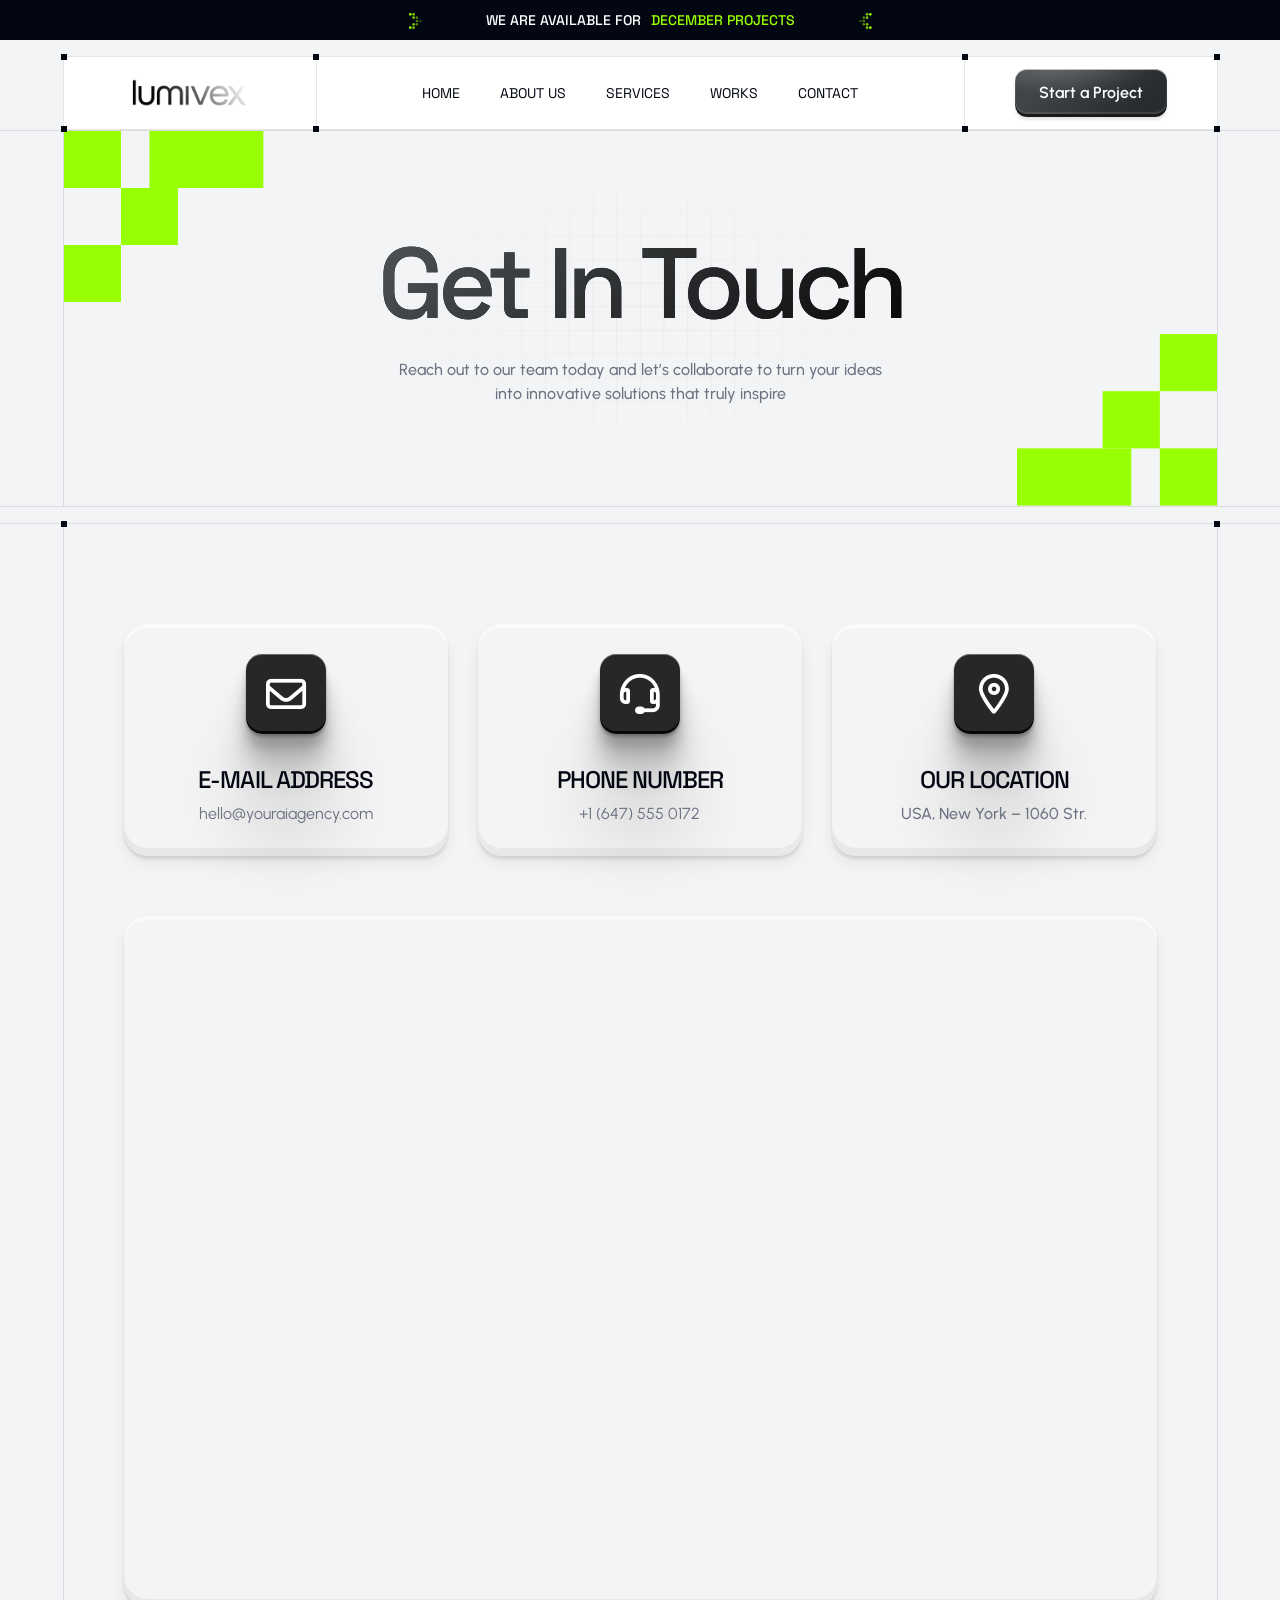
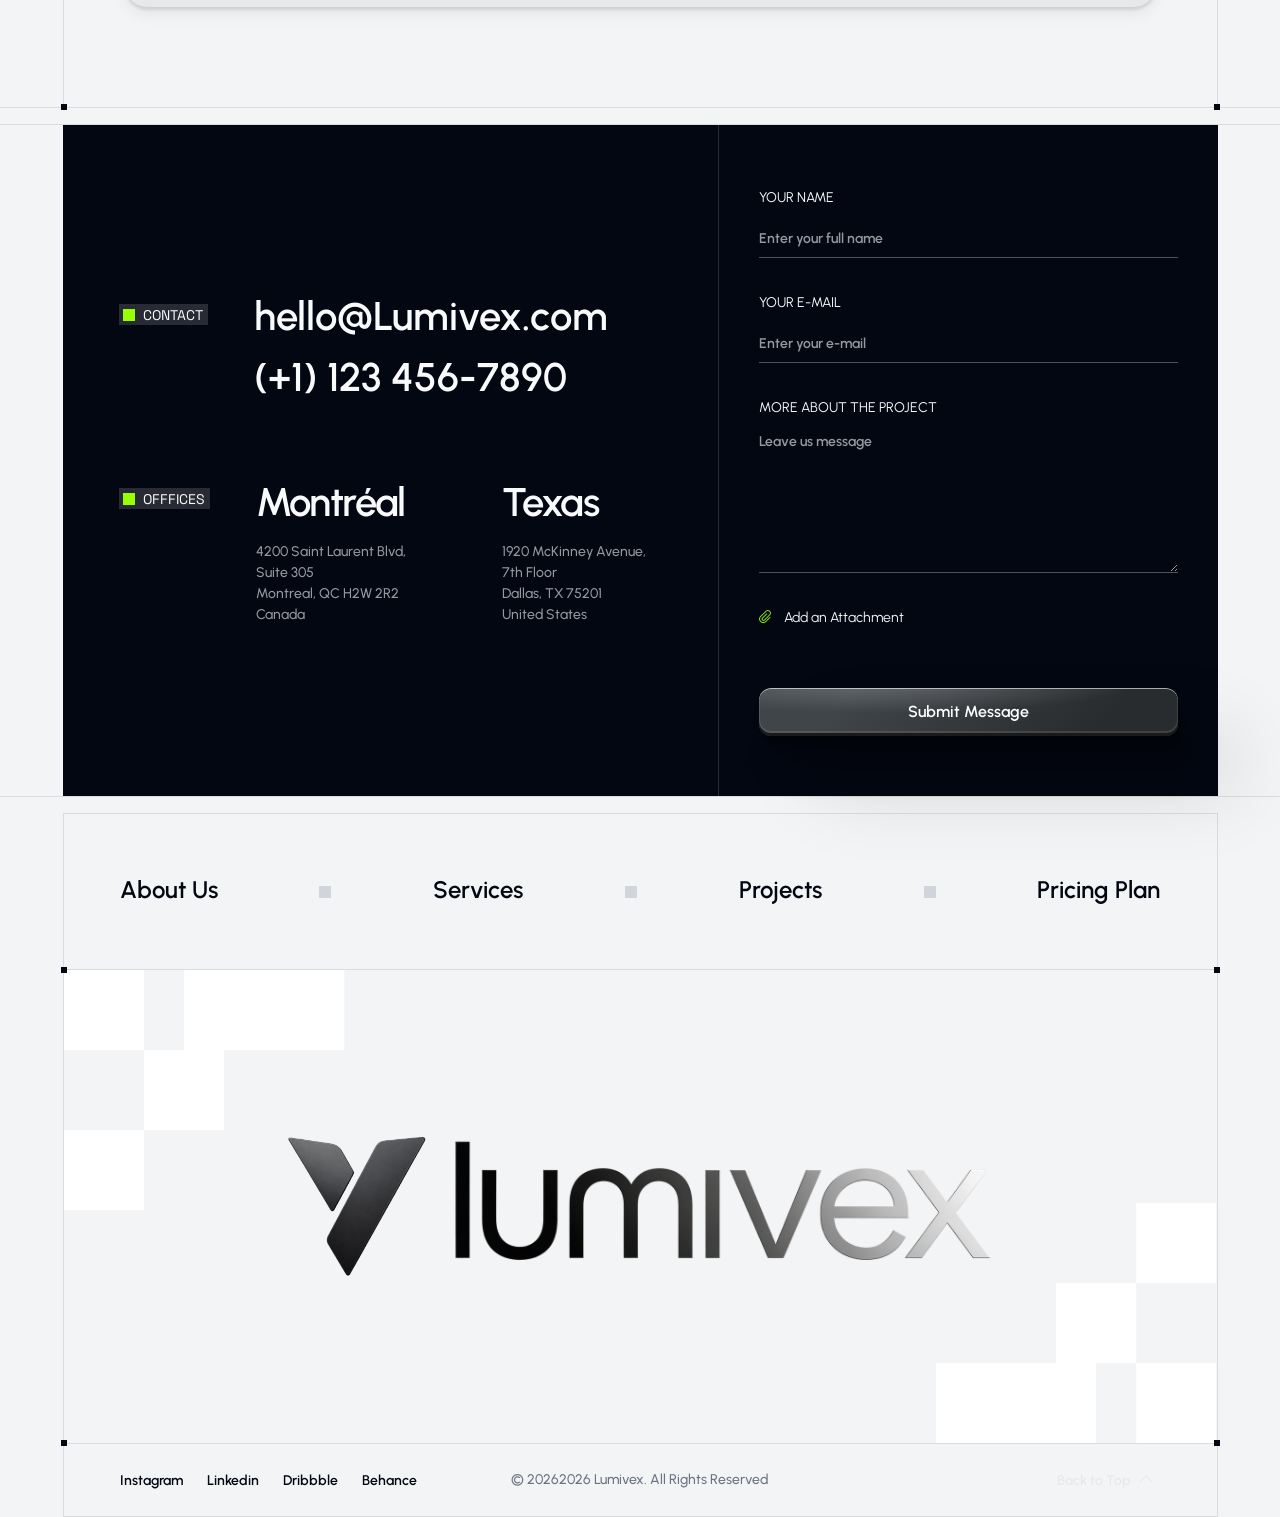
<file: contact.html>
﻿<!DOCTYPE html><html lang="en"><head>
    <meta charset="UTF-8">
    <meta name="viewport" content="width=device-width, initial-scale=1.0">
    <meta name="description" content="Your Ultimate Solution for Creative Agency">
    <link rel="shortcut icon" type="image/x-icon" href="assets/images/fav.svg">
    <title>Lumivex Agency HTML Template</title>
    <!-- swiper css -->
    
    <!-- metismenu css -->
    
    <!-- bootstrap css -->
    
    <!-- bootstrap css -->
    
    <!-- odometer css -->
    
    <!-- fontawesome css -->
    
    <!-- Custom css -->
    

    <!-- swiper css -->
    
    <!-- metismenu css -->
    
    <!-- bootstrap css -->
    
    <!-- bootstrap css -->
    
    <!-- odometer css -->
    
    <!-- fontawesome css -->
    
    <!-- Custom css -->
    

    <link rel="stylesheet" href="assets/css/contact.css"></head>

<body class="home-bg main-home onepage overflow-x-visible">

    <!-- Preload -->
    <div class="preloader overflow-hidden">
        <div class="site-name"><span>Lumivex</span></div>
        <div class="preloader-gutters">
            <div class="bar">
                <div class="inner-bar"></div>
            </div>
            <div class="bar">
                <div class="inner-bar"></div>
            </div>
            <div class="bar">
                <div class="inner-bar"></div>
            </div>
            <div class="bar">
                <div class="inner-bar"></div>
            </div>
            <div class="bar">
                <div class="inner-bar"></div>
            </div>
            <div class="bar">
                <div class="inner-bar"></div>
            </div>
            <div class="bar">
                <div class="inner-bar"></div>
            </div>
            <div class="bar">
                <div class="inner-bar"></div>
            </div>
        </div>
    </div>
    <!-- /Preload -->
    <!-- header area start -->
    <header class="header-style-one">
        <div class="header-top">
            <div class="header-top-inner">
                <div class="left-icon"><img src="assets/images/contact/green-left.svg" alt=""></div>
                <p class="text">WE ARE AVAILABLE FOR <span>DECEMBER PROJECTS</span></p>
                <div class="right-icon"><img src="assets/images/contact/green-right.svg" alt=""></div>
            </div>
        </div>
        <div class="container">
            <div class="header-style-one-wrapper">
                <div class="left-area square-dot">
                    <div class="logo-area">
                        <a href="index.html" class="logo">
                            <img src="assets/images/01.svg" alt="logo">
                        </a>
                    </div>
                    <span class="square-shape top-left"></span>
                    <span class="square-shape bottom-left"></span>
                    <span class="square-shape top-right"></span>
                    <span class="square-shape bottom-right"></span>
                </div>
                <nav class="main-nav-area">
                    <ul class="list-unstyled wpr-desktop-menu">
                        <li class="menu-item">
                            <a class="main-element" href="index.html">HOME</a>
                        </li>
                        <li class="menu-item"><a class="main-element" href="about.html">ABOUT US</a></li>
                        <li class="menu-item"><a class="main-element" href="service-details.html">SERVICES</a></li>
                        <li class="menu-item"><a class="main-element" href="work.html">WORKS</a></li>
                        <li class="menu-item"><a class="main-element" href="contact.html" class="active">CONTACT</a></li>
                    </ul>
                </nav>
                <div class="button-area-start square-dot">
                    <a href="#contact" class="wpr-btn btn-primary">
                        Start a Project
                    </a>
                    <div class="menu-btn d-flex d-lg-none d-md-flex d-sm-flex" id="menu-btn">
                        <span class="line one"></span>
                        <span class="line two"></span>
                    </div>
                    <span class="square-shape top-left"></span>
                    <span class="square-shape bottom-left"></span>
                    <span class="square-shape top-right"></span>
                    <span class="square-shape bottom-right"></span>
                </div>
                <div id="side-bar" class="side-bar">
                    <div class="sidebar-inner">
                        <!-- mobile menu area start -->
                        <div class="mobile-menu-main">
                            <nav class="nav-main mainmenu-nav">
                                <ul class="list-unstyled wpr-desktop-menu" id="mobile-menu">
                                    <!-- HOME -->
                                    <li class="menu-item">
                                        <a class="main-element" href="index.html">HOME</a>
                                    </li>
                                    <!-- ABOUT -->
                                    <li class="menu-item">
                                        <a class="main-element" href="about.html">ABOUT US</a>
                                    </li>
                                    <!-- SERVICES -->
                                    <li class="menu-item">
                                        <a class="main-element" href="service-details.html">SERVICES</a>
                                    </li>
                                    <!-- PROJECTS -->
                                    <li class="menu-item">
                                        <a class="main-element" href="work.html">WORKS</a>
                                    </li>
                                    <!-- CONTACT -->
                                    <li class="menu-item">
                                        <a class="main-element" href="contact.html" class="active">CONTACT</a>
                                    </li>
                                </ul>
                            </nav>
                        </div>
                        <!-- mobile menu area end -->
                        <div class="button-area">
                            <a href="contact.html" class="wpr-btn btn-primary">
                                Contact
                            </a>
                        </div>
                    </div>
                </div>
            </div>
        </div>
    </header>
    <!-- header area end -->

    <!-- wpr banner area start -->
    <section class="wpr-banner-area breadcrumb">
        <div class="container">
            <div class="banner-content-area">
                <h1 class="section-title text-normal wow scaleIn" data-wow-delay="1s">
                    Get In Touch
                </h1>
                <p class="desc">Reach out to our team today and let’s collaborate to turn your ideas <br> into
                    innovative solutions that truly inspire</p>
                <div class="bg-shape">
                    <img src="assets/images/contact/bg-shape.svg" alt="">
                </div>
                <div class="banner-shape-area">
                    <img src="assets/images/contact/shape-01_1.svg" width="200" alt="" class="one wow fadeInLeft" data-wow-delay=".5s">
                    <img src="assets/images/contact/shape-02.svg" width="200" alt="" class="two wow fadeInLeft" data-wow-delay=".5s">
                </div>
            </div>
        </div>
    </section>
    <!-- wpr banner area end -->

    <!-- wpr contact area start -->
    <section class="wpr-get-in-touch inner mb--16">
        <div class="container">
            <div class="section-inner border-1 square-dot">
                <div class="row g-5 mb--60">
                    <div class="col-lg-4 col-md-6 col-sm-6 md-mb-24">
                        <div class="box-contact-item text-center effectFade fadeUp">
                            <i class="icon fa-regular fa-envelope"></i>
                            <h2 class="h6 title fw-semibold">E-mail address</h2>
                            <a class="text" href="mail:hello@youraiagency.com">
                                hello@youraiagency.com
                            </a>
                        </div>
                    </div>
                    <div class="col-lg-4 col-md-6 col-sm-6 md-mb-24">
                        <div class="box-contact-item text-center effectFade fadeUp" data-delay="0.1">
                            <i class="icon fa-regular fa-headset"></i>
                            <h2 class="h6 title fw-semibold">Phone number</h2>
                            <a href="tel:+1(647)5550172" class="text">
                                +1 (647) 555 0172
                            </a>
                        </div>
                    </div>
                    <div class="col-lg-4 col-md-6 col-sm-6">
                        <div class="box-contact-item text-center effectFade fadeUp" data-delay="0.2">
                            <i class="icon fa-regular fa-location-dot"></i>
                            <h2 class="h6 title fw-semibold">Our Location</h2>
                            <p class="text">
                                USA, New York – 1060 Str.
                            </p>
                        </div>
                    </div>
                </div>
                <!-- map -->
                <div class="wpr-map box-contact-item">
                    <iframe src="https://www.google.com/maps/embed?pb=!1m14!1m8!1m3!1d317859.6089702069!2d-0.075949!3d51.508112!3m2!1i1024!2i768!4f13.1!3m3!1m2!1s0x48760349331f38dd%3A0xa8bf49dde1d56467!2sTower%20of%20London!5e0!3m2!1sen!2sus!4v1719221598456!5m2!1sen!2sus" height="660" style="border:0;" allowfullscreen="" loading="lazy" referrerpolicy="no-referrer-when-downgrade">
                    </iframe>
                </div>
                <span class="square-shape top-left"></span>
                <span class="square-shape top-right"></span>
                <span class="square-shape bottom-left"></span>
                <span class="square-shape bottom-right"></span>
            </div>
        </div>
    </section>
    <!-- wpr contact area end -->
    <!-- wpr contact area start -->
    <section id="contact" class="wpr-contact-area mb--16">
        <div class="container">
            <div class="section-inner">
                <div class="left-content-area">
                    <div class="get-in-touch">
                        <p class="sub-title">CONTACT</p>
                        <ul>
                            <li><a href="#">hello@Lumivex.com</a></li>
                            <li><a href="#">(+1) 123 456-7890</a></li>
                        </ul>
                    </div>
                    <div class="location-area">
                        <p class="sub-title">OFFFICES</p>
                        <ul>
                            <li>
                                <h2 class="h4">Montréal</h2>
                                <p>4200 Saint Laurent Blvd, Suite 305 <br> Montreal, QC H2W 2R2 <br> Canada</p>
                            </li>
                            <li>
                                <h2 class="h4">Texas</h2>
                                <p>1920 McKinney Avenue, 7th Floor <br> Dallas, TX 75201 <br> United States</p>
                            </li>
                        </ul>
                    </div>
                </div>
                <div class="contact-form-area">
                    <form id="contact-form" action="mailer.php" method="POST" enctype="multipart/form-data">
                        <div class="single-input">
                            <label for="name">YOUR NAME</label>
                            <input type="text" id="name" name="name" placeholder="Enter your full name">
                        </div>
                        <div class="single-input">
                            <label for="email">YOUR E-MAIL</label>
                            <input type="email" id="email" name="email" placeholder="Enter your e-mail">
                        </div>
                        <div class="single-input">
                            <label for="message">MORE ABOUT THE PROJECT</label>
                            <textarea id="message" name="message" placeholder="Leave us message" required=""></textarea>
                        </div>
                        <div class="single-input last">
                            <label for="upload-attachment">
                                <i class="fa-sharp-duotone fa-light fa-paperclip"></i> Add an Attachment
                                <input type="file" name="file" id="upload-attachment">
                            </label>
                        </div>
                        <div class="form-btn-area">
                            <button type="submit" class="wpr-btn">Submit Message</button>
                        </div>
                        <div id="form-messages"></div>
                    </form>
                </div>
            </div>
        </div>
    </section>
    <!-- wpr contact area end -->


    <!-- wpr footer area start -->
    <div class="wpr-footer-area">
        <div class="container">
            <div class="section-inner border-1">
                <div class="footer-top">
                    <ul>
                        <li><a href="about.html">About Us</a></li>
                        <li class="square-dot"></li>
                        <li><a href="service-details.html">Services</a></li>
                        <li class="square-dot"></li>
                        <li><a href="work.html">Projects</a></li>
                        <li class="square-dot"></li>
                        <li><a href="#">Pricing Plan</a></li>
                    </ul>
                </div>
                <div class="footer-logo-area square-dot">
                    <a href="index.html"><img src="assets/images/footer-logo.svg" alt=""></a>
                    <div class="shape one"><img src="assets/images/contact/shape-01.svg" alt=""></div>
                    <div class="shape two"><img src="assets/images/contact/shape-02_1.svg" alt=""></div>
                    <span class="square-shape top-left"></span>
                    <span class="square-shape top-right"></span>
                    <span class="square-shape bottom-left"></span>
                    <span class="square-shape bottom-right"></span>
                </div>
                <div class="copyright-area">
                    <div class="left-social-area">
                        <ul>
                            <li><a href="#">Instagram</a></li>
                            <li><a href="#">Linkedin</a></li>
                            <li><a href="#">Dribbble</a></li>
                            <li><a href="#">Behance</a></li>
                        </ul>
                    </div>
                    <p class="copyright">
                        ©
                        <script>
                            document.write(
                                new Date().getFullYear()
                            )
                        </script>2026 Lumivex. All Rights Reserved
                    </p>
                    <button class="scroll-top-btn">
                        Back to Top
                        <svg width="16" height="16" viewBox="0 0 16 16" fill="none" xmlns="http://www.w3.org/2000/svg">
                            <path d="M8 3.29688L7.64062 3.64062L1.39062 9.89062L2.10938 10.6094L8 4.71875L13.8906 10.6094L14.6094 9.89062L8.35938 3.64062L8 3.29688Z" fill="black"></path>
                        </svg>
                    </button>
                </div>
            </div>
        </div>
    </div>
    <!-- wpr footer area end -->

    <!-- offcanvase search -->
    <div class="search-input-area">
        <div class="container">
            <div class="search-input-inner">
                <div class="input-div">
                    <input class="search-input autocomplete" type="text" placeholder="Search by keyword or #">
                    <button><i class="far fa-search"></i></button>
                </div>
            </div>
        </div>
        <div id="close" class="search-close-icon"><i class="far fa-times"></i></div>
    </div>


    <!-- side bar area  -->

    <!-- side abr area end -->

    <button id="goTop" class="show">
        <span class="border-progress" style="--progress-angle: 360deg;"></span>
        <span class="ic-wrap">
        <span class="icon icon-long-arrow-alt-up-solid"><i class="fa-sharp fa-regular fa-arrow-up-long"></i></span>
        </span>
    </button>


    <!-- jquery js -->
    
    
    
    
    
    
    
    
    
    
    
    
    
    
    <!-- contact form js -->
    
    




    <script defer src="assets/js/contact.js"></script>
</body></html>
</file>
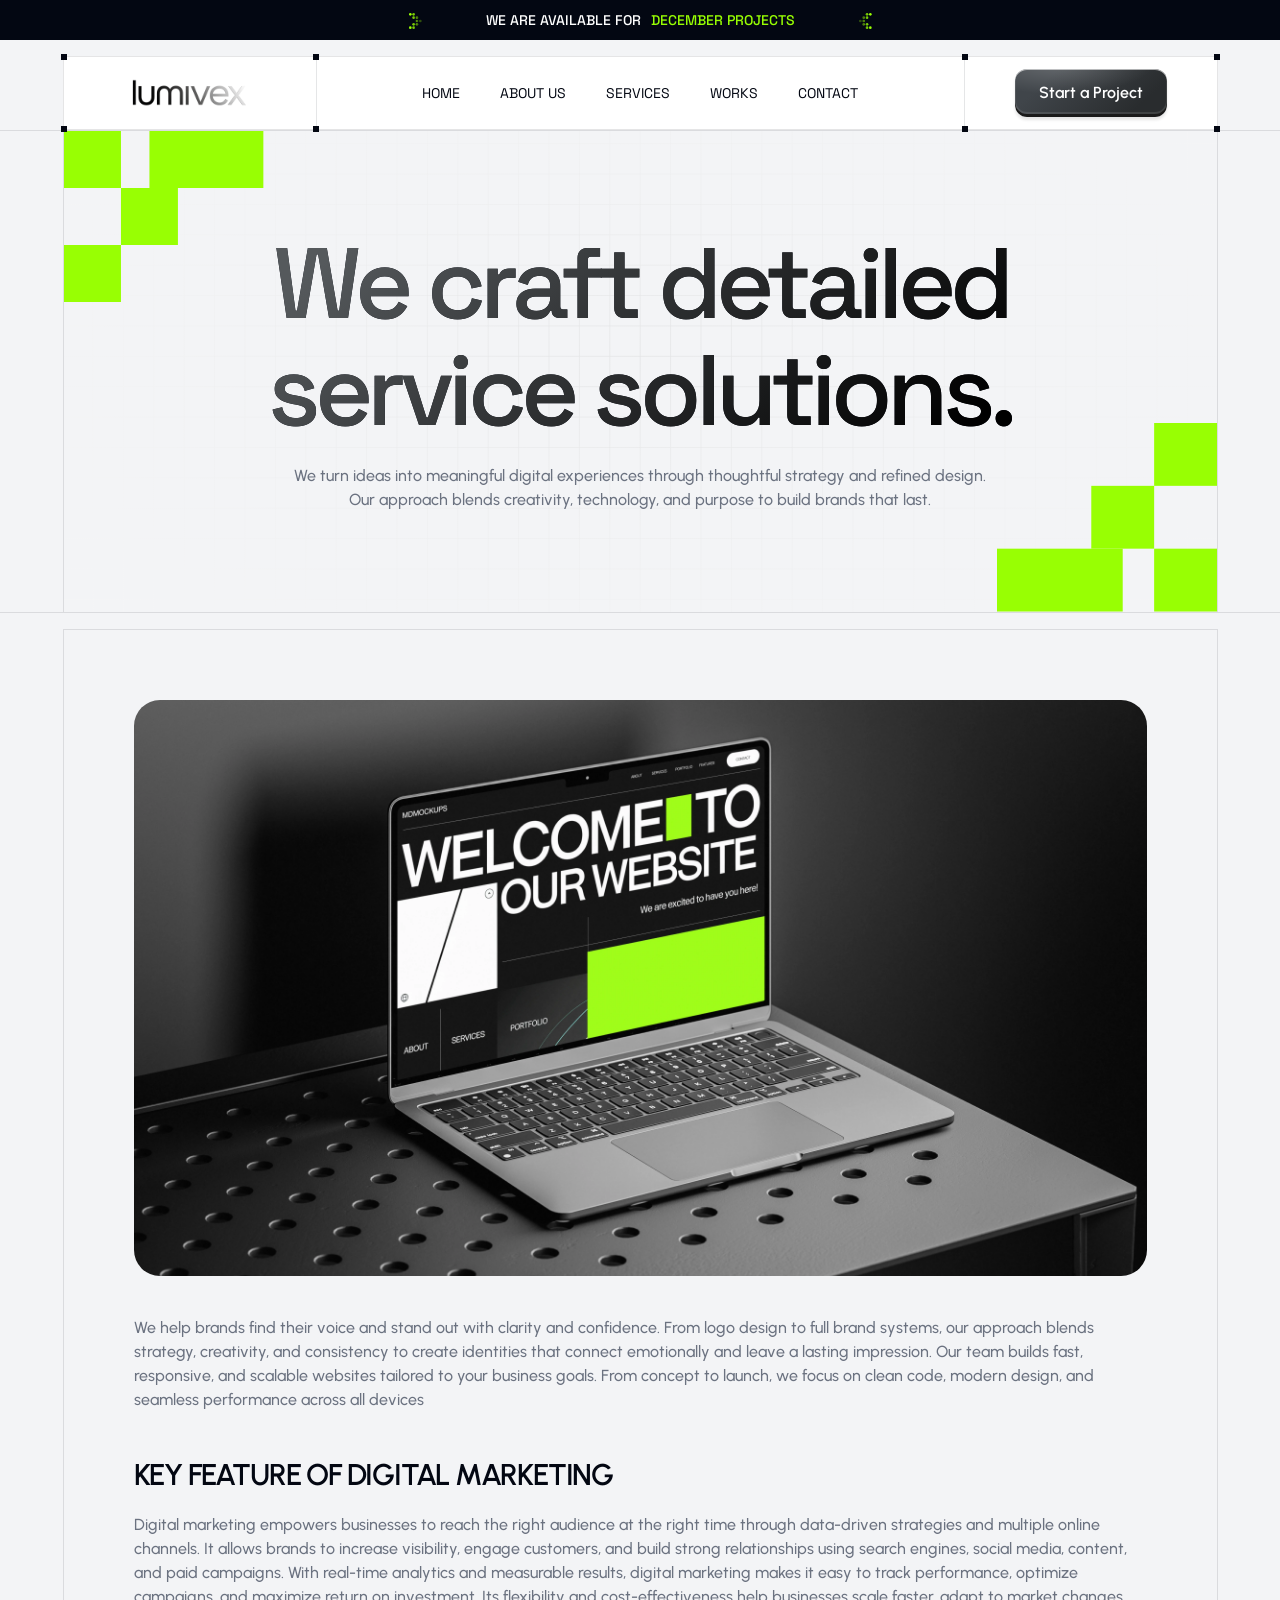
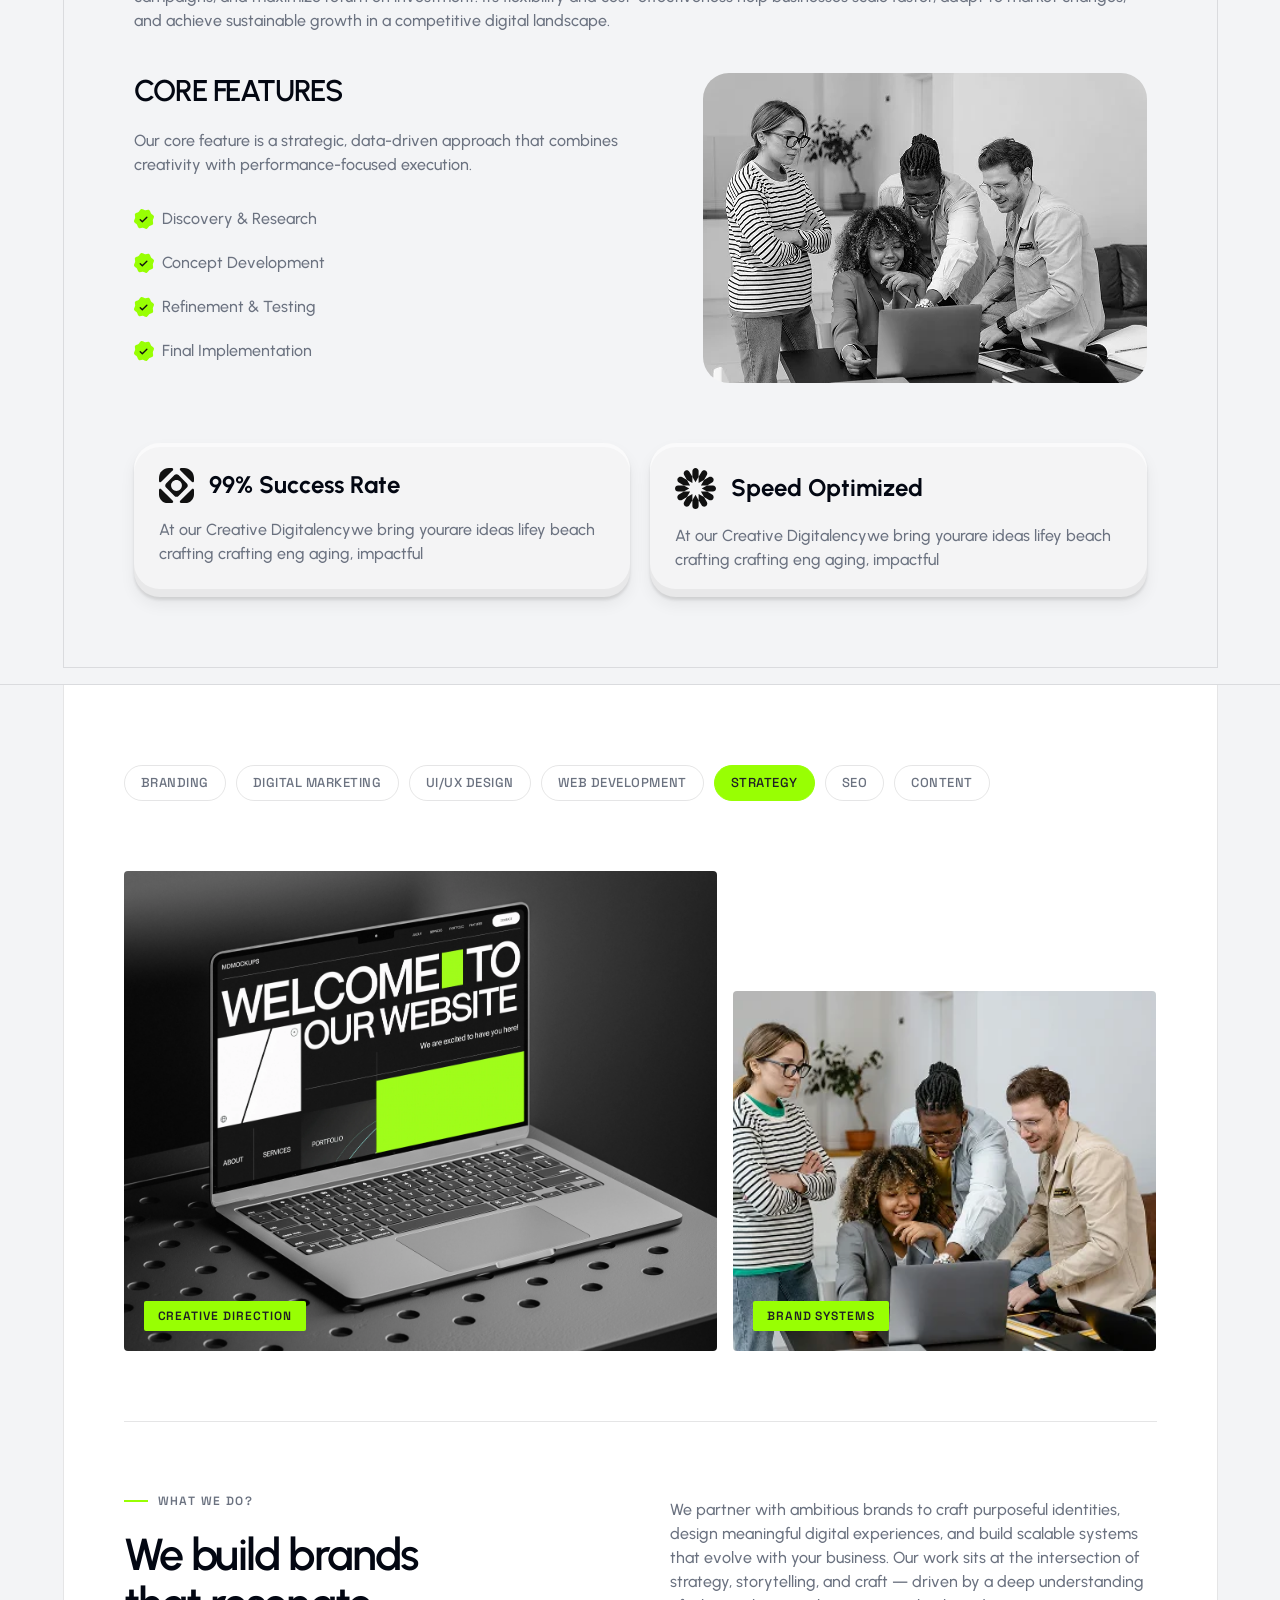
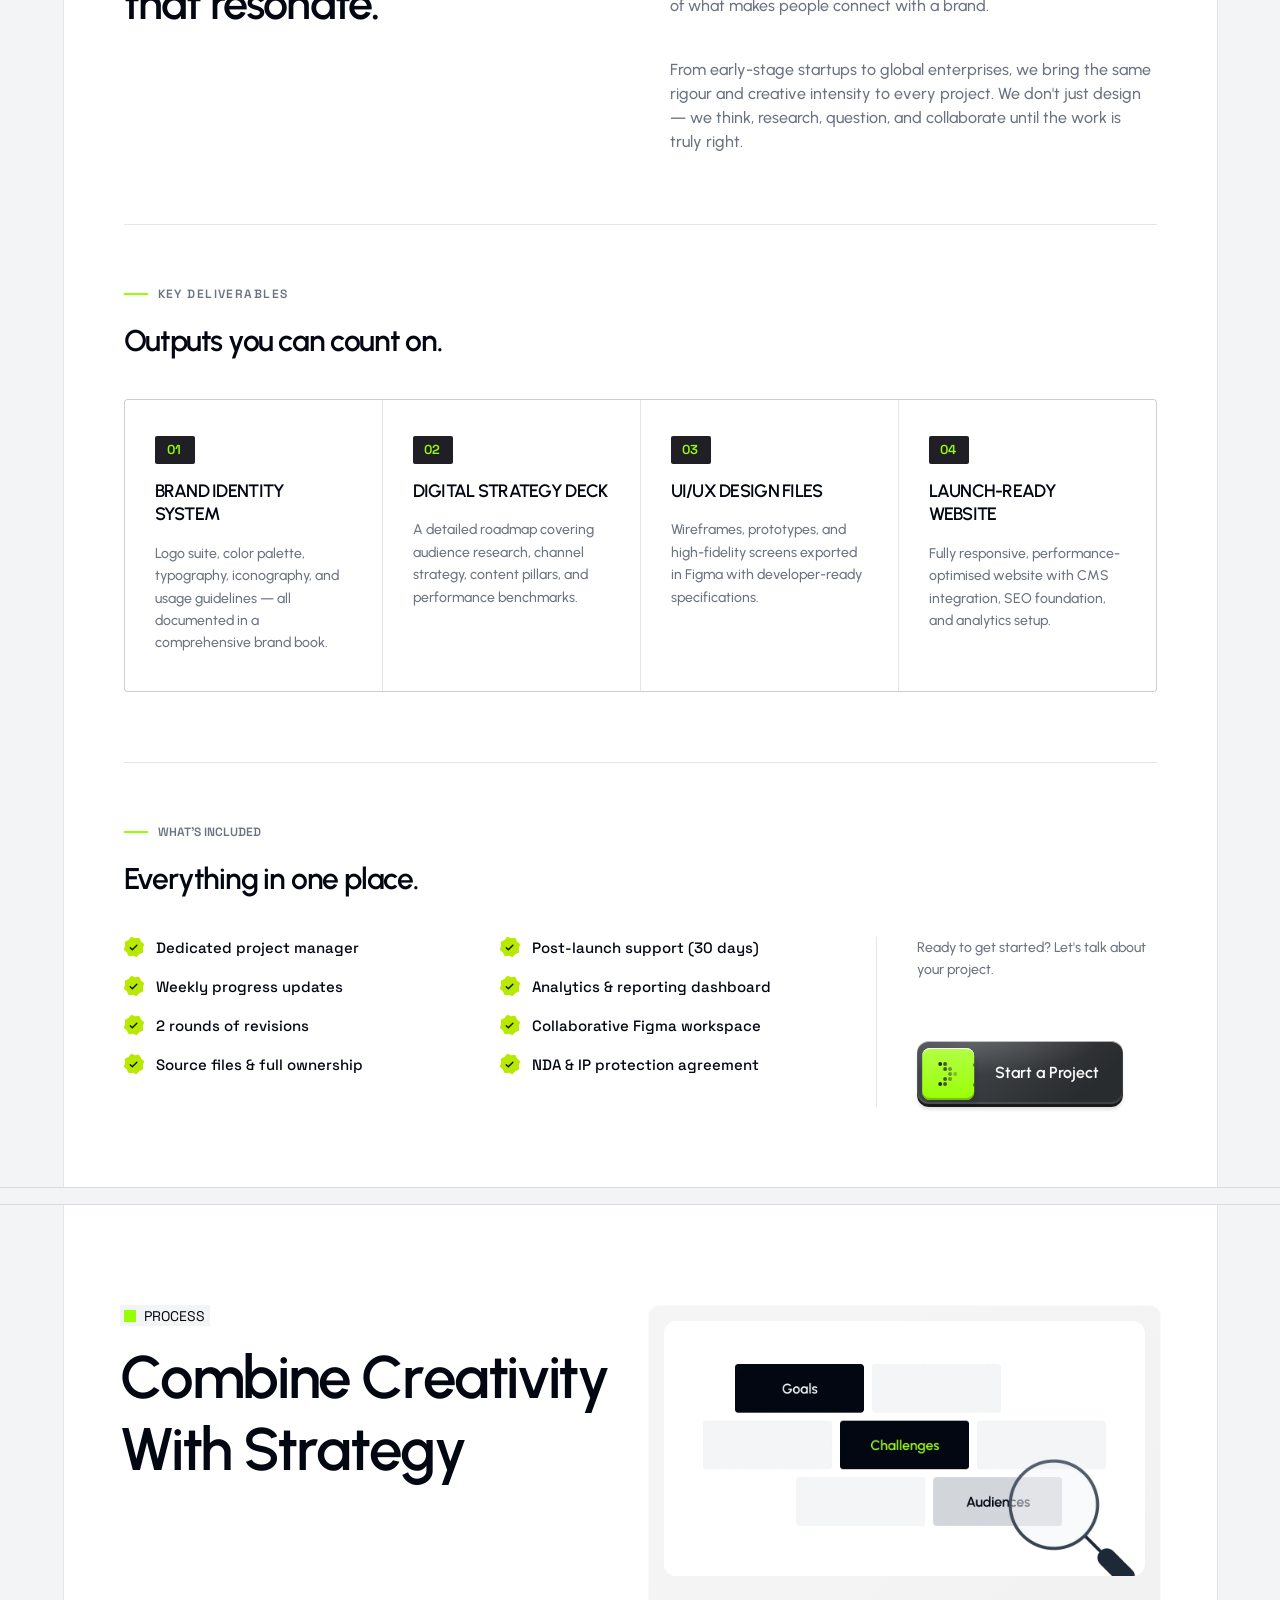
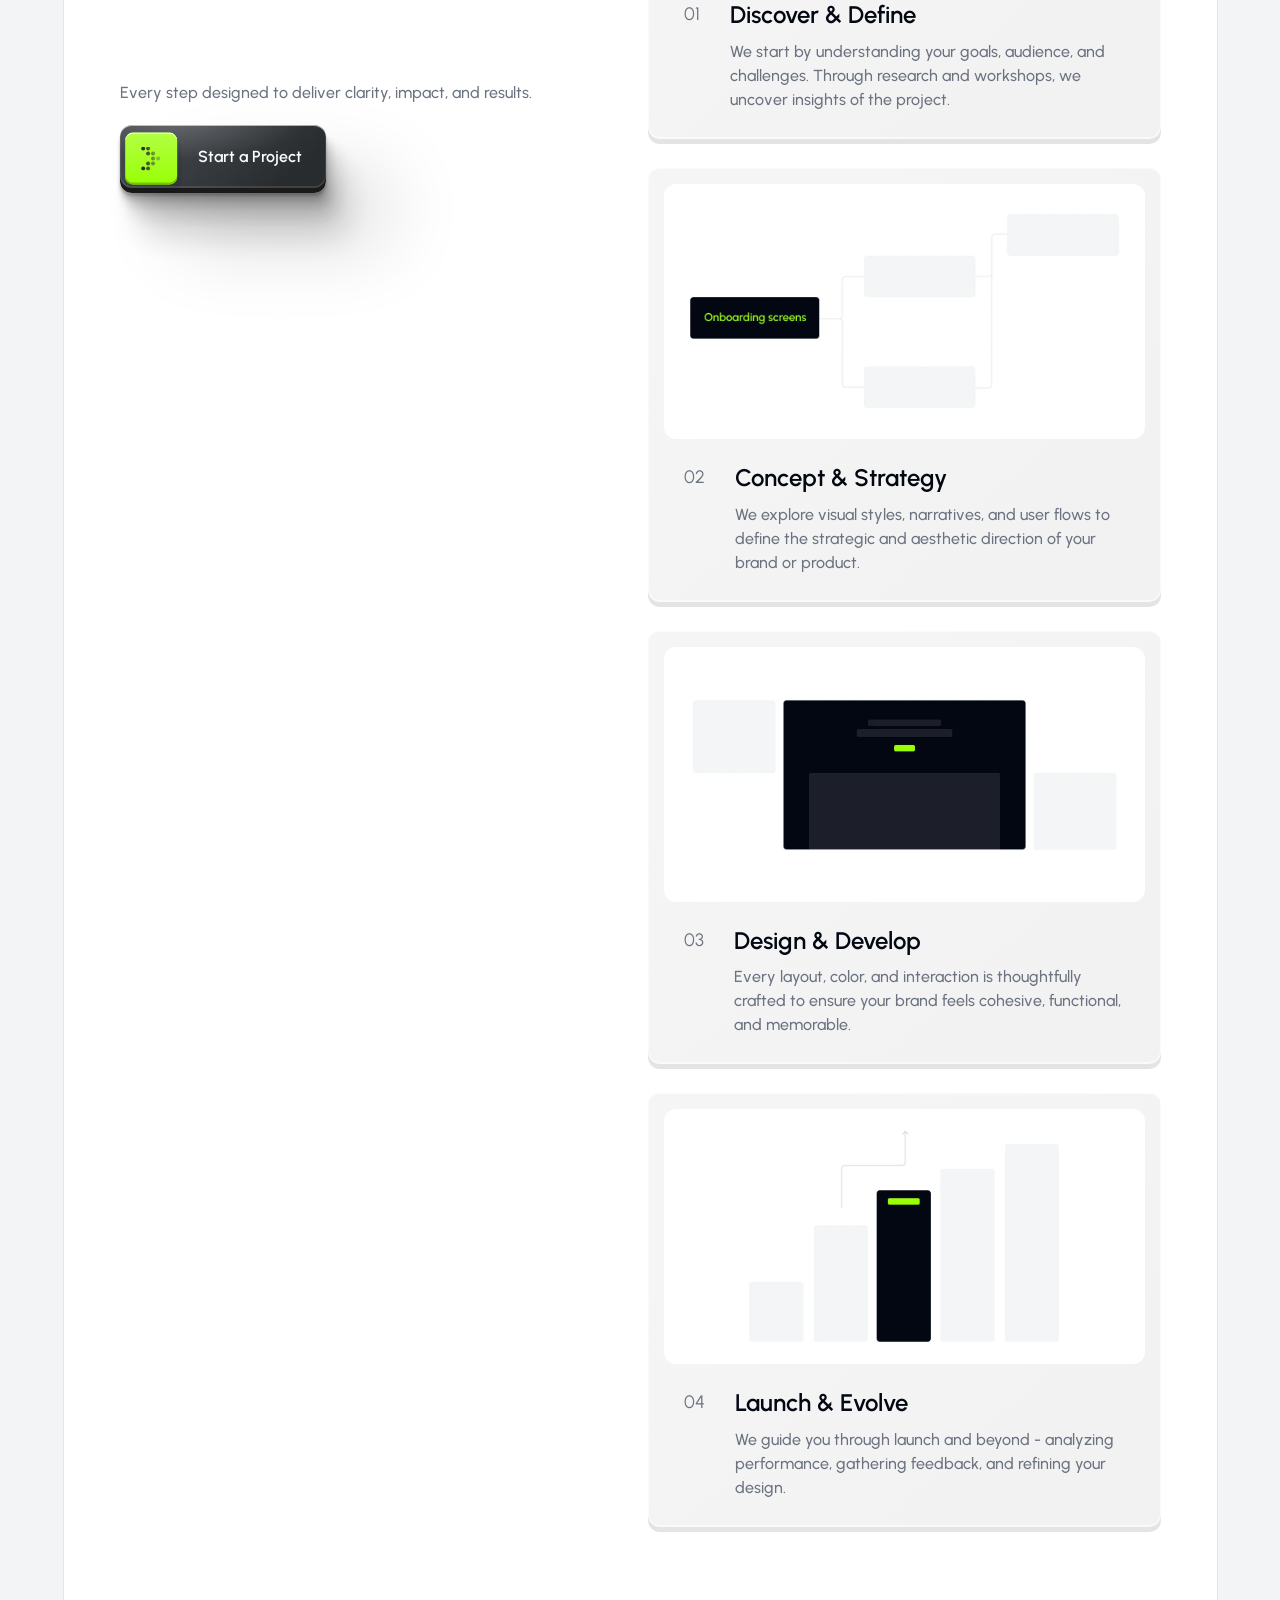
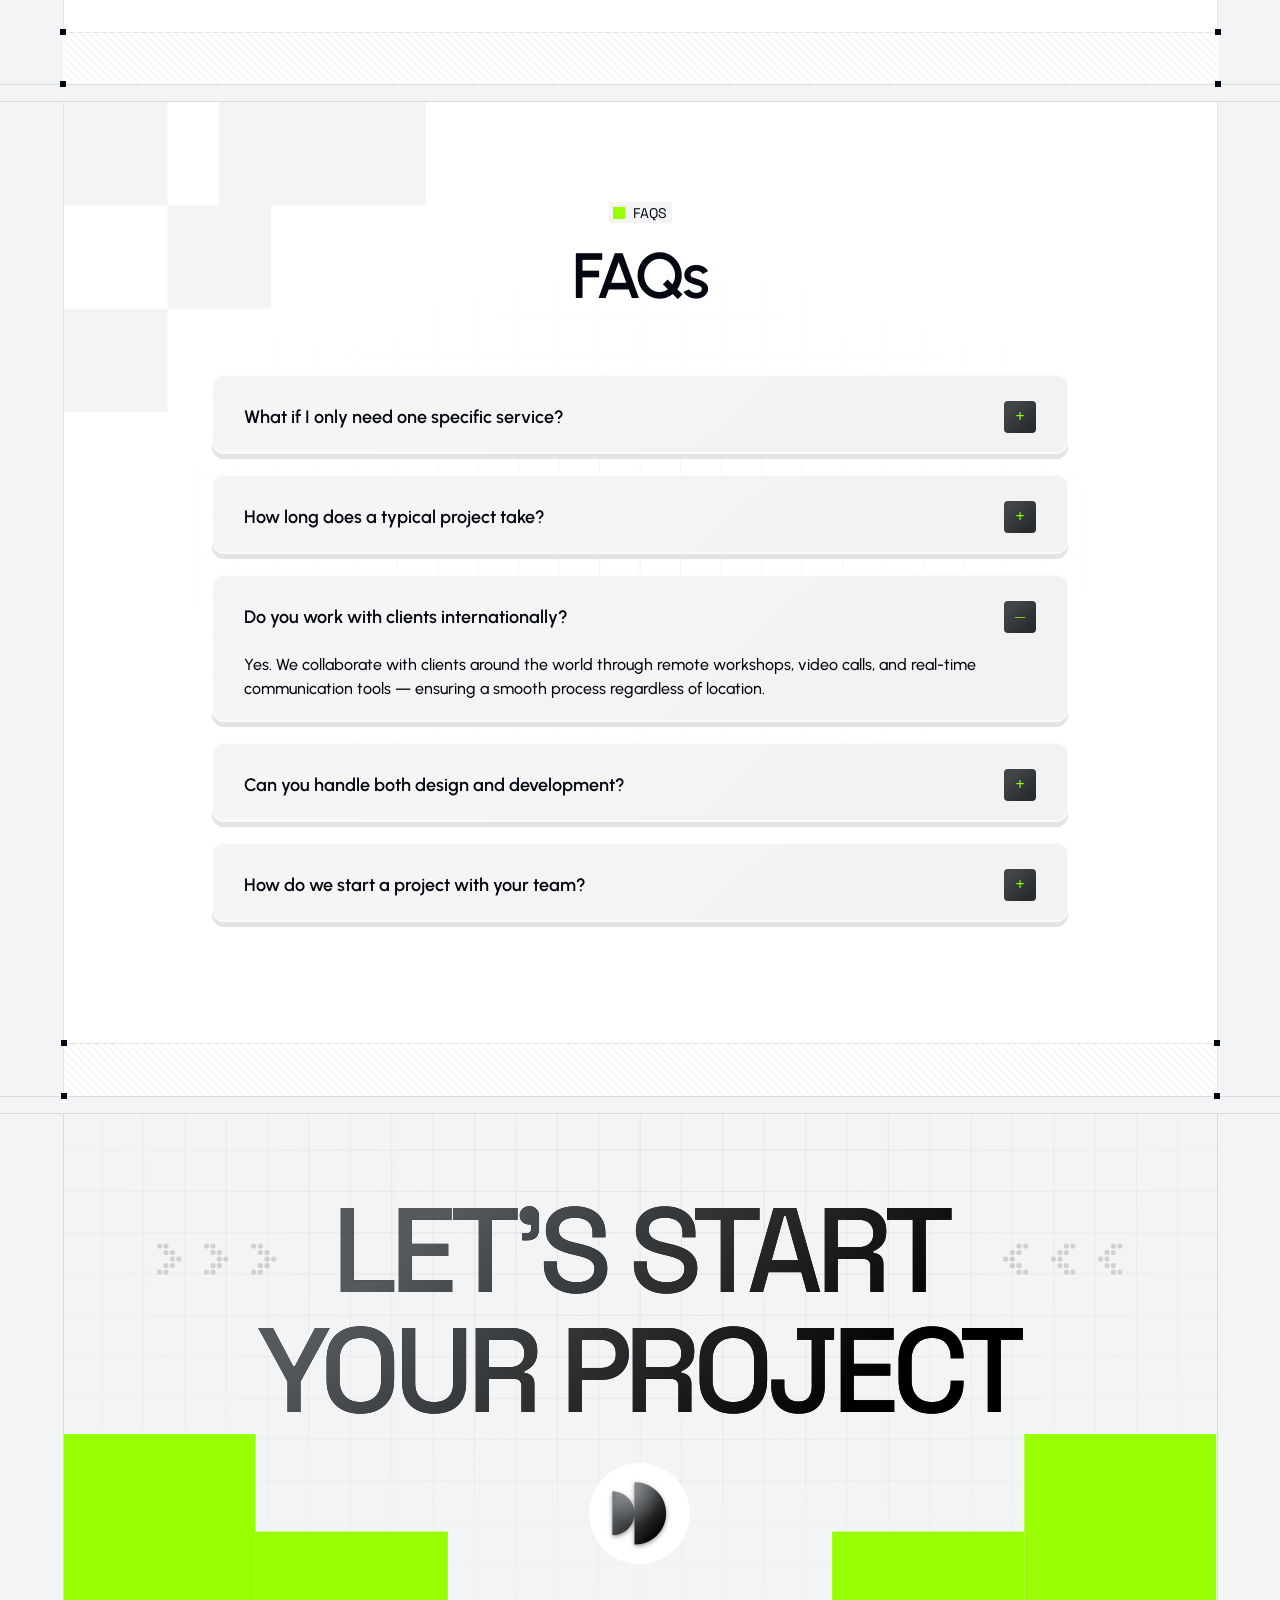
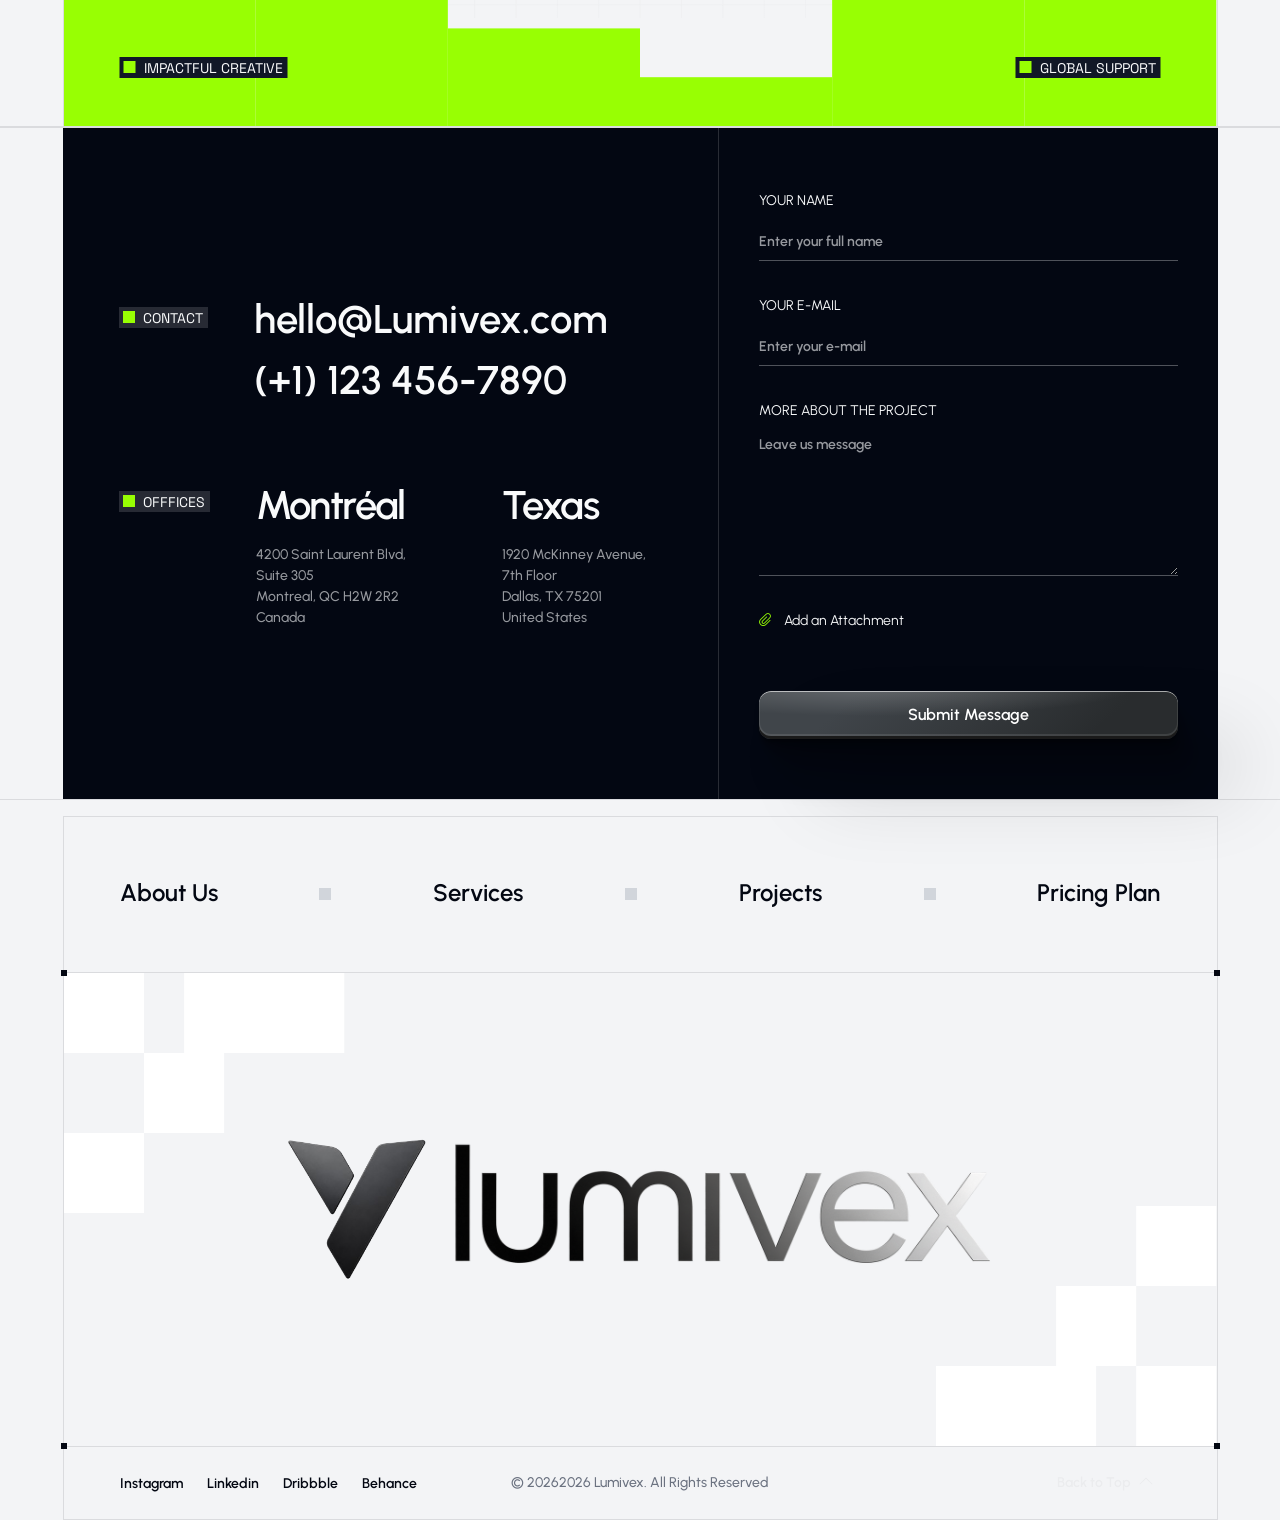
<file: service-details.html>
﻿<!DOCTYPE html><html lang="en"><head>
    <meta charset="UTF-8">
    <meta name="viewport" content="width=device-width, initial-scale=1.0">
    <meta name="description" content="Your Ultimate Solution for Creative Agency">
    <link rel="shortcut icon" type="image/x-icon" href="assets/images/fav.svg">
    <title>Lumivex Agency HTML Template</title>
    <!-- swiper css -->
    
    <!-- metismenu css -->
    
    <!-- bootstrap css -->
    
    <!-- bootstrap css -->
    
    <!-- odometer css -->
    
    <!-- fontawesome css -->
    
    <!-- Custom css -->
    

    <!-- swiper css -->
    
    <!-- metismenu css -->
    
    <!-- bootstrap css -->
    
    <!-- bootstrap css -->
    
    <!-- odometer css -->
    
    <!-- fontawesome css -->
    
    <!-- Custom css -->
    

    <link rel="stylesheet" href="assets/css/service-details.css"></head>

<body class="home-bg main-home onepage overflow-x-visible">

    <!-- Preload -->
    <div class="preloader overflow-hidden">
        <div class="site-name"><span>Lumivex</span></div>
        <div class="preloader-gutters">
            <div class="bar">
                <div class="inner-bar"></div>
            </div>
            <div class="bar">
                <div class="inner-bar"></div>
            </div>
            <div class="bar">
                <div class="inner-bar"></div>
            </div>
            <div class="bar">
                <div class="inner-bar"></div>
            </div>
            <div class="bar">
                <div class="inner-bar"></div>
            </div>
            <div class="bar">
                <div class="inner-bar"></div>
            </div>
            <div class="bar">
                <div class="inner-bar"></div>
            </div>
            <div class="bar">
                <div class="inner-bar"></div>
            </div>
        </div>
    </div>
    <!-- /Preload -->
    <!-- header area start -->
    <header class="header-style-one">
        <div class="header-top">
            <div class="header-top-inner">
                <div class="left-icon"><img src="assets/images/service-details/green-left.svg" alt=""></div>
                <p class="text">WE ARE AVAILABLE FOR <span>DECEMBER PROJECTS</span></p>
                <div class="right-icon"><img src="assets/images/service-details/green-right.svg" alt=""></div>
            </div>
        </div>
        <div class="container">
            <div class="header-style-one-wrapper">
                <div class="left-area square-dot">
                    <div class="logo-area">
                        <a href="index.html" class="logo">
                            <img src="assets/images/01.svg" alt="logo">
                        </a>
                    </div>
                    <span class="square-shape top-left"></span>
                    <span class="square-shape bottom-left"></span>
                    <span class="square-shape top-right"></span>
                    <span class="square-shape bottom-right"></span>
                </div>
                <nav class="main-nav-area">
                    <ul class="list-unstyled wpr-desktop-menu">
                        <li class="menu-item">
                            <a class="main-element" href="index.html">HOME</a>
                        </li>
                        <li class="menu-item"><a class="main-element" href="about.html">ABOUT US</a></li>
                        <li class="menu-item"><a class="main-element" href="service-details.html" class="active">SERVICES</a></li>
                        <li class="menu-item"><a class="main-element" href="work.html">WORKS</a></li>
                        <li class="menu-item"><a class="main-element" href="contact.html">CONTACT</a></li>
                    </ul>
                </nav>
                <div class="button-area-start square-dot">
                    <a href="#contact" class="wpr-btn btn-primary">
                        Start a Project
                    </a>
                    <div class="menu-btn d-flex d-lg-none d-md-flex d-sm-flex" id="menu-btn">
                        <span class="line one"></span>
                        <span class="line two"></span>
                    </div>
                    <span class="square-shape top-left"></span>
                    <span class="square-shape bottom-left"></span>
                    <span class="square-shape top-right"></span>
                    <span class="square-shape bottom-right"></span>
                </div>
                <div id="side-bar" class="side-bar">
                    <div class="sidebar-inner">
                        <!-- mobile menu area start -->
                        <div class="mobile-menu-main">
                            <nav class="nav-main mainmenu-nav">
                                <ul class="list-unstyled wpr-desktop-menu" id="mobile-menu">
                                    <!-- HOME -->
                                    <li class="menu-item">
                                        <a class="main-element" href="index.html">HOME</a>
                                    </li>
                                    <!-- ABOUT -->
                                    <li class="menu-item">
                                        <a class="main-element" href="about.html">ABOUT US</a>
                                    </li>
                                    <!-- SERVICES -->
                                    <li class="menu-item">
                                        <a class="main-element" href="service-details.html" class="active">SERVICES</a>
                                    </li>
                                    <!-- PROJECTS -->
                                    <li class="menu-item">
                                        <a class="main-element" href="work.html">WORKS</a>
                                    </li>
                                    <!-- CONTACT -->
                                    <li class="menu-item">
                                        <a class="main-element" href="contact.html">CONTACT</a>
                                    </li>
                                </ul>
                            </nav>
                        </div>
                        <!-- mobile menu area end -->
                        <div class="button-area">
                            <a href="contact.html" class="wpr-btn btn-primary">
                                Contact
                            </a>
                        </div>
                    </div>
                </div>
            </div>
        </div>
    </header>
    <!-- header area end -->

    <!-- wpr banner area start -->
    <section class="wpr-banner-area breadcrumb">
        <div class="container">
            <div class="banner-content-area">
                <h1 class="section-title text-normal wow scaleIn" data-wow-delay=".7s">
                    We craft detailed <br> service solutions.
                </h1>
                <p class="desc"> We turn ideas into meaningful digital experiences through thoughtful strategy and
                    refined design. <br>
                    Our approach blends creativity, technology, and purpose to build brands that last. </p>
                <div class="bg-shape">
                    <img src="assets/images/service-details/bg-shape.svg" alt="">
                </div>
                <div class="banner-shape-area">
                    <img src="assets/images/service-details/shape-01.svg" width="200" alt="" class="one wow fadeInLeft" data-wow-delay=".5s">
                    <img src="assets/images/service-details/shape-02.svg" width="220" alt="" class="two wow fadeInLeft" data-wow-delay=".5s">
                </div>
            </div>
        </div>
    </section>
    <!-- wpr banner area end -->

    <!-- wpr work details area start -->
    <div class="services-details-banner">
        <div class="container">
            <div class="section-inner border-1 mb--16">
                <div class="image-area">
                    <img src="assets/images/service-details/02_1.webp" alt="">
                </div>
                <div class="service-overview">
                    <div class="wpr-service-details-content mb-40 mr-115">
                        <p class="desc mb--45">We help brands find their voice and stand out with clarity and
                            confidence. From logo design to full brand systems, our approach blends strategy,
                            creativity, and consistency to create identities that connect emotionally and leave a
                            lasting impression. Our team builds fast, responsive, and scalable websites tailored to your
                            business goals. From concept to launch, we focus on clean code, modern design, and seamless
                            performance across all devices</p>
                        <h2 class="h5 wpr-service-details-title mb-30">Key Feature Of Digital Marketing </h2>
                        <p class="desc">Digital marketing empowers businesses to reach the right audience at the right
                            time through data-driven strategies and multiple online channels. It allows brands to
                            increase visibility, engage customers, and build strong relationships using search engines,
                            social media, content, and paid campaigns. With real-time analytics and measurable results,
                            digital marketing makes it easy to track performance, optimize campaigns, and maximize
                            return on investment. Its flexibility and cost-effectiveness help businesses scale faster,
                            adapt to market changes, and achieve sustainable growth in a competitive digital landscape.
                        </p>
                        <div class="approach-area">
                            <div class="left">
                                <h2 class="h5 wpr-service-details-title mb-30">Core Features </h2>
                                <p class="desc mb--30">Our core feature is a strategic, data-driven approach that
                                    combines creativity with performance-focused execution.</p>
                                <ul>
                                    <li>
                                        <svg xmlns="http://www.w3.org/2000/svg" width="20" height="20" viewBox="0 0 20 20" fill="none">
                                            <path d="M19.9428 7.33556C20.2803 8.59518 19.0204 9.94926 18.8596 11.1655C18.6928 12.4268 19.54 14.0595 18.9147 15.1464C18.2894 16.2334 16.4484 16.3141 15.4396 17.0893C14.4672 17.8391 13.9233 19.6055 12.6643 19.9429C11.4054 20.2802 10.051 19.0196 8.83403 18.8591C7.57279 18.6923 5.94002 19.5394 4.85305 18.9141C3.76609 18.2888 3.68532 16.4479 2.91085 15.4389C2.16092 14.4667 0.394673 13.9234 0.0571579 12.6638C-0.28037 11.4042 0.980371 10.0505 1.14109 8.83424C1.30729 7.5732 0.460077 5.94048 1.08543 4.85354C1.71078 3.7666 3.55172 3.68584 4.56057 2.91073C5.53348 2.16065 6.0768 0.394446 7.33579 0.057115C8.59479 -0.280228 9.94981 0.980128 11.1661 1.14084C12.4274 1.30769 14.0601 0.4605 15.1471 1.08584C16.2341 1.71117 16.3148 3.55206 17.0899 4.56089C17.8364 5.53056 19.6046 6.07334 19.9428 7.33556Z" fill="#B8E900"></path>
                                            <path d="M12.8509 8.18213L8.30543 12.7276L6.23932 10.6615" fill="#B8E900">
                                            </path>
                                            <path d="M12.8509 8.18213L8.30543 12.7276L6.23932 10.6615" stroke="#111111" stroke-width="1.36364" stroke-linecap="round" stroke-linejoin="round">
                                            </path>
                                        </svg>
                                        <p>Discovery & Research </p>
                                    </li>
                                    <li>
                                        <svg xmlns="http://www.w3.org/2000/svg" width="20" height="20" viewBox="0 0 20 20" fill="none">
                                            <path d="M19.9428 7.33556C20.2803 8.59518 19.0204 9.94926 18.8596 11.1655C18.6928 12.4268 19.54 14.0595 18.9147 15.1464C18.2894 16.2334 16.4484 16.3141 15.4396 17.0893C14.4672 17.8391 13.9233 19.6055 12.6643 19.9429C11.4054 20.2802 10.051 19.0196 8.83403 18.8591C7.57279 18.6923 5.94002 19.5394 4.85305 18.9141C3.76609 18.2888 3.68532 16.4479 2.91085 15.4389C2.16092 14.4667 0.394673 13.9234 0.0571579 12.6638C-0.28037 11.4042 0.980371 10.0505 1.14109 8.83424C1.30729 7.5732 0.460077 5.94048 1.08543 4.85354C1.71078 3.7666 3.55172 3.68584 4.56057 2.91073C5.53348 2.16065 6.0768 0.394446 7.33579 0.057115C8.59479 -0.280228 9.94981 0.980128 11.1661 1.14084C12.4274 1.30769 14.0601 0.4605 15.1471 1.08584C16.2341 1.71117 16.3148 3.55206 17.0899 4.56089C17.8364 5.53056 19.6046 6.07334 19.9428 7.33556Z" fill="#B8E900"></path>
                                            <path d="M12.8509 8.18213L8.30543 12.7276L6.23932 10.6615" fill="#B8E900">
                                            </path>
                                            <path d="M12.8509 8.18213L8.30543 12.7276L6.23932 10.6615" stroke="#111111" stroke-width="1.36364" stroke-linecap="round" stroke-linejoin="round">
                                            </path>
                                        </svg>
                                        <p>Concept Development</p>
                                    </li>
                                    <li>
                                        <svg xmlns="http://www.w3.org/2000/svg" width="20" height="20" viewBox="0 0 20 20" fill="none">
                                            <path d="M19.9428 7.33556C20.2803 8.59518 19.0204 9.94926 18.8596 11.1655C18.6928 12.4268 19.54 14.0595 18.9147 15.1464C18.2894 16.2334 16.4484 16.3141 15.4396 17.0893C14.4672 17.8391 13.9233 19.6055 12.6643 19.9429C11.4054 20.2802 10.051 19.0196 8.83403 18.8591C7.57279 18.6923 5.94002 19.5394 4.85305 18.9141C3.76609 18.2888 3.68532 16.4479 2.91085 15.4389C2.16092 14.4667 0.394673 13.9234 0.0571579 12.6638C-0.28037 11.4042 0.980371 10.0505 1.14109 8.83424C1.30729 7.5732 0.460077 5.94048 1.08543 4.85354C1.71078 3.7666 3.55172 3.68584 4.56057 2.91073C5.53348 2.16065 6.0768 0.394446 7.33579 0.057115C8.59479 -0.280228 9.94981 0.980128 11.1661 1.14084C12.4274 1.30769 14.0601 0.4605 15.1471 1.08584C16.2341 1.71117 16.3148 3.55206 17.0899 4.56089C17.8364 5.53056 19.6046 6.07334 19.9428 7.33556Z" fill="#B8E900"></path>
                                            <path d="M12.8509 8.18213L8.30543 12.7276L6.23932 10.6615" fill="#B8E900">
                                            </path>
                                            <path d="M12.8509 8.18213L8.30543 12.7276L6.23932 10.6615" stroke="#111111" stroke-width="1.36364" stroke-linecap="round" stroke-linejoin="round">
                                            </path>
                                        </svg>
                                        <p>Refinement & Testing </p>
                                    </li>
                                    <li>
                                        <svg xmlns="http://www.w3.org/2000/svg" width="20" height="20" viewBox="0 0 20 20" fill="none">
                                            <path d="M19.9428 7.33556C20.2803 8.59518 19.0204 9.94926 18.8596 11.1655C18.6928 12.4268 19.54 14.0595 18.9147 15.1464C18.2894 16.2334 16.4484 16.3141 15.4396 17.0893C14.4672 17.8391 13.9233 19.6055 12.6643 19.9429C11.4054 20.2802 10.051 19.0196 8.83403 18.8591C7.57279 18.6923 5.94002 19.5394 4.85305 18.9141C3.76609 18.2888 3.68532 16.4479 2.91085 15.4389C2.16092 14.4667 0.394673 13.9234 0.0571579 12.6638C-0.28037 11.4042 0.980371 10.0505 1.14109 8.83424C1.30729 7.5732 0.460077 5.94048 1.08543 4.85354C1.71078 3.7666 3.55172 3.68584 4.56057 2.91073C5.53348 2.16065 6.0768 0.394446 7.33579 0.057115C8.59479 -0.280228 9.94981 0.980128 11.1661 1.14084C12.4274 1.30769 14.0601 0.4605 15.1471 1.08584C16.2341 1.71117 16.3148 3.55206 17.0899 4.56089C17.8364 5.53056 19.6046 6.07334 19.9428 7.33556Z" fill="#B8E900"></path>
                                            <path d="M12.8509 8.18213L8.30543 12.7276L6.23932 10.6615" fill="#B8E900">
                                            </path>
                                            <path d="M12.8509 8.18213L8.30543 12.7276L6.23932 10.6615" stroke="#111111" stroke-width="1.36364" stroke-linecap="round" stroke-linejoin="round">
                                            </path>
                                        </svg>
                                        <p>Final Implementation</p>
                                    </li>
                                </ul>
                            </div>
                            <div class="right">
                                <img src="assets/images/service-details/details-01.webp" alt="">
                            </div>
                        </div>
                        <div class="feature-wrapper-area mt--60">
                            <div class="feature-box">
                                <div class="top">
                                    <div class="icon">
                                        <svg xmlns="http://www.w3.org/2000/svg" width="35" height="35" viewBox="0 0 35 35" fill="none">
                                            <path d="M2.21462 13.8169L13.8169 2.21462C14.6344 1.39709 14.0549 0 12.8986 0H9.88601C4.42645 0 0 4.42645 0 9.88601V12.9014C0 14.0577 1.39709 14.6344 2.21462 13.8169Z" fill="#111111"></path>
                                            <path d="M13.8169 32.7826L2.21462 21.1803C1.39709 20.3628 0 20.9423 0 22.0958V26.4047C0 31.1503 3.84689 34.9972 8.58971 34.9972H12.9014C14.0577 34.9972 14.6344 33.6001 13.8197 32.7826H13.8169Z" fill="#111111"></path>
                                            <path d="M34.9972 22.0958C34.9972 20.9395 33.6001 20.3628 32.7826 21.1803L21.1775 32.7854C20.36 33.6029 20.9395 35 22.0958 35H26.4075C31.1503 35 34.9972 31.1531 34.9972 26.4075V22.0958Z" fill="#111111"></path>
                                            <path d="M21.1831 2.21462L32.7854 13.8197C33.6029 14.6372 35 14.0577 35 12.9042V9.88881C34.9972 4.42645 30.5708 0 25.1112 0H22.0986C20.9423 0 20.3656 1.39709 21.1803 2.21462H21.1831Z" fill="#111111"></path>
                                            <path d="M27.9166 15.452L19.5396 7.07503C18.4113 5.94672 16.5859 5.94672 15.4576 7.07503L7.08063 15.452C5.95232 16.5803 5.95232 18.4057 7.08063 19.534L15.4576 27.911C16.5859 29.0393 18.4113 29.0393 19.5396 27.911L27.9166 19.534C29.0449 18.4057 29.0449 16.5803 27.9166 15.452ZM22.9134 17.493C22.9134 20.4832 20.4888 22.9078 17.4986 22.9078C14.5084 22.9078 12.0838 20.4832 12.0838 17.493C12.0838 14.5028 14.5084 12.0782 17.4986 12.0782C20.4888 12.0782 22.9134 14.5028 22.9134 17.493Z" fill="#111111"></path>
                                        </svg>
                                    </div>
                                    <p class="text">99% Success Rate </p>
                                </div>
                                <div class="bottom">
                                    <p class="desc">
                                        At our Creative Digitalencywe bring yourare ideas lifey beach crafting crafting
                                        eng aging, impactful
                                    </p>
                                </div>
                            </div>
                            <div class="feature-box">
                                <div class="top">
                                    <div class="icon">
                                        <svg xmlns="http://www.w3.org/2000/svg" width="41" height="41" viewBox="0 0 41 41" fill="none">
                                            <path d="M23.616 32.1309V37.884C23.616 39.6027 22.222 41 20.5 41C18.778 41 17.384 39.6027 17.384 37.884V32.1309L20.5 26.7353L23.616 32.1309Z" fill="#111111"></path>
                                            <path d="M23.616 3.116V8.86912L20.5 14.2647L17.384 8.86912V3.116C17.384 1.39728 18.778 0 20.5 0C21.3594 0 22.14 0.34768 22.7042 0.91184C23.2683 1.476 23.616 2.25664 23.616 3.116Z" fill="#111111"></path>
                                            <path d="M17.384 8.86912V15.1011L11.9818 11.9818L9.10856 7.00608C8.2492 5.51368 8.7576 3.608 10.25 2.74536C10.742 2.46328 11.2766 2.3288 11.8047 2.3288C12.8838 2.3288 13.9302 2.8864 14.5074 3.8868L17.384 8.86912Z" fill="#111111"></path>
                                            <path d="M30.75 38.2546C29.2576 39.114 27.3519 38.6023 26.4926 37.1132L23.616 32.1309V25.8989L29.0182 29.0182L31.8914 33.9939C32.7508 35.4863 32.2424 37.392 30.75 38.2546Z" fill="#111111"></path>
                                            <path d="M15.1011 17.384H8.86912L3.8868 14.5074C2.39768 13.6481 1.886 11.7424 2.74536 10.25C3.32264 9.2496 4.37224 8.692 5.44808 8.692C5.97944 8.692 6.51408 8.82648 7.00608 9.10856L11.9818 11.9818L15.1011 17.384Z" fill="#111111"></path>
                                            <path d="M38.2546 30.75C37.392 32.2424 35.4863 32.7508 33.9939 31.8914L29.0182 29.0182L25.8989 23.616H32.1309L37.1132 26.4926C38.6023 27.3519 39.114 29.2576 38.2546 30.75Z" fill="#111111"></path>
                                            <path d="M14.2647 20.5L8.86912 23.616H3.116C1.39728 23.616 0 22.222 0 20.5C0 19.6406 0.34768 18.86 0.91184 18.2958C1.476 17.7317 2.25664 17.384 3.116 17.384H8.86912L14.2647 20.5Z" fill="#111111"></path>
                                            <path d="M41 20.5C41 22.222 39.6027 23.616 37.884 23.616H32.1309L26.7353 20.5L32.1309 17.384H37.884C39.6027 17.384 41 18.778 41 20.5Z" fill="#111111"></path>
                                            <path d="M15.1011 23.616L11.9818 29.0182L7.00608 31.8914C5.51368 32.7508 3.608 32.2424 2.74536 30.75C2.46328 30.258 2.3288 29.7234 2.3288 29.1953C2.3288 28.1162 2.8864 27.0698 3.8868 26.4926L8.86912 23.616H15.1011Z" fill="#111111"></path>
                                            <path d="M37.1132 14.5074L32.1309 17.384H25.8989L29.0182 11.9818L33.9939 9.10856C35.4863 8.2492 37.392 8.7576 38.2546 10.25C39.114 11.7424 38.6023 13.6481 37.1132 14.5074Z" fill="#111111"></path>
                                            <path d="M17.384 25.8989V32.1309L14.5074 37.1132C13.6481 38.6023 11.7424 39.114 10.25 38.2546C9.2496 37.6774 8.692 36.6278 8.692 35.5519C8.692 35.0206 8.82648 34.4859 9.10856 33.9939L11.9818 29.0182L17.384 25.8989Z" fill="#111111"></path>
                                            <path d="M31.8914 7.00608L29.0182 11.9818L23.616 15.1011V8.86912L26.4926 3.8868C27.3519 2.39768 29.2576 1.886 30.75 2.74536C32.2424 3.608 32.7508 5.51368 31.8914 7.00608Z" fill="#111111"></path>
                                        </svg>
                                    </div>
                                    <p class="text">Speed Optimized </p>
                                </div>
                                <div class="bottom">
                                    <p class="desc">
                                        At our Creative Digitalencywe bring yourare ideas lifey beach crafting crafting
                                        eng aging, impactful
                                    </p>
                                </div>
                            </div>
                        </div>
                    </div>
                </div>
            </div>
        </div>
    </div>
    <!-- wpr work details area end -->

    <!-- wpr service extended area start -->
    <section class="wpr-service-extended-area mb--16">
        <div class="container">
            <div class="section-inner bg-white border-1">

                <!-- Tags Row -->
                <div class="service-tags-row">
                    <span class="service-tag">Branding</span>
                    <span class="service-tag">Digital Marketing</span>
                    <span class="service-tag">UI/UX Design</span>
                    <span class="service-tag">Web Development</span>
                    <span class="service-tag active">Strategy</span>
                    <span class="service-tag">SEO</span>
                    <span class="service-tag">Content</span>
                </div>

                <!-- Two Images Row -->
                <div class="service-images-row">
                    <div class="service-img-wrap service-img-wrap--tall">
                        <img src="assets/images/service-details/02_1.webp" alt="Service visual one">
                        <div class="service-img-label">Creative Direction</div>
                    </div>
                    <div class="service-img-wrap service-img-wrap--short">
                        <img src="assets/images/service-details/details-01.webp" alt="Service visual two">
                        <div class="service-img-label">Brand Systems</div>
                    </div>
                </div>

                <!-- What We Do -->
                <div class="service-what-we-do">
                    <div class="service-what-left">
                        <p class="sub-title">WHAT WE DO?</p>
                        <h2 class="section-title second-font font-semi-bold text-normal">We build brands <br> that resonate.</h2>
                    </div>
                    <div class="service-what-right">
                        <p class="desc">We partner with ambitious brands to craft purposeful identities, design
                            meaningful digital experiences, and build scalable systems that evolve with your
                            business. Our work sits at the intersection of strategy, storytelling, and craft — driven
                            by a deep understanding of what makes people connect with a brand.</p>
                        <p class="desc mt--20">From early-stage startups to global enterprises, we bring the same
                            rigour and creative intensity to every project. We don't just design — we think,
                            research, question, and collaborate until the work is truly right.</p>
                    </div>
                </div>

                <!-- Key Deliverables -->
                <div class="service-deliverables">
                    <div class="service-deliverables-header">
                        <p class="sub-title">KEY DELIVERABLES</p>
                        <h3 class="h5 second-font font-semi-bold text-normal">Outputs you can count on.</h3>
                    </div>
                    <div class="service-deliverables-grid">
                        <div class="deliverable-card">
                            <div class="deliverable-number">01</div>
                            <h4 class="deliverable-title">Brand Identity System</h4>
                            <p class="desc">Logo suite, color palette, typography, iconography, and usage guidelines — all documented in a comprehensive brand book.</p>
                        </div>
                        <div class="deliverable-card">
                            <div class="deliverable-number">02</div>
                            <h4 class="deliverable-title">Digital Strategy Deck</h4>
                            <p class="desc">A detailed roadmap covering audience research, channel strategy, content pillars, and performance benchmarks.</p>
                        </div>
                        <div class="deliverable-card">
                            <div class="deliverable-number">03</div>
                            <h4 class="deliverable-title">UI/UX Design Files</h4>
                            <p class="desc">Wireframes, prototypes, and high-fidelity screens exported in Figma with developer-ready specifications.</p>
                        </div>
                        <div class="deliverable-card">
                            <div class="deliverable-number">04</div>
                            <h4 class="deliverable-title">Launch-Ready Website</h4>
                            <p class="desc">Fully responsive, performance-optimised website with CMS integration, SEO foundation, and analytics setup.</p>
                        </div>
                    </div>
                </div>

                <!-- What's Included -->
                <div class="service-included">
                    <div class="service-included-header">
                        <p class="sub-title">WHAT'S INCLUDED</p>
                        <h3 class="h5 second-font font-semi-bold text-normal">Everything in one place.</h3>
                    </div>
                    <div class="service-included-wrapper">
                        <div class="included-list-col">
                            <ul class="included-list">
                                <li>
                                    <span class="included-check">
                                    <svg xmlns="http://www.w3.org/2000/svg" width="20" height="20" viewBox="0 0 20 20" fill="none">
                                        <path d="M19.9428 7.33556C20.2803 8.59518 19.0204 9.94926 18.8596 11.1655C18.6928 12.4268 19.54 14.0595 18.9147 15.1464C18.2894 16.2334 16.4484 16.3141 15.4396 17.0893C14.4672 17.8391 13.9233 19.6055 12.6643 19.9429C11.4054 20.2802 10.051 19.0196 8.83403 18.8591C7.57279 18.6923 5.94002 19.5394 4.85305 18.9141C3.76609 18.2888 3.68532 16.4479 2.91085 15.4389C2.16092 14.4667 0.394673 13.9234 0.0571579 12.6638C-0.28037 11.4042 0.980371 10.0505 1.14109 8.83424C1.30729 7.5732 0.460077 5.94048 1.08543 4.85354C1.71078 3.7666 3.55172 3.68584 4.56057 2.91073C5.53348 2.16065 6.0768 0.394446 7.33579 0.057115C8.59479 -0.280228 9.94981 0.980128 11.1661 1.14084C12.4274 1.30769 14.0601 0.4605 15.1471 1.08584C16.2341 1.71117 16.3148 3.55206 17.0899 4.56089C17.8364 5.53056 19.6046 6.07334 19.9428 7.33556Z" fill="#B8E900"></path>
                                        <path d="M12.8509 8.18213L8.30543 12.7276L6.23932 10.6615" stroke="#111111" stroke-width="1.36364" stroke-linecap="round" stroke-linejoin="round"></path>
                                    </svg>
                                </span>
                                    Dedicated project manager
                                </li>
                                <li>
                                    <span class="included-check">
                                    <svg xmlns="http://www.w3.org/2000/svg" width="20" height="20" viewBox="0 0 20 20" fill="none">
                                        <path d="M19.9428 7.33556C20.2803 8.59518 19.0204 9.94926 18.8596 11.1655C18.6928 12.4268 19.54 14.0595 18.9147 15.1464C18.2894 16.2334 16.4484 16.3141 15.4396 17.0893C14.4672 17.8391 13.9233 19.6055 12.6643 19.9429C11.4054 20.2802 10.051 19.0196 8.83403 18.8591C7.57279 18.6923 5.94002 19.5394 4.85305 18.9141C3.76609 18.2888 3.68532 16.4479 2.91085 15.4389C2.16092 14.4667 0.394673 13.9234 0.0571579 12.6638C-0.28037 11.4042 0.980371 10.0505 1.14109 8.83424C1.30729 7.5732 0.460077 5.94048 1.08543 4.85354C1.71078 3.7666 3.55172 3.68584 4.56057 2.91073C5.53348 2.16065 6.0768 0.394446 7.33579 0.057115C8.59479 -0.280228 9.94981 0.980128 11.1661 1.14084C12.4274 1.30769 14.0601 0.4605 15.1471 1.08584C16.2341 1.71117 16.3148 3.55206 17.0899 4.56089C17.8364 5.53056 19.6046 6.07334 19.9428 7.33556Z" fill="#B8E900"></path>
                                        <path d="M12.8509 8.18213L8.30543 12.7276L6.23932 10.6615" stroke="#111111" stroke-width="1.36364" stroke-linecap="round" stroke-linejoin="round"></path>
                                    </svg>
                                </span>
                                    Weekly progress updates
                                </li>
                                <li>
                                    <span class="included-check">
                                    <svg xmlns="http://www.w3.org/2000/svg" width="20" height="20" viewBox="0 0 20 20" fill="none">
                                        <path d="M19.9428 7.33556C20.2803 8.59518 19.0204 9.94926 18.8596 11.1655C18.6928 12.4268 19.54 14.0595 18.9147 15.1464C18.2894 16.2334 16.4484 16.3141 15.4396 17.0893C14.4672 17.8391 13.9233 19.6055 12.6643 19.9429C11.4054 20.2802 10.051 19.0196 8.83403 18.8591C7.57279 18.6923 5.94002 19.5394 4.85305 18.9141C3.76609 18.2888 3.68532 16.4479 2.91085 15.4389C2.16092 14.4667 0.394673 13.9234 0.0571579 12.6638C-0.28037 11.4042 0.980371 10.0505 1.14109 8.83424C1.30729 7.5732 0.460077 5.94048 1.08543 4.85354C1.71078 3.7666 3.55172 3.68584 4.56057 2.91073C5.53348 2.16065 6.0768 0.394446 7.33579 0.057115C8.59479 -0.280228 9.94981 0.980128 11.1661 1.14084C12.4274 1.30769 14.0601 0.4605 15.1471 1.08584C16.2341 1.71117 16.3148 3.55206 17.0899 4.56089C17.8364 5.53056 19.6046 6.07334 19.9428 7.33556Z" fill="#B8E900"></path>
                                        <path d="M12.8509 8.18213L8.30543 12.7276L6.23932 10.6615" stroke="#111111" stroke-width="1.36364" stroke-linecap="round" stroke-linejoin="round"></path>
                                    </svg>
                                </span>
                                    2 rounds of revisions
                                </li>
                                <li>
                                    <span class="included-check">
                                    <svg xmlns="http://www.w3.org/2000/svg" width="20" height="20" viewBox="0 0 20 20" fill="none">
                                        <path d="M19.9428 7.33556C20.2803 8.59518 19.0204 9.94926 18.8596 11.1655C18.6928 12.4268 19.54 14.0595 18.9147 15.1464C18.2894 16.2334 16.4484 16.3141 15.4396 17.0893C14.4672 17.8391 13.9233 19.6055 12.6643 19.9429C11.4054 20.2802 10.051 19.0196 8.83403 18.8591C7.57279 18.6923 5.94002 19.5394 4.85305 18.9141C3.76609 18.2888 3.68532 16.4479 2.91085 15.4389C2.16092 14.4667 0.394673 13.9234 0.0571579 12.6638C-0.28037 11.4042 0.980371 10.0505 1.14109 8.83424C1.30729 7.5732 0.460077 5.94048 1.08543 4.85354C1.71078 3.7666 3.55172 3.68584 4.56057 2.91073C5.53348 2.16065 6.0768 0.394446 7.33579 0.057115C8.59479 -0.280228 9.94981 0.980128 11.1661 1.14084C12.4274 1.30769 14.0601 0.4605 15.1471 1.08584C16.2341 1.71117 16.3148 3.55206 17.0899 4.56089C17.8364 5.53056 19.6046 6.07334 19.9428 7.33556Z" fill="#B8E900"></path>
                                        <path d="M12.8509 8.18213L8.30543 12.7276L6.23932 10.6615" stroke="#111111" stroke-width="1.36364" stroke-linecap="round" stroke-linejoin="round"></path>
                                    </svg>
                                </span>
                                    Source files & full ownership
                                </li>
                            </ul>
                        </div>
                        <div class="included-list-col">
                            <ul class="included-list">
                                <li>
                                    <span class="included-check">
                                    <svg xmlns="http://www.w3.org/2000/svg" width="20" height="20" viewBox="0 0 20 20" fill="none">
                                        <path d="M19.9428 7.33556C20.2803 8.59518 19.0204 9.94926 18.8596 11.1655C18.6928 12.4268 19.54 14.0595 18.9147 15.1464C18.2894 16.2334 16.4484 16.3141 15.4396 17.0893C14.4672 17.8391 13.9233 19.6055 12.6643 19.9429C11.4054 20.2802 10.051 19.0196 8.83403 18.8591C7.57279 18.6923 5.94002 19.5394 4.85305 18.9141C3.76609 18.2888 3.68532 16.4479 2.91085 15.4389C2.16092 14.4667 0.394673 13.9234 0.0571579 12.6638C-0.28037 11.4042 0.980371 10.0505 1.14109 8.83424C1.30729 7.5732 0.460077 5.94048 1.08543 4.85354C1.71078 3.7666 3.55172 3.68584 4.56057 2.91073C5.53348 2.16065 6.0768 0.394446 7.33579 0.057115C8.59479 -0.280228 9.94981 0.980128 11.1661 1.14084C12.4274 1.30769 14.0601 0.4605 15.1471 1.08584C16.2341 1.71117 16.3148 3.55206 17.0899 4.56089C17.8364 5.53056 19.6046 6.07334 19.9428 7.33556Z" fill="#B8E900"></path>
                                        <path d="M12.8509 8.18213L8.30543 12.7276L6.23932 10.6615" stroke="#111111" stroke-width="1.36364" stroke-linecap="round" stroke-linejoin="round"></path>
                                    </svg>
                                </span>
                                    Post-launch support (30 days)
                                </li>
                                <li>
                                    <span class="included-check">
                                    <svg xmlns="http://www.w3.org/2000/svg" width="20" height="20" viewBox="0 0 20 20" fill="none">
                                        <path d="M19.9428 7.33556C20.2803 8.59518 19.0204 9.94926 18.8596 11.1655C18.6928 12.4268 19.54 14.0595 18.9147 15.1464C18.2894 16.2334 16.4484 16.3141 15.4396 17.0893C14.4672 17.8391 13.9233 19.6055 12.6643 19.9429C11.4054 20.2802 10.051 19.0196 8.83403 18.8591C7.57279 18.6923 5.94002 19.5394 4.85305 18.9141C3.76609 18.2888 3.68532 16.4479 2.91085 15.4389C2.16092 14.4667 0.394673 13.9234 0.0571579 12.6638C-0.28037 11.4042 0.980371 10.0505 1.14109 8.83424C1.30729 7.5732 0.460077 5.94048 1.08543 4.85354C1.71078 3.7666 3.55172 3.68584 4.56057 2.91073C5.53348 2.16065 6.0768 0.394446 7.33579 0.057115C8.59479 -0.280228 9.94981 0.980128 11.1661 1.14084C12.4274 1.30769 14.0601 0.4605 15.1471 1.08584C16.2341 1.71117 16.3148 3.55206 17.0899 4.56089C17.8364 5.53056 19.6046 6.07334 19.9428 7.33556Z" fill="#B8E900"></path>
                                        <path d="M12.8509 8.18213L8.30543 12.7276L6.23932 10.6615" stroke="#111111" stroke-width="1.36364" stroke-linecap="round" stroke-linejoin="round"></path>
                                    </svg>
                                </span>
                                    Analytics & reporting dashboard
                                </li>
                                <li>
                                    <span class="included-check">
                                    <svg xmlns="http://www.w3.org/2000/svg" width="20" height="20" viewBox="0 0 20 20" fill="none">
                                        <path d="M19.9428 7.33556C20.2803 8.59518 19.0204 9.94926 18.8596 11.1655C18.6928 12.4268 19.54 14.0595 18.9147 15.1464C18.2894 16.2334 16.4484 16.3141 15.4396 17.0893C14.4672 17.8391 13.9233 19.6055 12.6643 19.9429C11.4054 20.2802 10.051 19.0196 8.83403 18.8591C7.57279 18.6923 5.94002 19.5394 4.85305 18.9141C3.76609 18.2888 3.68532 16.4479 2.91085 15.4389C2.16092 14.4667 0.394673 13.9234 0.0571579 12.6638C-0.28037 11.4042 0.980371 10.0505 1.14109 8.83424C1.30729 7.5732 0.460077 5.94048 1.08543 4.85354C1.71078 3.7666 3.55172 3.68584 4.56057 2.91073C5.53348 2.16065 6.0768 0.394446 7.33579 0.057115C8.59479 -0.280228 9.94981 0.980128 11.1661 1.14084C12.4274 1.30769 14.0601 0.4605 15.1471 1.08584C16.2341 1.71117 16.3148 3.55206 17.0899 4.56089C17.8364 5.53056 19.6046 6.07334 19.9428 7.33556Z" fill="#B8E900"></path>
                                        <path d="M12.8509 8.18213L8.30543 12.7276L6.23932 10.6615" stroke="#111111" stroke-width="1.36364" stroke-linecap="round" stroke-linejoin="round"></path>
                                    </svg>
                                </span>
                                    Collaborative Figma workspace
                                </li>
                                <li>
                                    <span class="included-check">
                                    <svg xmlns="http://www.w3.org/2000/svg" width="20" height="20" viewBox="0 0 20 20" fill="none">
                                        <path d="M19.9428 7.33556C20.2803 8.59518 19.0204 9.94926 18.8596 11.1655C18.6928 12.4268 19.54 14.0595 18.9147 15.1464C18.2894 16.2334 16.4484 16.3141 15.4396 17.0893C14.4672 17.8391 13.9233 19.6055 12.6643 19.9429C11.4054 20.2802 10.051 19.0196 8.83403 18.8591C7.57279 18.6923 5.94002 19.5394 4.85305 18.9141C3.76609 18.2888 3.68532 16.4479 2.91085 15.4389C2.16092 14.4667 0.394673 13.9234 0.0571579 12.6638C-0.28037 11.4042 0.980371 10.0505 1.14109 8.83424C1.30729 7.5732 0.460077 5.94048 1.08543 4.85354C1.71078 3.7666 3.55172 3.68584 4.56057 2.91073C5.53348 2.16065 6.0768 0.394446 7.33579 0.057115C8.59479 -0.280228 9.94981 0.980128 11.1661 1.14084C12.4274 1.30769 14.0601 0.4605 15.1471 1.08584C16.2341 1.71117 16.3148 3.55206 17.0899 4.56089C17.8364 5.53056 19.6046 6.07334 19.9428 7.33556Z" fill="#B8E900"></path>
                                        <path d="M12.8509 8.18213L8.30543 12.7276L6.23932 10.6615" stroke="#111111" stroke-width="1.36364" stroke-linecap="round" stroke-linejoin="round"></path>
                                    </svg>
                                </span>
                                    NDA & IP protection agreement
                                </li>
                            </ul>
                        </div>
                        <div class="included-cta">
                            <p class="desc">Ready to get started? Let's talk about your project.</p>
                            <a href="#contact" class="wpr-btn btn-primary with-icon">
                                <div class="inner">
                                    <div class="icon">
                                        <span class="fixed-arrow">
                                        <img src="assets/images/service-details/button-arrow-fixed.svg" alt="">
                                    </span>
                                        <span><img src="assets/images/service-details/button-arrow-2.svg" alt=""></span>
                                        <span><img src="assets/images/service-details/button-arrow-2.svg" alt=""></span>
                                        <span><img src="assets/images/service-details/button-arrow-2.svg" alt=""></span>
                                        <span><img src="assets/images/service-details/button-arrow-2.svg" alt=""></span>
                                    </div>
                                </div>
                                Start a Project
                            </a>
                        </div>
                    </div>
                </div>

            </div>
        </div>
    </section>
    <!-- wpr service extended area end -->

    <!-- wpr working process area start -->
    <section class="wpr-working-process mb--16">
        <div class="container">
            <div class="section-inner bg-white border-1">
                <div class="row">
                    <div class="col-lg-6">
                        <div class="working-process-left">
                            <div class="section-title-area">
                                <p class="sub-title">PROCESS</p>
                                <h2 class="section-title second-font font-semi-bold text-normal quote">Combine
                                    Creativity <br>
                                    With Strategy</h2>
                            </div>
                            <div class="text-area">
                                <p class="desc">Every step designed to deliver clarity, impact, and results.</p>
                                <a href="contact.html" class="wpr-btn btn-primary with-icon">
                                    <div class="inner">
                                        <div class="icon">
                                            <span class="fixed-arrow">
                                                <img src="assets/images/service-details/button-arrow-fixed.svg" alt="">
                                            </span>
                                            <span>
                                                <img src="assets/images/service-details/button-arrow-2.svg" alt="">
                                            </span>
                                            <span>
                                                <img src="assets/images/service-details/button-arrow-2.svg" alt="">
                                            </span>
                                            <span>
                                                <img src="assets/images/service-details/button-arrow-2.svg" alt="">
                                            </span>
                                            <span>
                                                <img src="assets/images/service-details/button-arrow-2.svg" alt="">
                                            </span>
                                        </div>
                                    </div>
                                    Start a Project
                                </a>
                            </div>
                        </div>
                    </div>
                    <div class="col-lg-6">
                        <div class="right-content-area">
                            <div class="working-process-wrapper">
                                <div class="image-area">
                                    <img src="assets/images/service-details/01.webp" alt="">
                                </div>
                                <div class="content-area">
                                    <div class="number">01</div>
                                    <div class="wrapper-content">
                                        <h3 class="title second-font h6">Discover & Define</h3>
                                        <p class="desc">We start by understanding your goals, audience, and challenges.
                                            Through research and workshops, we uncover insights of the project.</p>
                                    </div>
                                </div>
                            </div>
                            <div class="working-process-wrapper">
                                <div class="image-area">
                                    <img src="assets/images/service-details/02.webp" alt="">
                                </div>
                                <div class="content-area">
                                    <div class="number">02</div>
                                    <div class="wrapper-content">
                                        <h3 class="title second-font h6">Concept & Strategy</h3>
                                        <p class="desc">We explore visual styles, narratives, and user flows to define
                                            the strategic and aesthetic direction of your brand or product.</p>
                                    </div>
                                </div>
                            </div>
                            <div class="working-process-wrapper">
                                <div class="image-area">
                                    <img src="assets/images/service-details/03.webp" alt="">
                                </div>
                                <div class="content-area">
                                    <div class="number">03</div>
                                    <div class="wrapper-content">
                                        <h3 class="title second-font h6">Design & Develop</h3>
                                        <p class="desc">Every layout, color, and interaction is thoughtfully crafted to
                                            ensure your brand feels cohesive, functional, and memorable.</p>
                                    </div>
                                </div>
                            </div>
                            <div class="working-process-wrapper">
                                <div class="image-area">
                                    <img src="assets/images/service-details/04.webp" alt="">
                                </div>
                                <div class="content-area">
                                    <div class="number">04</div>
                                    <div class="wrapper-content">
                                        <h3 class="title second-font h6">Launch & Evolve</h3>
                                        <p class="desc">We guide you through launch and beyond - analyzing performance,
                                            gathering feedback, and refining your design.</p>
                                    </div>
                                </div>
                            </div>
                        </div>
                    </div>
                </div>
            </div>
            <div class="bottom-shape-area bg-white square-dot">
                <img src="assets/images/service-details/shape-02_2.svg" alt="">
                <span class="square-shape top-left"></span>
                <span class="square-shape bottom-left"></span>
                <span class="square-shape top-right"></span>
                <span class="square-shape bottom-right"></span>
            </div>
        </div>
    </section>
    <!-- wpr working process area end -->

    <!-- wpr faq area start -->
    <section class="wpr-faq-area mb--16">
        <div class="container">
            <div class="section-inner bg-white border-1">
                <div class="section-content-area">
                    <div class="section-title-area center-style">
                        <p class="sub-title">FAQS</p>
                        <h2 class="section-title second-font font-semi-bold text-normal">FAQs </h2>
                    </div>
                    <div class="accordion-one" id="accordionExample2">

                        <div class="accordion-item">
                            <h2 class="accordion-header" id="headingSix">
                                <button class="accordion-button collapsed" type="button" data-bs-toggle="collapse" data-bs-target="#collapseSix" aria-expanded="false" aria-controls="collapseSix">
                                    What if I only need one specific service?
                                </button>
                            </h2>
                            <div id="collapseSix" class="accordion-collapse collapse" role="region" aria-labelledby="headingSix" data-bs-parent="#accordionExample2">
                                <div class="accordion-body">
                                    <p class="desc">
                                        Absolutely — you don’t need to book a full package. Whether it’s a brand refresh, a website redesign, or UI/UX for a single product, we tailor our approach to match your exact needs and budget.
                                    </p>
                                </div>
                            </div>
                        </div>

                        <div class="accordion-item">
                            <h2 class="accordion-header" id="headingSeven">
                                <button class="accordion-button collapsed" type="button" data-bs-toggle="collapse" data-bs-target="#collapseSeven" aria-expanded="false" aria-controls="collapseSeven">
                                    How long does a typical project take?
                                </button>
                            </h2>
                            <div id="collapseSeven" class="accordion-collapse collapse" role="region" aria-labelledby="headingSeven" data-bs-parent="#accordionExample2">
                                <div class="accordion-body">
                                    <p class="desc">
                                        Project timelines depend on the scope — most branding projects take 3–4 weeks, while full website or product design projects typically range from 6–8 weeks. We’ll confirm an exact timeline during the discovery phase.
                                    </p>
                                </div>
                            </div>
                        </div>

                        <div class="accordion-item">
                            <h2 class="accordion-header" id="headingEight">
                                <button class="accordion-button" type="button" data-bs-toggle="collapse" data-bs-target="#collapseEight" aria-expanded="true" aria-controls="collapseEight">
                                    Do you work with clients internationally?
                                </button>
                            </h2>
                            <div id="collapseEight" class="accordion-collapse collapse show" role="region" aria-labelledby="headingEight" data-bs-parent="#accordionExample2">
                                <div class="accordion-body">
                                    <p class="desc">
                                        Yes. We collaborate with clients around the world through remote workshops, video calls, and real-time communication tools — ensuring a smooth process regardless of location.
                                    </p>
                                </div>
                            </div>
                        </div>

                        <div class="accordion-item">
                            <h2 class="accordion-header" id="headingNine">
                                <button class="accordion-button collapsed" type="button" data-bs-toggle="collapse" data-bs-target="#collapseNine" aria-expanded="false" aria-controls="collapseNine">
                                    Can you handle both design and development?
                                </button>
                            </h2>
                            <div id="collapseNine" class="accordion-collapse collapse" role="region" aria-labelledby="headingNine" data-bs-parent="#accordionExample2">
                                <div class="accordion-body">
                                    <p class="desc">
                                        Yes. While our core focus is design, we partner with trusted developers to bring your project to life with high-quality, responsive code — ensuring seamless design-to-development handoff.
                                    </p>
                                </div>
                            </div>
                        </div>

                        <div class="accordion-item">
                            <h2 class="accordion-header" id="headingTen">
                                <button class="accordion-button collapsed" type="button" data-bs-toggle="collapse" data-bs-target="#collapseTen" aria-expanded="false" aria-controls="collapseTen">
                                    How do we start a project with your team?
                                </button>
                            </h2>
                            <div id="collapseTen" class="accordion-collapse collapse" role="region" aria-labelledby="headingTen" data-bs-parent="#accordionExample2">
                                <div class="accordion-body">
                                    <p class="desc">
                                        Simply reach out through our contact form or email. We’ll schedule a short discovery call to learn about your goals, then provide a proposal tailored to your needs.
                                    </p>
                                </div>
                            </div>
                        </div>

                    </div>

                    <div class="top-left-shape">
                        <img src="assets/images/service-details/top-left-shape.svg" alt="">
                    </div>
                    <div class="bg-shape">
                        <img src="assets/images/service-details/grid.svg" alt="">
                    </div>
                </div>
                <div class="bottom-shape-area square-dot">
                    <img src="assets/images/service-details/shape-02_2.svg" alt="">
                    <span class="square-shape top-left"></span>
                    <span class="square-shape bottom-left"></span>
                    <span class="square-shape top-right"></span>
                    <span class="square-shape bottom-right"></span>
                </div>
            </div>
        </div>
    </section>
    <!-- wpr faq area end -->

    <!-- wpr cta area start -->
    <section class="wpr-cta-area">
        <div class="container">
            <div class="section-inner border-1">
                <div class="section-title-area">
                    <h2 class="section-title">LET’s start <br> your project</h2>
                    <div class="logo"><img src="assets/images/service-details/cta-logo.svg" alt=""></div>
                    <div class="arrow-track right">
                        <div class="arrow"><img src="assets/images/service-details/arrow-left.svg" alt=""></div>
                        <div class="arrow"><img src="assets/images/service-details/arrow-left.svg" alt=""></div>
                        <div class="arrow"><img src="assets/images/service-details/arrow-left.svg" alt=""></div>
                    </div>
                    <div class="arrow-track left">
                        <div class="arrow"><img src="assets/images/service-details/arrow-right.svg" alt=""></div>
                        <div class="arrow"><img src="assets/images/service-details/arrow-right.svg" alt=""></div>
                        <div class="arrow"><img src="assets/images/service-details/arrow-right.svg" alt=""></div>
                    </div>
                </div>
                <div class="bg-shape"><img src="assets/images/service-details/grid_1.svg" alt=""></div>
                <div class="section-bottom-shape">
                    <img src="assets/images/service-details/graphic.svg" alt="">
                    <span class="tag left">IMPACTFUL CREATIVE</span>
                    <span class="tag right">GLOBAL SUPPORT</span>
                </div>
            </div>
        </div>
    </section>
    <!-- wpr cta area end -->

    <!-- wpr contact area start -->
    <section id="contact" class="wpr-contact-area mb--16">
        <div class="container">
            <div class="section-inner">
                <div class="left-content-area">
                    <div class="get-in-touch">
                        <p class="sub-title">CONTACT</p>
                        <ul>
                            <li><a href="#">hello@Lumivex.com</a></li>
                            <li><a href="#">(+1) 123 456-7890</a></li>
                        </ul>
                    </div>
                    <div class="location-area">
                        <p class="sub-title">OFFFICES</p>
                        <ul>
                            <li>
                                <h2 class="h4">Montréal</h2>
                                <p>4200 Saint Laurent Blvd, Suite 305 <br> Montreal, QC H2W 2R2 <br> Canada</p>
                            </li>
                            <li>
                                <h2 class="h4">Texas</h2>
                                <p>1920 McKinney Avenue, 7th Floor <br> Dallas, TX 75201 <br> United States</p>
                            </li>
                        </ul>
                    </div>
                </div>
                <div class="contact-form-area">
                    <form id="contact-form" action="mailer.php" method="POST" enctype="multipart/form-data">
                        <div class="single-input">
                            <label for="name">YOUR NAME</label>
                            <input type="text" id="name" name="name" placeholder="Enter your full name">
                        </div>
                        <div class="single-input">
                            <label for="email">YOUR E-MAIL</label>
                            <input type="email" id="email" name="email" placeholder="Enter your e-mail">
                        </div>
                        <div class="single-input">
                            <label for="message">MORE ABOUT THE PROJECT</label>
                            <textarea id="message" name="message" placeholder="Leave us message" required=""></textarea>
                        </div>
                        <div class="single-input last">
                            <label for="upload-attachment">
                                <i class="fa-sharp-duotone fa-light fa-paperclip"></i> Add an Attachment
                                <input type="file" name="file" id="upload-attachment">
                            </label>
                        </div>
                        <div class="form-btn-area">
                            <button type="submit" class="wpr-btn">Submit Message</button>
                        </div>
                        <div id="form-messages"></div>
                    </form>
                </div>
            </div>
        </div>
    </section>
    <!-- wpr contact area end -->


    <!-- wpr footer area start -->
    <div class="wpr-footer-area">
        <div class="container">
            <div class="section-inner border-1">
                <div class="footer-top">
                    <ul>
                        <li><a href="about.html">About Us</a></li>
                        <li class="square-dot"></li>
                        <li><a href="service-details.html">Services</a></li>
                        <li class="square-dot"></li>
                        <li><a href="work.html">Projects</a></li>
                        <li class="square-dot"></li>
                        <li><a href="#">Pricing Plan</a></li>
                    </ul>
                </div>
                <div class="footer-logo-area square-dot">
                    <a href="index.html"><img src="assets/images/footer-logo.svg" alt=""></a>
                    <div class="shape one"><img src="assets/images/service-details/shape-01_1.svg" alt=""></div>
                    <div class="shape two"><img src="assets/images/service-details/shape-02_1.svg" alt=""></div>
                    <span class="square-shape top-left"></span>
                    <span class="square-shape top-right"></span>
                    <span class="square-shape bottom-left"></span>
                    <span class="square-shape bottom-right"></span>
                </div>
                <div class="copyright-area">
                    <div class="left-social-area">
                        <ul>
                            <li><a href="#">Instagram</a></li>
                            <li><a href="#">Linkedin</a></li>
                            <li><a href="#">Dribbble</a></li>
                            <li><a href="#">Behance</a></li>
                        </ul>
                    </div>
                    <p class="copyright">
                        ©
                        <script>
                            document.write(
                                new Date().getFullYear()
                            )
                        </script>2026 Lumivex. All Rights Reserved
                    </p>
                    <button class="scroll-top-btn">
                        Back to Top
                        <svg width="16" height="16" viewBox="0 0 16 16" fill="none" xmlns="http://www.w3.org/2000/svg">
                            <path d="M8 3.29688L7.64062 3.64062L1.39062 9.89062L2.10938 10.6094L8 4.71875L13.8906 10.6094L14.6094 9.89062L8.35938 3.64062L8 3.29688Z" fill="black"></path>
                        </svg>
                    </button>
                </div>
            </div>
        </div>
    </div>
    <!-- wpr footer area end -->

    <!-- offcanvase search -->
    <div class="search-input-area">
        <div class="container">
            <div class="search-input-inner">
                <div class="input-div">
                    <input class="search-input autocomplete" type="text" placeholder="Search by keyword or #">
                    <button><i class="far fa-search"></i></button>
                </div>
            </div>
        </div>
        <div id="close" class="search-close-icon"><i class="far fa-times"></i></div>
    </div>


    <!-- side bar area  -->

    <!-- side abr area end -->

    <button id="goTop" class="show">
        <span class="border-progress" style="--progress-angle: 360deg;"></span>
        <span class="ic-wrap">
        <span class="icon icon-long-arrow-alt-up-solid"><i class="fa-sharp fa-regular fa-arrow-up-long"></i></span>
        </span>
    </button>


    <!-- jquery js -->
    
    
    
    
    
    
    
    
    
    
    
    
    
    
    <!-- contact form js -->
    
    




    <script defer src="assets/js/service-details.js"></script>
</body></html>
</file>
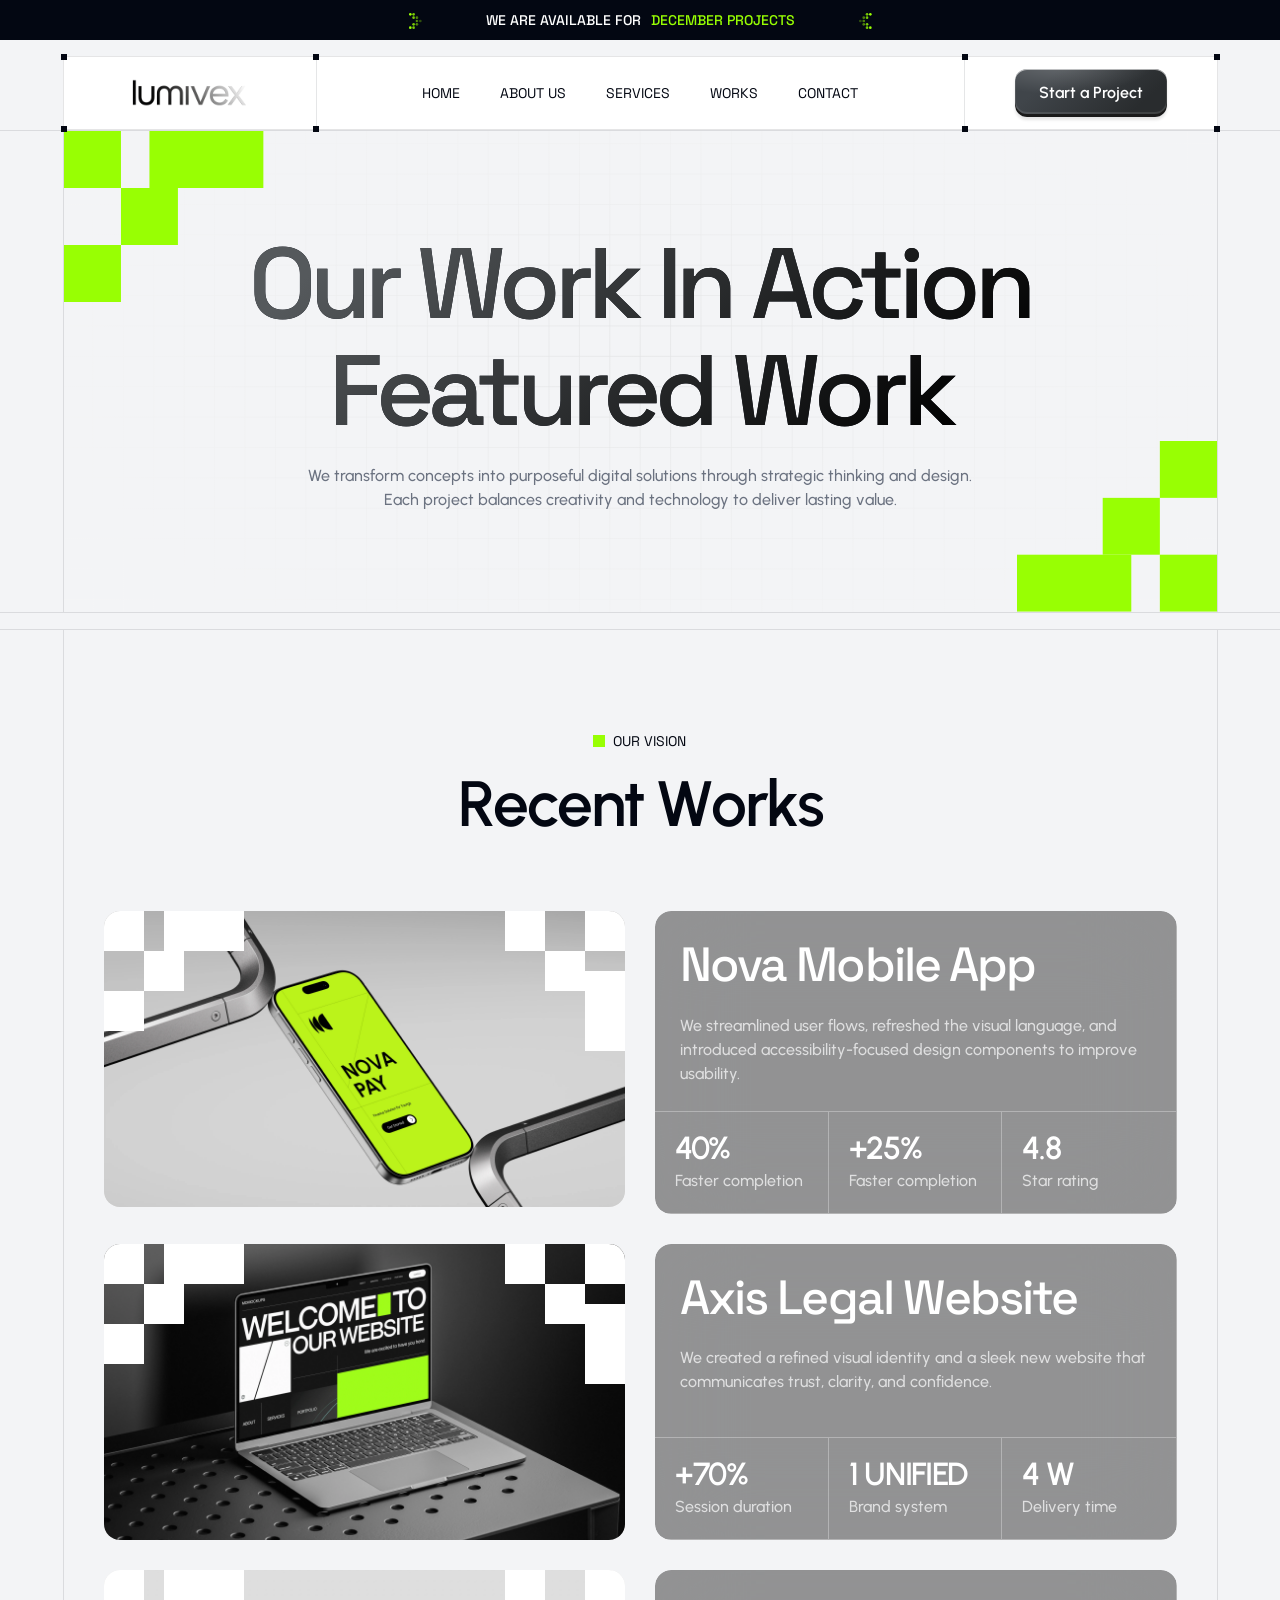
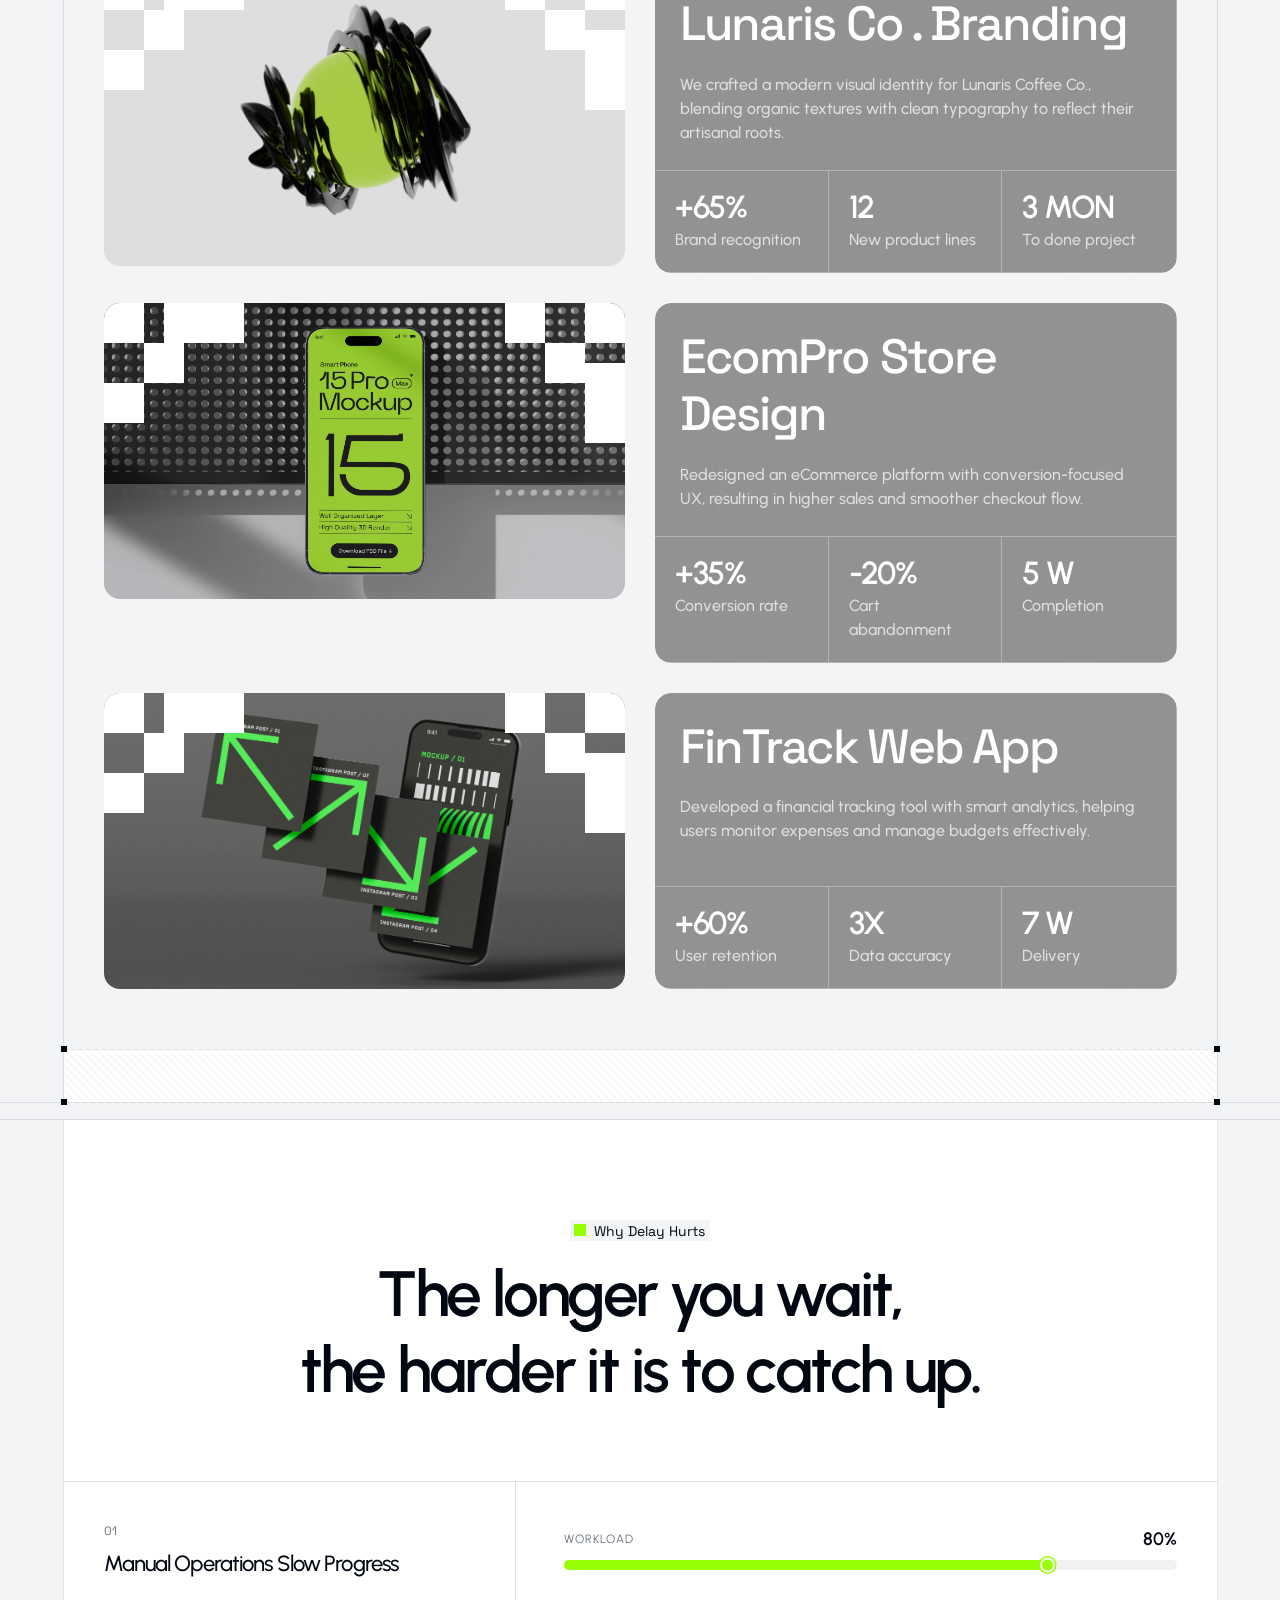
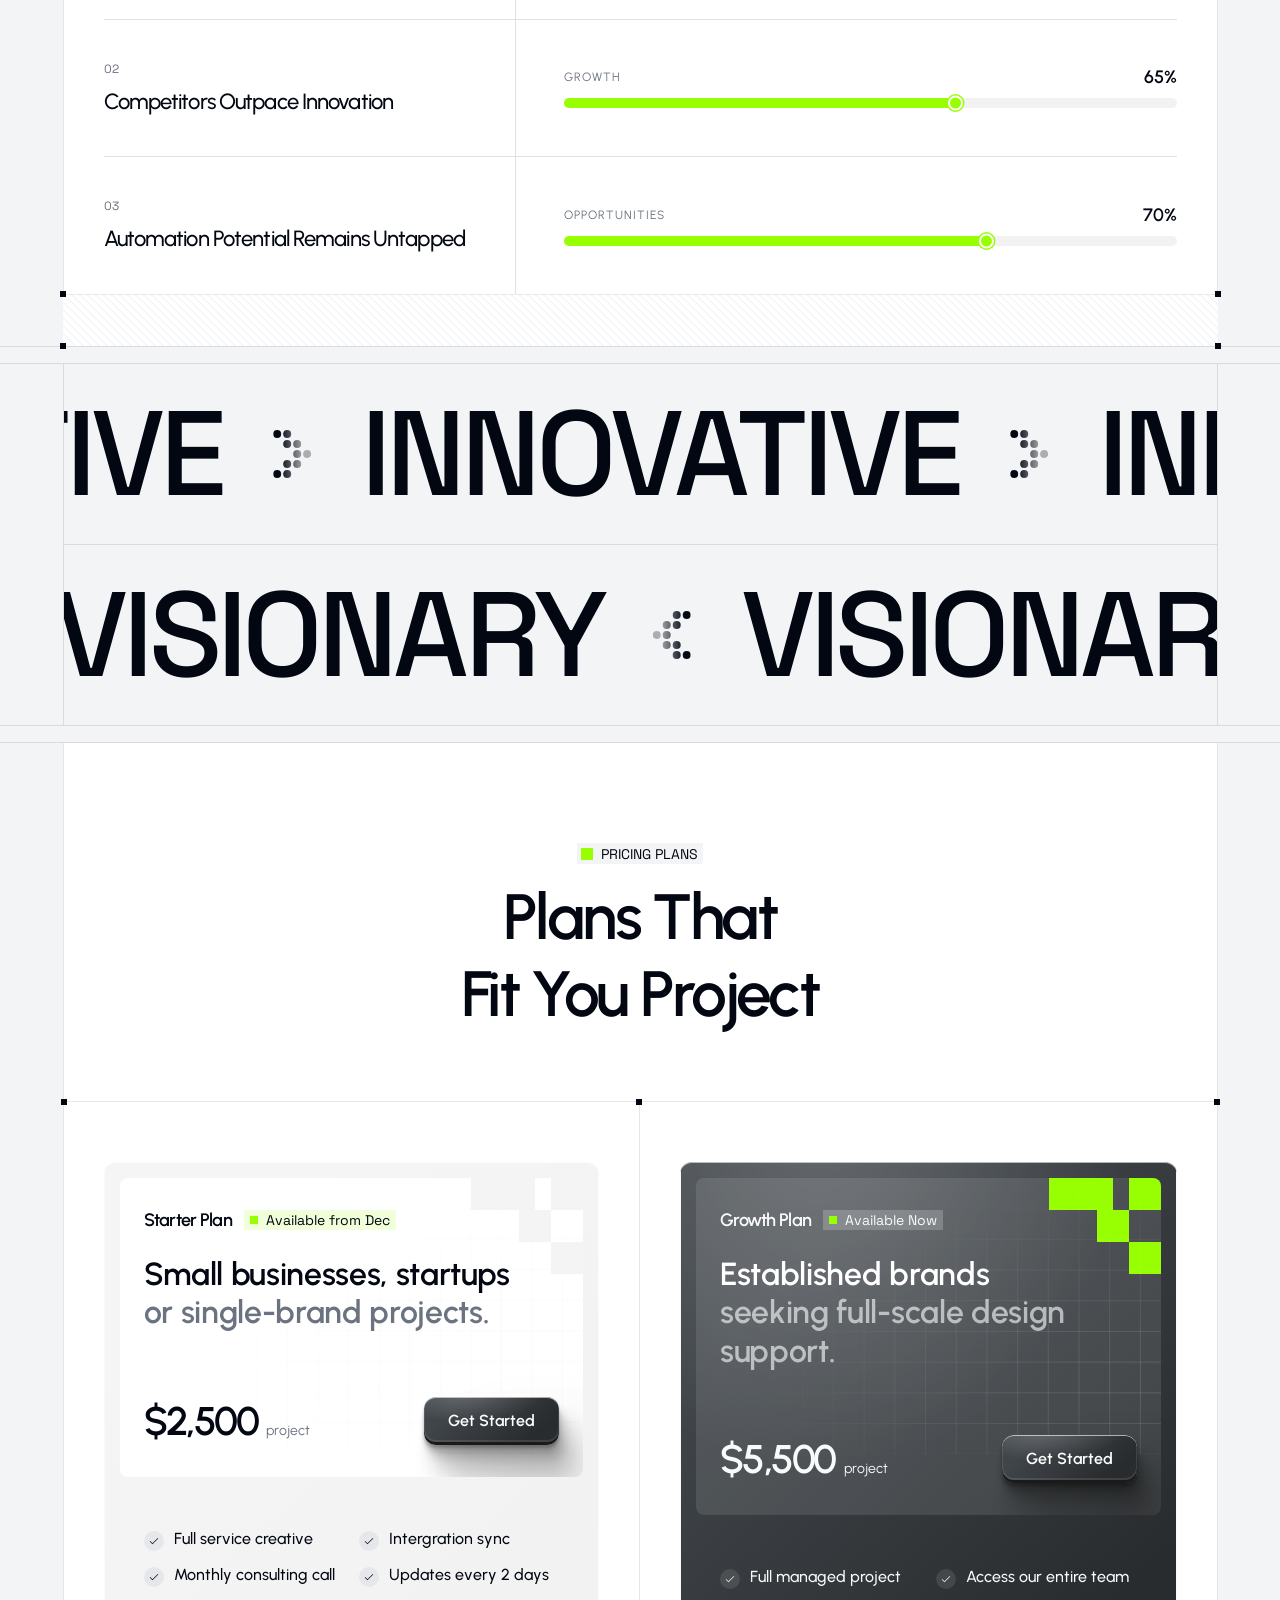
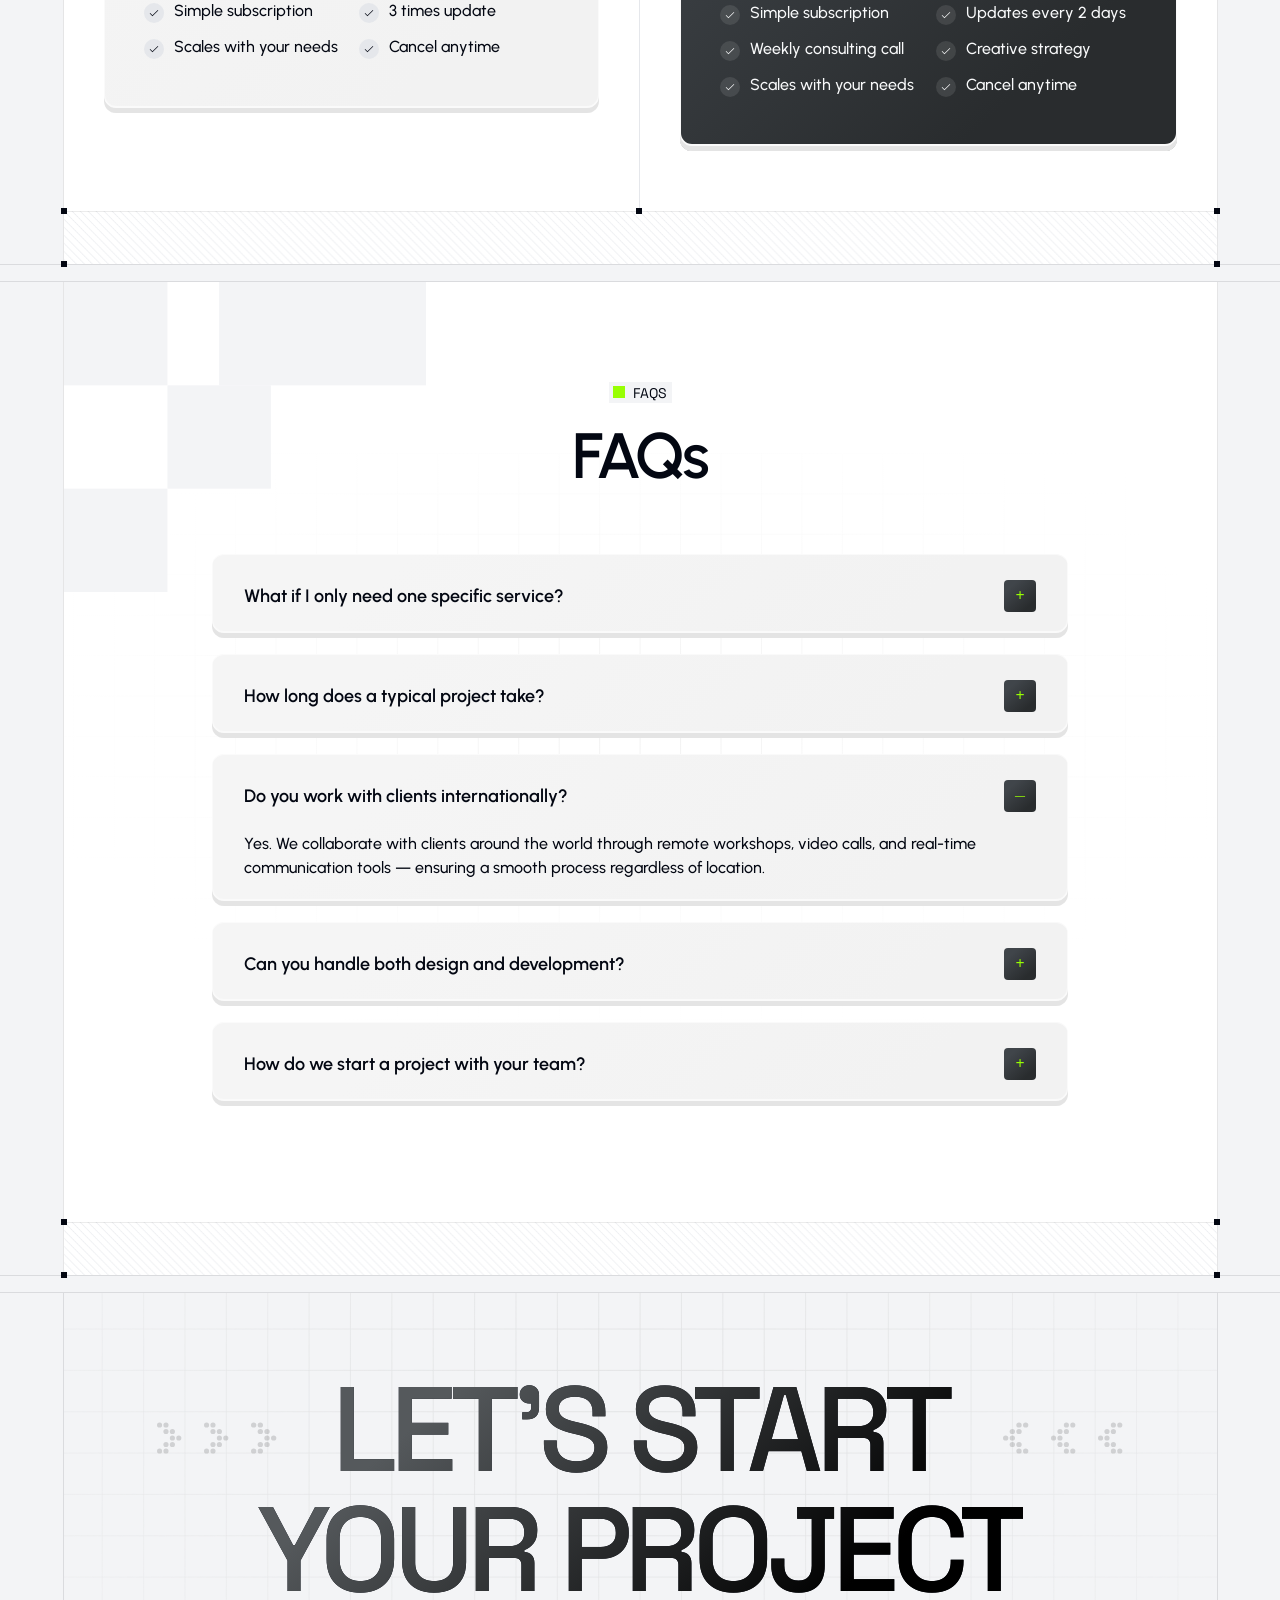
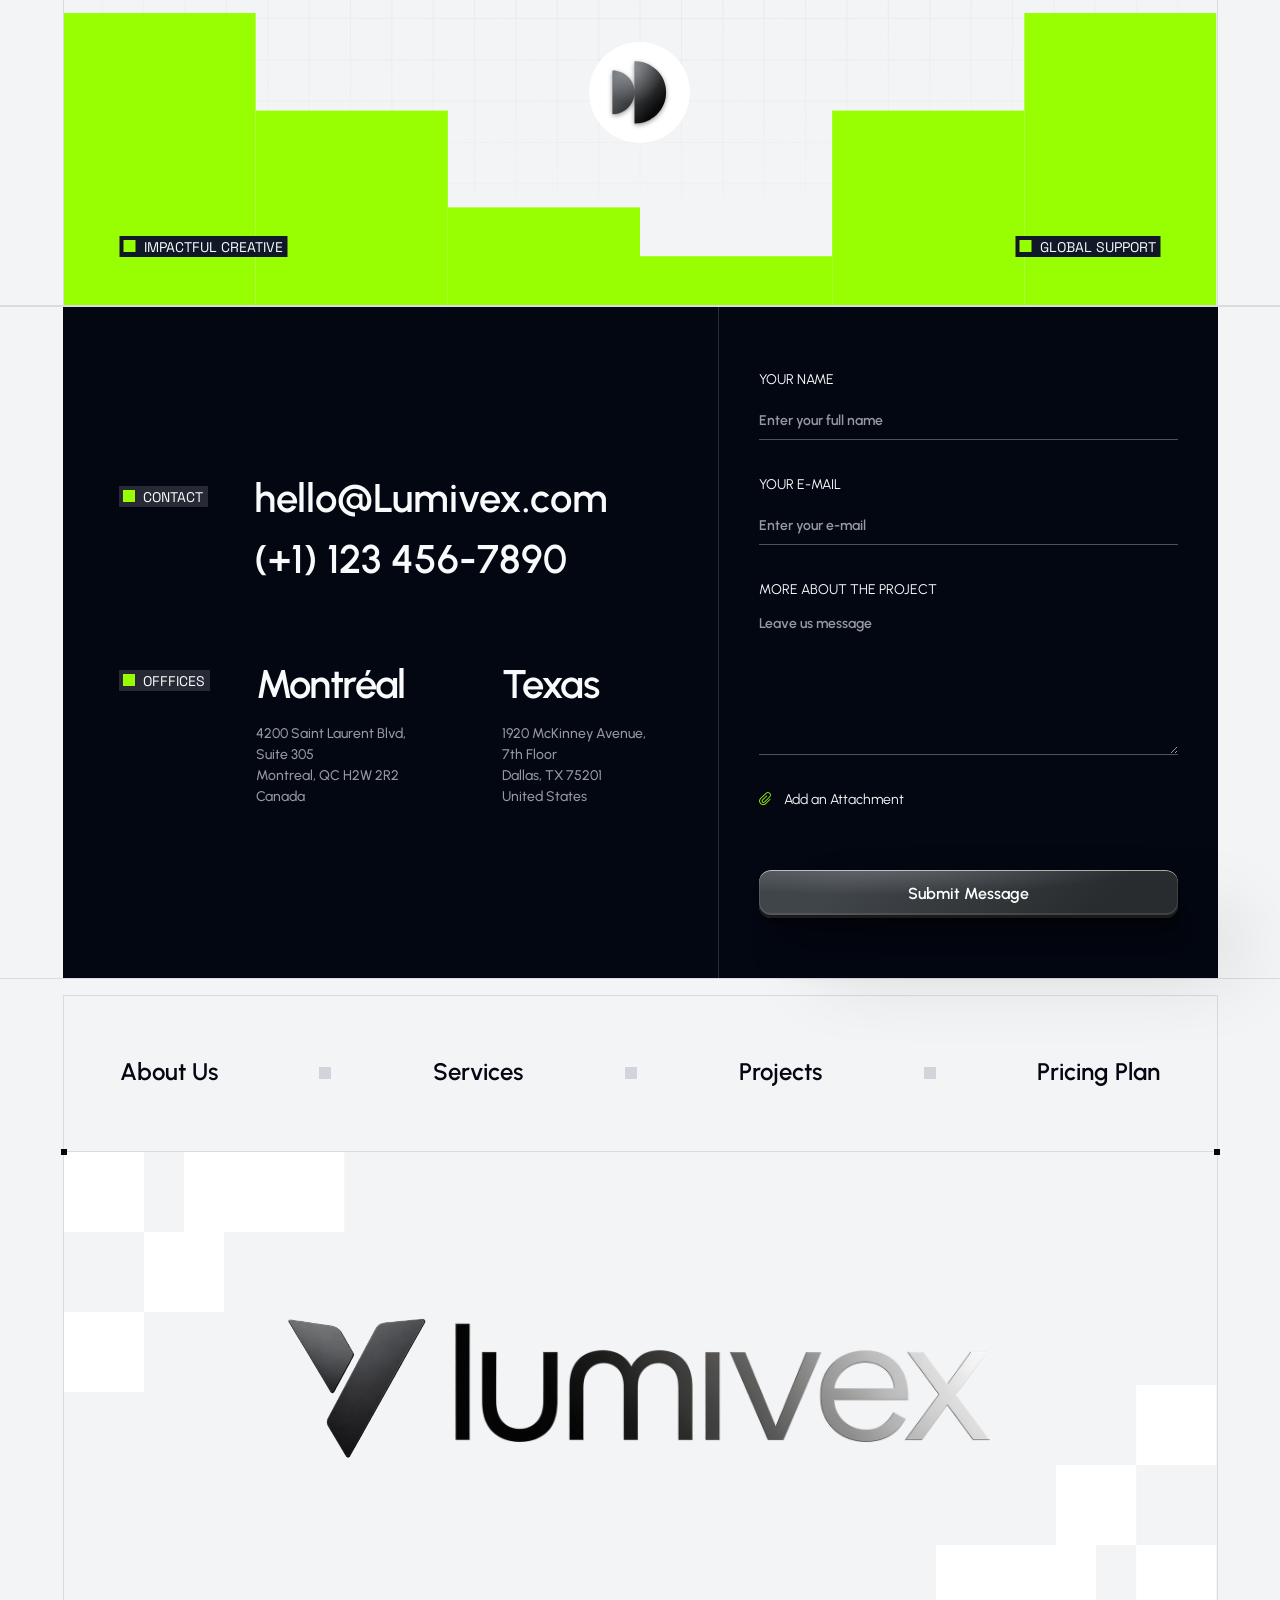
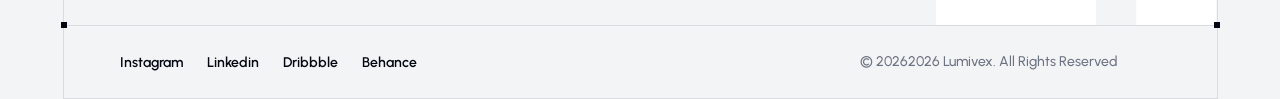
<file: work.html>
﻿<!DOCTYPE html><html lang="en"><head>
    <meta charset="UTF-8">
    <meta name="viewport" content="width=device-width, initial-scale=1.0">
    <meta name="description" content="Your Ultimate Solution for Creative Agency">
    <link rel="shortcut icon" type="image/x-icon" href="assets/images/fav.svg">
    <title>Lumivex Agency HTML Template</title>
    <!-- swiper css -->
    
    <!-- metismenu css -->
    
    <!-- bootstrap css -->
    
    <!-- bootstrap css -->
    
    <!-- odometer css -->
    
    <!-- fontawesome css -->
    
    <!-- Custom css -->
    

    <!-- swiper css -->
    
    <!-- metismenu css -->
    
    <!-- bootstrap css -->
    
    <!-- bootstrap css -->
    
    <!-- odometer css -->
    
    <!-- fontawesome css -->
    
    <!-- Custom css -->
    

    <link rel="stylesheet" href="assets/css/work.css"></head>

<body class="home-bg main-home onepage overflow-x-visible">

    <!-- Preload -->
    <div class="preloader overflow-hidden">
        <div class="site-name"><span>Lumivex</span></div>
        <div class="preloader-gutters">
            <div class="bar">
                <div class="inner-bar"></div>
            </div>
            <div class="bar">
                <div class="inner-bar"></div>
            </div>
            <div class="bar">
                <div class="inner-bar"></div>
            </div>
            <div class="bar">
                <div class="inner-bar"></div>
            </div>
            <div class="bar">
                <div class="inner-bar"></div>
            </div>
            <div class="bar">
                <div class="inner-bar"></div>
            </div>
            <div class="bar">
                <div class="inner-bar"></div>
            </div>
            <div class="bar">
                <div class="inner-bar"></div>
            </div>
        </div>
    </div>
    <!-- /Preload -->
    <!-- header area start -->
    <header class="header-style-one">
        <div class="header-top">
            <div class="header-top-inner">
                <div class="left-icon"><img src="assets/images/work/green-left.svg" alt=""></div>
                <p class="text">WE ARE AVAILABLE FOR <span>DECEMBER PROJECTS</span></p>
                <div class="right-icon"><img src="assets/images/work/green-right.svg" alt=""></div>
            </div>
        </div>
        <div class="container">
            <div class="header-style-one-wrapper">
                <div class="left-area square-dot">
                    <div class="logo-area">
                        <a href="index.html" class="logo">
                            <img src="assets/images/01.svg" alt="logo">
                        </a>
                    </div>
                    <span class="square-shape top-left"></span>
                    <span class="square-shape bottom-left"></span>
                    <span class="square-shape top-right"></span>
                    <span class="square-shape bottom-right"></span>
                </div>
                <nav class="main-nav-area">
                    <ul class="list-unstyled wpr-desktop-menu">
                        <li class="menu-item">
                            <a class="main-element" href="index.html">HOME</a>
                        </li>
                        <li class="menu-item"><a class="main-element" href="about.html">ABOUT US</a></li>
                        <li class="menu-item"><a class="main-element" href="service-details.html">SERVICES</a></li>
                        <li class="menu-item"><a class="main-element" href="work.html" class="active">WORKS</a></li>
                        <li class="menu-item"><a class="main-element" href="contact.html">CONTACT</a></li>
                    </ul>
                </nav>
                <div class="button-area-start square-dot">
                    <a href="#contact" class="wpr-btn btn-primary">
                        Start a Project
                    </a>
                    <div class="menu-btn d-flex d-lg-none d-md-flex d-sm-flex" id="menu-btn">
                        <span class="line one"></span>
                        <span class="line two"></span>
                    </div>
                    <span class="square-shape top-left"></span>
                    <span class="square-shape bottom-left"></span>
                    <span class="square-shape top-right"></span>
                    <span class="square-shape bottom-right"></span>
                </div>
                <div id="side-bar" class="side-bar">
                    <div class="sidebar-inner">
                        <!-- mobile menu area start -->
                        <div class="mobile-menu-main">
                            <nav class="nav-main mainmenu-nav">
                                <ul class="list-unstyled wpr-desktop-menu" id="mobile-menu">
                                    <!-- HOME -->
                                    <li class="menu-item">
                                        <a class="main-element" href="index.html">HOME</a>
                                    </li>
                                    <!-- ABOUT -->
                                    <li class="menu-item">
                                        <a class="main-element" href="about.html">ABOUT US</a>
                                    </li>
                                    <!-- SERVICES -->
                                    <li class="menu-item">
                                        <a class="main-element" href="service-details.html">SERVICES</a>
                                    </li>
                                    <!-- PROJECTS -->
                                    <li class="menu-item">
                                        <a class="main-element" href="work.html" class="active">WORKS</a>
                                    </li>
                                    <!-- CONTACT -->
                                    <li class="menu-item">
                                        <a class="main-element" href="contact.html">CONTACT</a>
                                    </li>
                                </ul>
                            </nav>
                        </div>
                        <!-- mobile menu area end -->
                        <div class="button-area">
                            <a href="contact.html" class="wpr-btn btn-primary">
                                Contact
                            </a>
                        </div>
                    </div>
                </div>
            </div>
        </div>
    </header>
    <!-- header area end -->

    <!-- wpr banner area start -->
    <section class="wpr-banner-area breadcrumb">
        <div class="container">
            <div class="banner-content-area">
                <h1 class="section-title text-normal wow scaleIn" data-wow-delay=".7s">
                    Our Work In Action <br> Featured Work
                </h1>
                <p class="desc">We transform concepts into purposeful digital solutions through strategic thinking and
                    design. <br>
                    Each project balances creativity and technology to deliver lasting value. </p>
                <div class="bg-shape">
                    <img src="assets/images/work/bg-shape.svg" alt="">
                </div>
                <div class="banner-shape-area">
                    <img src="assets/images/work/shape-01.svg" width="200" alt="" class="one wow fadeInLeft" data-wow-delay=".5s">
                    <img src="assets/images/work/shape-02_1.svg" width="200" alt="" class="two wow fadeInLeft" data-wow-delay=".5s">
                </div>
            </div>
        </div>
    </section>
    <!-- wpr banner area end -->
    <!-- wpr project area start -->
    <section class="wpr-project-area mb--16 inner">
        <div class="container">
            <div class="section-inner border-1">
                <div class="section-top-area">
                    <div class="section-title-area center-style">
                        <p class="sub-title">OUR VISION</p>
                        <h2 class="section-title second-font font-semi-bold text-normal wpr-text-anime-style-1"> Recent
                            Works
                        </h2>
                    </div>
                </div>
                <div class="project-slider-inner">
                    <div class="project-wrapper2">
                        <div class="image-area">
                            <a href="work.html" class="over-link"></a>
                            <img src="assets/images/work/01.webp" alt="" class="video-img">
                            <img src="assets/images/work/shape-top-left-w.svg" alt="" class="shape top-left-shape">
                            <img src="assets/images/work/shape-top-right-w.svg" width="120" alt="" class="shape top-right-shape">
                        </div>
                        <div class="slide-content">
                            <div class="product-intro">
                                <div class="top">
                                    <h3 class="title"><a href="work.html">Nova Mobile App</a>
                                    </h3>
                                    <p class="desc">We streamlined user flows, refreshed the visual
                                        language, and introduced accessibility-focused design components
                                        to
                                        improve usability.</p>
                                </div>
                                <div class="bottom">
                                    <ul>
                                        <li>
                                            <h4>40%</h4>
                                            <p>Faster completion</p>
                                        </li>
                                        <li>
                                            <h4>+25%</h4>
                                            <p>Faster completion</p>
                                        </li>
                                        <li>
                                            <h4>4.8</h4>
                                            <p>Star rating</p>
                                        </li>
                                    </ul>
                                </div>
                            </div>
                            <div class="button-area">
                                <div class="box"></div>
                                <a href="work.html">
                                    VIEW PROJECTS
                                    <svg width="18" height="18" viewBox="0 0 18 18" fill="none" xmlns="http://www.w3.org/2000/svg">
                                        <path d="M18 0V13.4751H16.5083V2.53591L1.0442 18L0 16.9061L15.4144 1.49171H4.47514V0H18Z" fill="#98FF03"></path>
                                    </svg>
                                </a>
                            </div>

                        </div>
                    </div>
                    <div class="project-wrapper2">
                        <div class="image-area">
                            <a href="work.html" class="over-link"></a>
                            <img src="assets/images/work/02.webp" alt="" class="video-img">
                            <img src="assets/images/work/shape-top-left-w.svg" alt="" class="shape top-left-shape">
                            <img src="assets/images/work/shape-top-right-w.svg" width="120" alt="" class="shape top-right-shape">
                        </div>
                        <div class="slide-content">
                            <div class="product-intro">
                                <div class="top">
                                    <h3 class="title"><a href="work.html">Axis Legal Website</a>
                                    </h3>
                                    <p class="desc">We created a refined visual identity and a sleek new
                                        website that communicates trust, clarity, and confidence.</p>
                                </div>
                                <div class="bottom">
                                    <ul>
                                        <li>
                                            <h4>+70%</h4>
                                            <p>Session duration</p>
                                        </li>
                                        <li>
                                            <h4>1 unified</h4>
                                            <p>Brand system</p>
                                        </li>
                                        <li>
                                            <h4>4 w</h4>
                                            <p>Delivery time</p>
                                        </li>
                                    </ul>
                                </div>
                            </div>
                            <div class="button-area">
                                <div class="box"></div>
                                <a href="work.html">
                                    VIEW PROJECTS
                                    <svg width="18" height="18" viewBox="0 0 18 18" fill="none" xmlns="http://www.w3.org/2000/svg">
                                        <path d="M18 0V13.4751H16.5083V2.53591L1.0442 18L0 16.9061L15.4144 1.49171H4.47514V0H18Z" fill="#98FF03"></path>
                                    </svg>
                                </a>
                            </div>
                        </div>
                    </div>
                    <div class="project-wrapper2">
                        <div class="image-area">
                            <a href="work.html" class="over-link"></a>
                            <img src="assets/images/work/03.webp" alt="" class="video-img">
                            <img src="assets/images/work/shape-top-left-w.svg" alt="" class="shape top-left-shape">
                            <img src="assets/images/work/shape-top-right-w.svg" width="120" alt="" class="shape top-right-shape">
                        </div>
                        <div class="slide-content">
                            <div class="product-intro">
                                <div class="top">
                                    <h3 class="title"><a href="work.html">Lunaris Co .
                                            Branding</a>
                                    </h3>
                                    <p class="desc">We crafted a modern visual identity for Lunaris
                                        Coffee
                                        Co., blending organic textures with clean typography to reflect
                                        their artisanal roots.</p>
                                </div>
                                <div class="bottom">
                                    <ul>
                                        <li>
                                            <h4>+65%</h4>
                                            <p>Brand recognition</p>
                                        </li>
                                        <li>
                                            <h4>12</h4>
                                            <p>New product lines</p>
                                        </li>
                                        <li>
                                            <h4>3 mon</h4>
                                            <p>To done project</p>
                                        </li>
                                    </ul>
                                </div>
                            </div>
                            <div class="button-area">
                                <div class="box"></div>
                                <a href="work.html">
                                    VIEW PROJECTS
                                    <svg width="18" height="18" viewBox="0 0 18 18" fill="none" xmlns="http://www.w3.org/2000/svg">
                                        <path d="M18 0V13.4751H16.5083V2.53591L1.0442 18L0 16.9061L15.4144 1.49171H4.47514V0H18Z" fill="#98FF03"></path>
                                    </svg>
                                </a>
                            </div>
                        </div>
                    </div>
                    <div class="project-wrapper2">
                        <div class="image-area">
                            <a href="work.html" class="over-link"></a>
                            <img src="assets/images/work/08.webp" alt="" class="video-img">
                            <img src="assets/images/work/shape-top-left-w.svg" alt="" class="shape top-left-shape">
                            <img src="assets/images/work/shape-top-right-w.svg" width="120" alt="" class="shape top-right-shape">
                        </div>
                        <div class="slide-content">
                            <div class="product-intro">
                                <div class="top">
                                    <h3 class="title"><a href="work.html">EcomPro Store Design</a></h3>
                                    <p class="desc">Redesigned an eCommerce platform with conversion-focused UX,
                                        resulting in higher sales and smoother checkout flow.</p>
                                </div>
                                <div class="bottom">
                                    <ul>
                                        <li>
                                            <h4>+35%</h4>
                                            <p>Conversion rate</p>
                                        </li>
                                        <li>
                                            <h4>-20%</h4>
                                            <p>Cart abandonment</p>
                                        </li>
                                        <li>
                                            <h4>5 w</h4>
                                            <p>Completion</p>
                                        </li>
                                    </ul>
                                </div>
                            </div>
                            <div class="button-area">
                                <div class="box"></div>
                                <a href="work.html">VIEW PROJECTS</a>
                            </div>
                        </div>
                    </div>
                    <div class="project-wrapper2">
                        <div class="image-area">
                            <a href="work.html" class="over-link"></a>
                            <img src="assets/images/work/10.webp" alt="" class="video-img">
                            <img src="assets/images/work/shape-top-left-w.svg" alt="" class="shape top-left-shape">
                            <img src="assets/images/work/shape-top-right-w.svg" width="120" alt="" class="shape top-right-shape">
                        </div>
                        <div class="slide-content">
                            <div class="product-intro">
                                <div class="top">
                                    <h3 class="title"><a href="work.html">FinTrack Web App</a></h3>
                                    <p class="desc">Developed a financial tracking tool with smart analytics, helping
                                        users monitor expenses and manage budgets effectively.</p>
                                </div>
                                <div class="bottom">
                                    <ul>
                                        <li>
                                            <h4>+60%</h4>
                                            <p>User retention</p>
                                        </li>
                                        <li>
                                            <h4>3x</h4>
                                            <p>Data accuracy</p>
                                        </li>
                                        <li>
                                            <h4>7 w</h4>
                                            <p>Delivery</p>
                                        </li>
                                    </ul>
                                </div>
                            </div>
                            <div class="button-area">
                                <div class="box"></div>
                                <a href="work.html">VIEW PROJECTS</a>
                            </div>
                        </div>
                    </div>
                </div>
                <div class="bottom-shape-area bg-white square-dot">
                    <img src="assets/images/work/shape-02_2.svg" alt="">
                    <span class="square-shape top-left"></span>
                    <span class="square-shape bottom-left"></span>
                    <span class="square-shape top-right"></span>
                    <span class="square-shape bottom-right"></span>
                </div>
            </div>
        </div>
    </section>
    <!-- wpr project area end -->

    <!-- wpr delay stats area start -->
    <section class="wpr-delay-stats-area mb--16">
        <div class="container">
            <div class="section-inner bg-white border-1">
                <div class="section-top-area">
                    <div class="section-title-area center-style">
                        <p class="sub-title delay-stats-badge">Why Delay Hurts</p>
                        <h2 class="section-title second-font font-semi-bold text-normal">The longer you wait, <br> the harder it
                            is to catch up.</h2>
                    </div>
                </div>
                <div class="section-mid-area">
                    <div class="delay-stats-rows">
                        <div class="delay-stats-row">
                            <div class="delay-stats-label">
                                <span class="index"> 01</span>
                                <h3 class="title second-font font-semi-bold">Manual Operations Slow Progress</h3>
                            </div>
                            <div class="delay-stats-bar-column">
                                <div class="top">
                                    <span class="suffix">Workload</span>
                                    <span class="pct">80%</span>
                                </div>
                                <div class="delay-stats-track">
                                    <div class="delay-stats-fill" role="progressbar" aria-label="Manual operations workload" aria-valuemin="0" aria-valuemax="100" aria-valuenow="80" data-progress="80">
                                    </div>
                                </div>
                            </div>
                        </div>
                        <div class="delay-stats-row">
                            <div class="delay-stats-label">
                                <span class="index"> 02</span>
                                <h3 class="title second-font font-semi-bold">Competitors Outpace Innovation</h3>
                            </div>
                            <div class="delay-stats-bar-column">
                                <div class="top">
                                    <span class="suffix">Growth</span>
                                    <span class="pct">65%</span>
                                </div>
                                <div class="delay-stats-track">
                                    <div class="delay-stats-fill" role="progressbar" aria-label="Competitor growth pace" aria-valuemin="0" aria-valuemax="100" aria-valuenow="65" data-progress="65">
                                    </div>
                                </div>
                            </div>
                        </div>
                        <div class="delay-stats-row">
                            <div class="delay-stats-label">
                                <span class="index"> 03</span>
                                <h3 class="title second-font font-semi-bold">Automation Potential Remains Untapped</h3>
                            </div>
                            <div class="delay-stats-bar-column">
                                <div class="top">
                                    <span class="suffix">Opportunities</span>
                                    <span class="pct">70%</span>
                                </div>
                                <div class="delay-stats-track">
                                    <div class="delay-stats-fill" role="progressbar" aria-label="Automation opportunities" aria-valuemin="0" aria-valuemax="100" aria-valuenow="70" data-progress="70">
                                    </div>
                                </div>
                            </div>
                        </div>
                    </div>
                </div>
            </div>
            <div class="bottom-shape-area bg-white square-dot">
                <img src="assets/images/work/shape-02_2.svg" alt="">
                <span class="square-shape top-left"></span>
                <span class="square-shape bottom-left"></span>
                <span class="square-shape top-right"></span>
                <span class="square-shape bottom-right"></span>
            </div>
        </div>
    </section>
    <!-- wpr delay stats area end -->

    <!-- wpr marquee area start -->
    <section class="wpr-marquee-area mb--16">
        <div class="container">
            <div class="section-inner overflow-hidden border-1">
                <div class="text-wrapper first-text">
                    <div class="text-split scrollingtext-1">
                        <h2 class="title">
                            Innovative <span><img src="assets/images/work/black-right.svg" alt=""></span>
                            Innovative <span><img src="assets/images/work/black-right.svg" alt=""></span>
                            Innovative <span><img src="assets/images/work/black-right.svg" alt=""></span>
                            Innovative <span><img src="assets/images/work/black-right.svg" alt=""></span>
                            Innovative <span><img src="assets/images/work/black-right.svg" alt=""></span>
                            Innovative <span><img src="assets/images/work/black-right.svg" alt=""></span>
                            Innovative <span><img src="assets/images/work/black-right.svg" alt=""></span>
                            Innovative <span><img src="assets/images/work/black-right.svg" alt=""></span>
                            Innovative <span><img src="assets/images/work/black-right.svg" alt=""></span>
                            Innovative <span><img src="assets/images/work/black-right.svg" alt=""></span>
                            Innovative <span><img src="assets/images/work/black-right.svg" alt=""></span>
                            Innovative <span><img src="assets/images/work/black-right.svg" alt=""></span>
                            Innovative <span><img src="assets/images/work/black-right.svg" alt=""></span>
                            Innovative <span><img src="assets/images/work/black-right.svg" alt=""></span>
                            Innovative <span><img src="assets/images/work/black-right.svg" alt=""></span>
                            Innovative <span><img src="assets/images/work/black-right.svg" alt=""></span>
                            Innovative <span><img src="assets/images/work/black-right.svg" alt=""></span>
                            Innovative <span><img src="assets/images/work/black-right.svg" alt=""></span>
                        </h2>
                    </div>
                </div>
                <div class="text-wrapper">
                    <div class="text-split scrollingtext-2">
                        <h2 class="title">
                            Visionary <span><img src="assets/images/work/black-left.svg" alt=""></span>
                            Visionary <span><img src="assets/images/work/black-left.svg" alt=""></span>
                            Visionary <span><img src="assets/images/work/black-left.svg" alt=""></span>
                            Visionary <span><img src="assets/images/work/black-left.svg" alt=""></span>
                            Visionary <span><img src="assets/images/work/black-left.svg" alt=""></span>
                            Visionary <span><img src="assets/images/work/black-left.svg" alt=""></span>
                            Visionary <span><img src="assets/images/work/black-left.svg" alt=""></span>
                            Visionary <span><img src="assets/images/work/black-left.svg" alt=""></span>
                            Visionary <span><img src="assets/images/work/black-left.svg" alt=""></span>
                            Visionary <span><img src="assets/images/work/black-left.svg" alt=""></span>
                            Visionary <span><img src="assets/images/work/black-left.svg" alt=""></span>
                            Visionary <span><img src="assets/images/work/black-left.svg" alt=""></span>
                            Visionary <span><img src="assets/images/work/black-left.svg" alt=""></span>
                            Visionary <span><img src="assets/images/work/black-left.svg" alt=""></span>
                            Visionary <span><img src="assets/images/work/black-left.svg" alt=""></span>
                            Visionary <span><img src="assets/images/work/black-left.svg" alt=""></span>
                            Visionary <span><img src="assets/images/work/black-left.svg" alt=""></span>
                            Visionary <span><img src="assets/images/work/black-left.svg" alt=""></span>
                        </h2>
                    </div>
                </div>
            </div>
        </div>
    </section>
    <!-- wpr marquee area end -->

    <!-- wpr pricing plans area start -->
    <section id="pricing" class="wpr-pricing-plans-area mb--16">
        <div class="container">
            <div class="section-inner bg-white border-1">
                <div class="section-top-area">
                    <div class="section-title-area center-style">
                        <p class="sub-title">PRICING PLANS</p>
                        <h2 class="section-title second-font font-semi-bold text-normal">Plans That <br> Fit You Project
                        </h2>
                    </div>
                </div>
                <div class="section-mid-area">
                    <div class="pricing-inner square-dot">
                        <div class="pricing-wrapper">
                            <div class="pricing-header">
                                <div class="plan-type">
                                    <h3 class="h6">Starter Plan</h3>
                                    <p>Available from Dec</p>
                                </div>
                                <h4 class="title h5">Small businesses, startups <br> <span>or single-brand
                                        projects.</span>
                                </h4>
                                <div class="bottom-pricing">
                                    <h4 class="price">$2,500 <span> project</span></h4>
                                    <div class="button-area">
                                        <a href="contact.html" class="wpr-btn btn-primary">Get Started</a>
                                    </div>
                                </div>
                                <div class="shape-one">
                                    <img src="assets/images/work/shape-1.svg" alt="">
                                </div>
                                <div class="shape-two">
                                    <img src="assets/images/work/grid-1.svg" alt="">
                                </div>
                            </div>
                            <div class="pricing-body">
                                <ul>
                                    <li>
                                        <img src="assets/images/work/check-01.svg" alt="">
                                        Full service creative
                                    </li>
                                    <li>
                                        <img src="assets/images/work/check-01.svg" alt="">
                                        Intergration sync
                                    </li>
                                    <li>
                                        <img src="assets/images/work/check-01.svg" alt="">
                                        Monthly consulting call
                                    </li>
                                    <li>
                                        <img src="assets/images/work/check-01.svg" alt="">
                                        Updates every 2 days
                                    </li>
                                    <li>
                                        <img src="assets/images/work/check-01.svg" alt="">
                                        Simple subscription
                                    </li>
                                    <li>
                                        <img src="assets/images/work/check-01.svg" alt="">
                                        3 times update
                                    </li>
                                    <li>
                                        <img src="assets/images/work/check-01.svg" alt="">
                                        Scales with your needs
                                    </li>
                                    <li>
                                        <img src="assets/images/work/check-01.svg" alt="">
                                        Cancel anytime
                                    </li>
                                </ul>
                            </div>
                        </div>
                        <span class="square-shape top-left"></span>
                        <span class="square-shape top-right"></span>
                        <span class="square-shape bottom-right"></span>
                    </div>
                    <div class="pricing-inner square-dot">
                        <div class="pricing-wrapper dark">
                            <div class="pricing-header">
                                <div class="plan-type">
                                    <h3 class="h6">Growth Plan</h3>
                                    <p>Available Now</p>
                                </div>
                                <h4 class="title h5">Established brands <br> <span>seeking full-scale design
                                        support.</span> </h4>
                                <div class="bottom-pricing">
                                    <h4 class="price">$5,500 <span> project</span></h4>
                                    <div class="button-area">
                                        <a href="contact.html" class="wpr-btn btn-primary">Get Started</a>
                                    </div>
                                </div>
                                <div class="shape-one">
                                    <img src="assets/images/work/shape-2.svg" alt="">
                                </div>
                                <div class="shape-two">
                                    <img src="assets/images/work/grid-2.svg" alt="">
                                </div>
                            </div>
                            <div class="pricing-body">
                                <ul>
                                    <li>
                                        <img src="assets/images/work/check-03.svg" alt="">
                                        Full managed project
                                    </li>
                                    <li>
                                        <img src="assets/images/work/check-03.svg" alt="">
                                        Access our entire team
                                    </li>
                                    <li>
                                        <img src="assets/images/work/check-03.svg" alt="">
                                        Simple subscription
                                    </li>
                                    <li>
                                        <img src="assets/images/work/check-03.svg" alt="">
                                        Updates every 2 days
                                    </li>
                                    <li>
                                        <img src="assets/images/work/check-03.svg" alt="">
                                        Weekly consulting call
                                    </li>
                                    <li>
                                        <img src="assets/images/work/check-03.svg" alt="">
                                        Creative strategy
                                    </li>
                                    <li>
                                        <img src="assets/images/work/check-03.svg" alt="">
                                        Scales with your needs
                                    </li>
                                    <li>
                                        <img src="assets/images/work/check-03.svg" alt="">
                                        Cancel anytime
                                    </li>
                                </ul>
                            </div>
                        </div>
                        <span class="square-shape top-right"></span>
                    </div>
                </div>
                <div class="bottom-shape-area square-dot">
                    <img src="assets/images/work/shape-02_2.svg" alt="">
                    <span class="square-shape top-left"></span>
                    <span class="square-shape bottom-left"></span>
                    <span class="square-shape top-right"></span>
                    <span class="square-shape bottom-right"></span>
                </div>
            </div>
        </div>
    </section>
    <!-- wpr pricing plans area end -->

    <!-- wpr faq area start -->
    <section class="wpr-faq-area mb--16">
        <div class="container">
            <div class="section-inner bg-white border-1">
                <div class="section-content-area">
                    <div class="section-title-area center-style">
                        <p class="sub-title">FAQS</p>
                        <h2 class="section-title second-font font-semi-bold text-normal">FAQs </h2>
                    </div>
                    <div class="accordion-one" id="accordionExample2">

                        <div class="accordion-item">
                            <h2 class="accordion-header" id="headingSix">
                                <button class="accordion-button collapsed" type="button" data-bs-toggle="collapse" data-bs-target="#collapseSix" aria-expanded="false" aria-controls="collapseSix">
                                    What if I only need one specific service?
                                </button>
                            </h2>
                            <div id="collapseSix" class="accordion-collapse collapse" role="region" aria-labelledby="headingSix" data-bs-parent="#accordionExample2">
                                <div class="accordion-body">
                                    <p class="desc">
                                        Absolutely — you don’t need to book a full package. Whether it’s a brand
                                        refresh, a website redesign, or UI/UX for a single product, we tailor our
                                        approach to match your exact needs and budget.
                                    </p>
                                </div>
                            </div>
                        </div>

                        <div class="accordion-item">
                            <h2 class="accordion-header" id="headingSeven">
                                <button class="accordion-button collapsed" type="button" data-bs-toggle="collapse" data-bs-target="#collapseSeven" aria-expanded="false" aria-controls="collapseSeven">
                                    How long does a typical project take?
                                </button>
                            </h2>
                            <div id="collapseSeven" class="accordion-collapse collapse" role="region" aria-labelledby="headingSeven" data-bs-parent="#accordionExample2">
                                <div class="accordion-body">
                                    <p class="desc">
                                        Project timelines depend on the scope — most branding projects take 3–4 weeks,
                                        while full website or product design projects typically range from 6–8 weeks.
                                        We’ll confirm an exact timeline during the discovery phase.
                                    </p>
                                </div>
                            </div>
                        </div>

                        <div class="accordion-item">
                            <h2 class="accordion-header" id="headingEight">
                                <button class="accordion-button" type="button" data-bs-toggle="collapse" data-bs-target="#collapseEight" aria-expanded="true" aria-controls="collapseEight">
                                    Do you work with clients internationally?
                                </button>
                            </h2>
                            <div id="collapseEight" class="accordion-collapse collapse show" role="region" aria-labelledby="headingEight" data-bs-parent="#accordionExample2">
                                <div class="accordion-body">
                                    <p class="desc">
                                        Yes. We collaborate with clients around the world through remote workshops,
                                        video calls, and real-time communication tools — ensuring a smooth process
                                        regardless of location.
                                    </p>
                                </div>
                            </div>
                        </div>

                        <div class="accordion-item">
                            <h2 class="accordion-header" id="headingNine">
                                <button class="accordion-button collapsed" type="button" data-bs-toggle="collapse" data-bs-target="#collapseNine" aria-expanded="false" aria-controls="collapseNine">
                                    Can you handle both design and development?
                                </button>
                            </h2>
                            <div id="collapseNine" class="accordion-collapse collapse" role="region" aria-labelledby="headingNine" data-bs-parent="#accordionExample2">
                                <div class="accordion-body">
                                    <p class="desc">
                                        Yes. While our core focus is design, we partner with trusted developers to bring
                                        your project to life with high-quality, responsive code — ensuring seamless
                                        design-to-development handoff.
                                    </p>
                                </div>
                            </div>
                        </div>

                        <div class="accordion-item">
                            <h2 class="accordion-header" id="headingTen">
                                <button class="accordion-button collapsed" type="button" data-bs-toggle="collapse" data-bs-target="#collapseTen" aria-expanded="false" aria-controls="collapseTen">
                                    How do we start a project with your team?
                                </button>
                            </h2>
                            <div id="collapseTen" class="accordion-collapse collapse" role="region" aria-labelledby="headingTen" data-bs-parent="#accordionExample2">
                                <div class="accordion-body">
                                    <p class="desc">
                                        Simply reach out through our contact form or email. We’ll schedule a short
                                        discovery call to learn about your goals, then provide a proposal tailored to
                                        your needs.
                                    </p>
                                </div>
                            </div>
                        </div>

                    </div>

                    <div class="top-left-shape">
                        <img src="assets/images/work/top-left-shape.svg" alt="">
                    </div>
                    <div class="bg-shape">
                        <img src="assets/images/work/grid_1.svg" alt="">
                    </div>
                </div>
                <div class="bottom-shape-area square-dot">
                    <img src="assets/images/work/shape-02_2.svg" alt="">
                    <span class="square-shape top-left"></span>
                    <span class="square-shape bottom-left"></span>
                    <span class="square-shape top-right"></span>
                    <span class="square-shape bottom-right"></span>
                </div>
            </div>
        </div>
    </section>
    <!-- wpr faq area end -->

    <!-- wpr cta area start -->
    <section class="wpr-cta-area">
        <div class="container">
            <div class="section-inner border-1">
                <div class="section-title-area">
                    <h2 class="section-title">LET’s start <br> your project</h2>
                    <div class="logo"><img src="assets/images/work/cta-logo.svg" alt=""></div>
                    <div class="arrow-track right">
                        <div class="arrow"><img src="assets/images/work/arrow-left.svg" alt=""></div>
                        <div class="arrow"><img src="assets/images/work/arrow-left.svg" alt=""></div>
                        <div class="arrow"><img src="assets/images/work/arrow-left.svg" alt=""></div>
                    </div>
                    <div class="arrow-track left">
                        <div class="arrow"><img src="assets/images/work/arrow-right.svg" alt=""></div>
                        <div class="arrow"><img src="assets/images/work/arrow-right.svg" alt=""></div>
                        <div class="arrow"><img src="assets/images/work/arrow-right.svg" alt=""></div>
                    </div>
                </div>
                <div class="bg-shape"><img src="assets/images/work/grid.svg" alt=""></div>
                <div class="section-bottom-shape">
                    <img src="assets/images/work/graphic.svg" alt="">
                    <span class="tag left">IMPACTFUL CREATIVE</span>
                    <span class="tag right">GLOBAL SUPPORT</span>
                </div>
            </div>
        </div>
    </section>
    <!-- wpr cta area end -->

    <!-- wpr contact area start -->
    <section id="contact" class="wpr-contact-area mb--16">
        <div class="container">
            <div class="section-inner">
                <div class="left-content-area">
                    <div class="get-in-touch">
                        <p class="sub-title">CONTACT</p>
                        <ul>
                            <li><a href="#">hello@Lumivex.com</a></li>
                            <li><a href="#">(+1) 123 456-7890</a></li>
                        </ul>
                    </div>
                    <div class="location-area">
                        <p class="sub-title">OFFFICES</p>
                        <ul>
                            <li>
                                <h2 class="h4">Montréal</h2>
                                <p>4200 Saint Laurent Blvd, Suite 305 <br> Montreal, QC H2W 2R2 <br> Canada</p>
                            </li>
                            <li>
                                <h2 class="h4">Texas</h2>
                                <p>1920 McKinney Avenue, 7th Floor <br> Dallas, TX 75201 <br> United States</p>
                            </li>
                        </ul>
                    </div>
                </div>
                <div class="contact-form-area">
                    <form id="contact-form" action="mailer.php" method="POST" enctype="multipart/form-data">
                        <div class="single-input">
                            <label for="name">YOUR NAME</label>
                            <input type="text" id="name" name="name" placeholder="Enter your full name">
                        </div>
                        <div class="single-input">
                            <label for="email">YOUR E-MAIL</label>
                            <input type="email" id="email" name="email" placeholder="Enter your e-mail">
                        </div>
                        <div class="single-input">
                            <label for="message">MORE ABOUT THE PROJECT</label>
                            <textarea id="message" name="message" placeholder="Leave us message" required=""></textarea>
                        </div>
                        <div class="single-input last">
                            <label for="upload-attachment">
                                <i class="fa-sharp-duotone fa-light fa-paperclip"></i> Add an Attachment
                                <input type="file" name="file" id="upload-attachment">
                            </label>
                        </div>
                        <div class="form-btn-area">
                            <button type="submit" class="wpr-btn">Submit Message</button>
                        </div>
                        <div id="form-messages"></div>
                    </form>
                </div>
            </div>
        </div>
    </section>
    <!-- wpr contact area end -->

    <!-- wpr footer area start -->
    <div class="wpr-footer-area">
        <div class="container">
            <div class="section-inner border-1">
                <div class="footer-top">
                    <ul>
                        <li><a href="about.html">About Us</a></li>
                        <li class="square-dot"></li>
                        <li><a href="service-details.html">Services</a></li>
                        <li class="square-dot"></li>
                        <li><a href="work.html">Projects</a></li>
                        <li class="square-dot"></li>
                        <li><a href="#">Pricing Plan</a></li>
                    </ul>
                </div>
                <div class="footer-logo-area square-dot">
                    <a href="index.html"><img src="assets/images/footer-logo.svg" alt=""></a>
                    <div class="shape one"><img src="assets/images/work/shape-01_1.svg" alt=""></div>
                    <div class="shape two"><img src="assets/images/work/shape-02.svg" alt=""></div>
                    <span class="square-shape top-left"></span>
                    <span class="square-shape top-right"></span>
                    <span class="square-shape bottom-left"></span>
                    <span class="square-shape bottom-right"></span>
                </div>
                <div class="copyright-area">
                    <div class="left-social-area">
                        <ul>
                            <li><a href="#">Instagram</a></li>
                            <li><a href="#">Linkedin</a></li>
                            <li><a href="#">Dribbble</a></li>
                            <li><a href="#">Behance</a></li>
                        </ul>
                    </div>
                    <p class="copyright">
                        ©
                        <script>
                            document.write(
                                new Date().getFullYear()
                            )
                        </script>2026 Lumivex. All Rights Reserved
                    </p>
                    <button class="scroll-top-btn">
                        Back to Top
                        <svg width="16" height="16" viewBox="0 0 16 16" fill="none" xmlns="http://www.w3.org/2000/svg">
                            <path d="M8 3.29688L7.64062 3.64062L1.39062 9.89062L2.10938 10.6094L8 4.71875L13.8906 10.6094L14.6094 9.89062L8.35938 3.64062L8 3.29688Z" fill="black"></path>
                        </svg>
                    </button>
                </div>
            </div>
        </div>
    </div>
    <!-- wpr footer area end -->

    <!-- offcanvase search -->
    <div class="search-input-area">
        <div class="container">
            <div class="search-input-inner">
                <div class="input-div">
                    <input class="search-input autocomplete" type="text" placeholder="Search by keyword or #">
                    <button><i class="far fa-search"></i></button>
                </div>
            </div>
        </div>
        <div id="close" class="search-close-icon"><i class="far fa-times"></i></div>
    </div>


    <!-- side bar area  -->

    <!-- side abr area end -->

    <button id="goTop" class="show">
        <span class="border-progress" style="--progress-angle: 360deg;"></span>
        <span class="ic-wrap">
        <span class="icon icon-long-arrow-alt-up-solid"><i class="fa-sharp fa-regular fa-arrow-up-long"></i></span>
        </span>
    </button>


    <!-- jquery js -->
    
    
    
    
    
    
    
    
    
    
    
    
    
    
    <!-- contact form js -->
    
    




    <script defer src="assets/js/work.js"></script>
</body></html>
</file>
